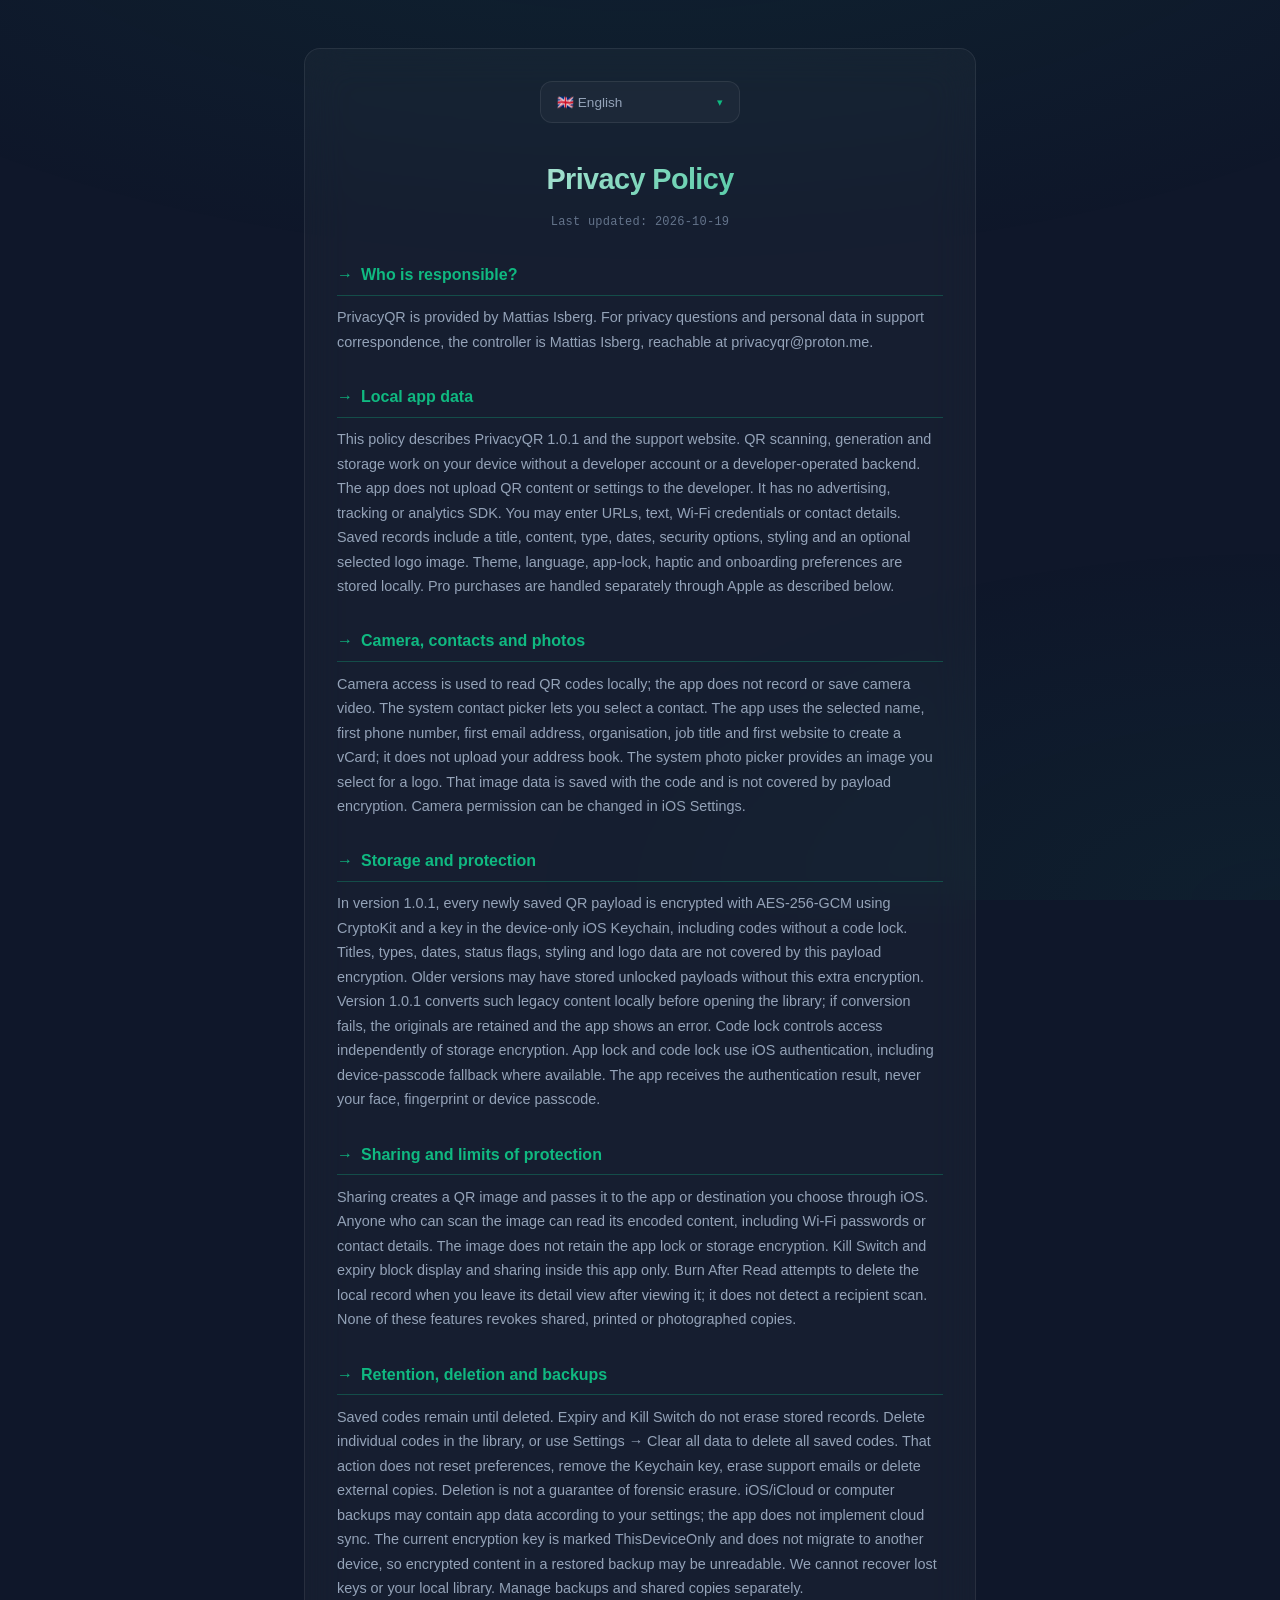
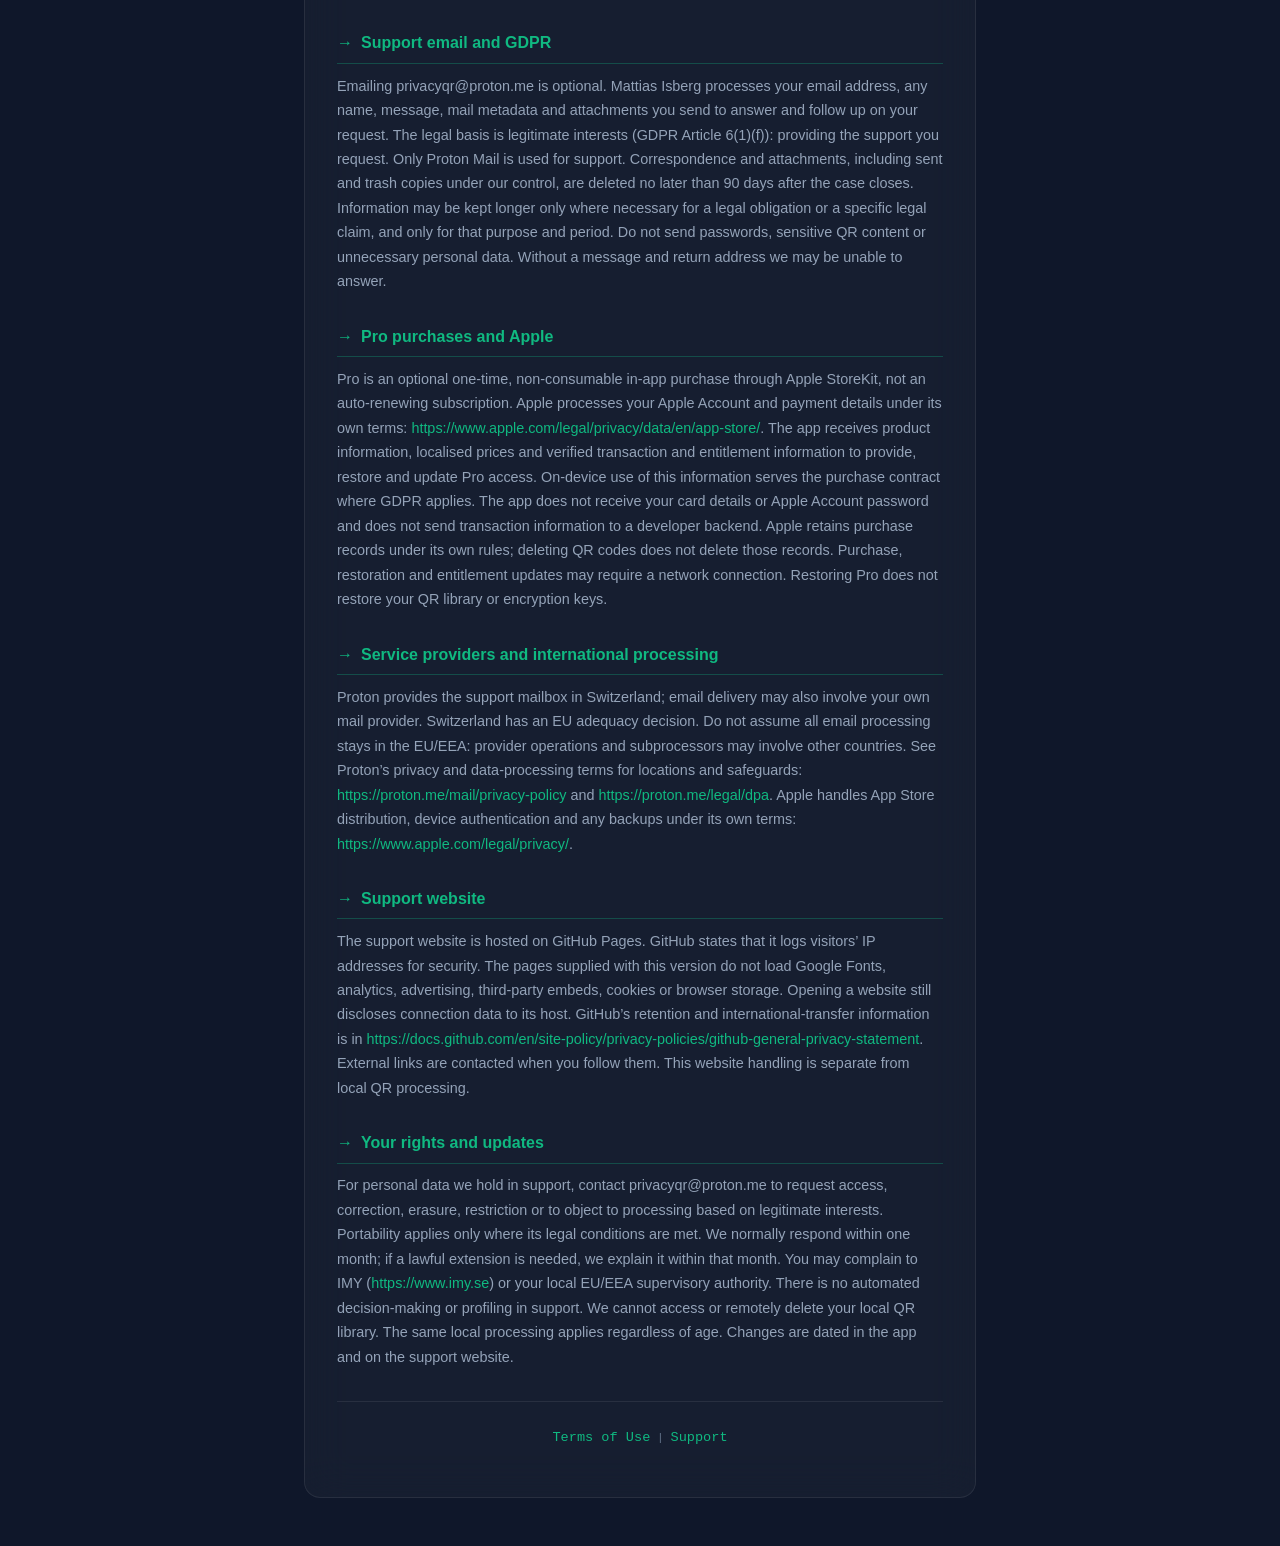
<file: privacy-policy.html>
<!DOCTYPE html>
<html lang="en">

<head>
    <meta charset="UTF-8">
    <meta name="viewport" content="width=device-width, initial-scale=1.0">
    <title>Privacy Policy – PrivacyQR</title>
    <style>
        :root {
            --trust-navy: #0F172A;
            --trust-navy-light: #1E293B;
            --secure-mint: #10B981;
            --secure-mint-glow: rgba(16, 185, 129, 0.15);
            --alert-coral: #F43F5E;
            --text-primary: #F1F5F9;
            --text-secondary: #94A3B8;
            --text-muted: #64748B;
            --surface: rgba(255, 255, 255, 0.03);
            --border: rgba(255, 255, 255, 0.08);
            --border-glow: rgba(16, 185, 129, 0.3);
        }

        * {
            margin: 0;
            padding: 0;
            box-sizing: border-box;
        }

        body {
            font-family: 'DM Sans', -apple-system, BlinkMacSystemFont, sans-serif;
            background: var(--trust-navy);
            color: var(--text-primary);
            min-height: 100vh;
            line-height: 1.7;
            overflow-x: hidden;
            overflow-wrap: anywhere;
        }

        .bg-pattern {
            position: fixed;
            top: 0;
            left: 0;
            right: 0;
            bottom: 0;
            background:
                radial-gradient(ellipse 80% 50% at 50% -20%, rgba(16, 185, 129, 0.08), transparent),
                radial-gradient(ellipse 60% 40% at 100% 100%, rgba(16, 185, 129, 0.05), transparent);
            pointer-events: none;
            z-index: 0;
        }

        .container {
            position: relative;
            z-index: 1;
            max-width: 720px;
            margin: 0 auto;
            padding: 3rem 1.5rem;
        }

        .card {
            background: var(--surface);
            border: 1px solid var(--border);
            border-radius: 16px;
            padding: 2rem;
            backdrop-filter: blur(20px);
            opacity: 0;
            animation: slideUp 0.6s ease 0.2s forwards;
        }

        /* Language Selector Dropdown */
        .lang-selector {
            display: flex;
            justify-content: center;
            margin-bottom: 2rem;
            position: relative;
            z-index: 100;
            opacity: 0;
            animation: fadeIn 0.6s ease 0.1s forwards;
        }

        .lang-dropdown {
            position: relative;
            width: 200px;
        }

        .lang-dropdown-trigger {
            width: 100%;
            padding: 0.75rem 1rem;
            background: var(--surface);
            border: 1px solid var(--border);
            border-radius: 12px;
            color: var(--text-secondary);
            font-family: 'DM Sans', sans-serif;
            font-size: 0.85rem;
            font-weight: 500;
            cursor: pointer;
            display: flex;
            align-items: center;
            justify-content: space-between;
            transition: all 0.3s ease;
            backdrop-filter: blur(10px);
        }

        .lang-dropdown-trigger:hover {
            border-color: var(--border-glow);
            background: rgba(255, 255, 255, 0.05);
        }

        .lang-dropdown-trigger .chevron {
            font-size: 0.7rem;
            transition: transform 0.3s ease;
            color: var(--secure-mint);
        }

        .lang-dropdown.active .lang-dropdown-trigger .chevron {
            transform: rotate(180deg);
        }

        .lang-dropdown-menu {
            position: absolute;
            top: calc(100% + 8px);
            left: 0;
            right: 0;
            background: rgba(15, 23, 42, 0.95);
            border: 1px solid var(--border);
            border-radius: 12px;
            overflow: hidden;
            display: none;
            flex-direction: column;
            backdrop-filter: blur(20px);
            box-shadow: 0 20px 40px rgba(0, 0, 0, 0.4);
            max-height: 300px;
            overflow-y: auto;
            z-index: 101;
        }

        .lang-dropdown.active .lang-dropdown-menu {
            display: flex;
        }

        .lang-option {
            padding: 0.75rem 1rem;
            font-size: 0.85rem;
            color: var(--text-secondary);
            cursor: pointer;
            transition: all 0.2s ease;
            display: flex;
            align-items: center;
            gap: 0.75rem;
        }

        .lang-option:hover {
            background: var(--secure-mint-glow);
            color: var(--secure-mint);
        }

        .lang-option.active {
            background: var(--secure-mint);
            color: var(--trust-navy);
            font-weight: 600;
        }

        /* Custom Scrollbar for dropdown */
        .lang-dropdown-menu::-webkit-scrollbar {
            width: 4px;
        }

        .lang-dropdown-menu::-webkit-scrollbar-track {
            background: transparent;
        }

        .lang-dropdown-menu::-webkit-scrollbar-thumb {
            background: var(--border);
            border-radius: 10px;
        }

        h1 {
            font-size: 1.8rem;
            font-weight: 700;
            letter-spacing: -0.02em;
            margin-bottom: 0.5rem;
            text-align: center;
            background: linear-gradient(135deg, var(--text-primary), var(--secure-mint));
            -webkit-background-clip: text;
            -webkit-text-fill-color: transparent;
            background-clip: text;
        }

        .subtitle {
            text-align: center;
            font-family: 'JetBrains Mono', monospace;
            color: var(--text-muted);
            margin-bottom: 1.5rem;
            font-size: 0.75rem;
            letter-spacing: 0.02em;
        }

        h2 {
            color: var(--secure-mint);
            font-size: 1rem;
            font-weight: 600;
            margin-top: 1.8rem;
            margin-bottom: 0.6rem;
            padding-bottom: 0.4rem;
            border-bottom: 1px solid var(--border-glow);
            display: flex;
            align-items: center;
            gap: 0.5rem;
        }

        h2::before {
            content: '→';
            font-weight: 700;
        }

        p {
            margin-bottom: 0.8rem;
            color: var(--text-secondary);
            font-size: 0.9rem;
            line-height: 1.7;
        }

        .highlight-box {
            background: var(--secure-mint-glow);
            border-left: 3px solid var(--secure-mint);
            padding: 1rem 1.2rem;
            margin: 1.2rem 0;
            border-radius: 0 10px 10px 0;
        }

        .highlight-box p {
            margin: 0;
            color: var(--secure-mint);
            font-weight: 600;
            font-size: 0.95rem;
        }

        ul {
            margin-left: 1.2rem;
            margin-bottom: 1rem;
            list-style: none;
        }

        li {
            margin-bottom: 0.4rem;
            color: var(--text-secondary);
            font-size: 0.9rem;
            position: relative;
            padding-left: 1rem;
        }

        li::before {
            content: '•';
            color: var(--secure-mint);
            position: absolute;
            left: 0;
            font-weight: bold;
        }

        .summary-table {
            width: 100%;
            margin: 1.2rem 0;
            border-collapse: collapse;
            font-size: 0.85rem;
        }

        .summary-table th,
        .summary-table td {
            padding: 0.7rem 0.5rem;
            text-align: left;
            border-bottom: 1px solid var(--border);
        }

        .summary-table th {
            color: var(--text-muted);
            font-weight: 500;
            font-size: 0.75rem;
            text-transform: uppercase;
            letter-spacing: 0.05em;
        }

        .status-no {
            color: var(--alert-coral);
            font-weight: 500;
        }

        .status-yes {
            color: var(--secure-mint);
            font-weight: 500;
        }

        .footer-links {
            margin-bottom: 1rem;
        }

        .footer-links a {
            color: var(--secure-mint);
            text-decoration: none;
            font-size: 0.85rem;
            font-weight: 500;
            transition: opacity 0.2s;
        }

        .footer-links a:hover {
            opacity: 0.8;
        }

        footer {
            text-align: center;
            margin-top: 2rem;
            padding-top: 1.5rem;
            border-top: 1px solid var(--border);
            font-family: 'JetBrains Mono', monospace;
            color: var(--text-muted);
            font-size: 0.7rem;
        }

        a {
            color: var(--secure-mint);
            text-decoration: none;
            font-weight: 500;
            transition: opacity 0.2s;
        }

        a:hover {
            opacity: 0.8;
        }

        .lang-content {
            display: none;
        }

        .lang-content.active {
            display: block;
        }

        @keyframes fadeIn {
            from {
                opacity: 0;
            }

            to {
                opacity: 1;
            }
        }

        @keyframes slideUp {
            from {
                opacity: 0;
                transform: translateY(20px);
            }

            to {
                opacity: 1;
                transform: translateY(0);
            }
        }

        @media (max-width: 480px) {
            .container {
                padding: 2rem 1rem;
            }

            h1 {
                font-size: 1.5rem;
            }

            .card {
                padding: 1.5rem;
            }
        }
    </style>
</head>

<body>
    <div class="bg-pattern"></div>
    <div class="container">
        <div class="card">
            <div class="lang-selector">
                <div class="lang-dropdown" id="langDropdown">
                    <button class="lang-dropdown-trigger" onclick="toggleLangMenu()">
                        <span id="currentLangDisplay">🇬🇧 English</span>
                        <span class="chevron">▾</span>
                    </button>
                    <div class="lang-dropdown-menu" id="langMenu">
                        <div class="lang-option" onclick="setLanguage('sv')">🇸🇪 Svenska</div>
                        <div class="lang-option active" onclick="setLanguage('en')">🇬🇧 English</div>
                        <div class="lang-option" onclick="setLanguage('de')">🇩🇪 Deutsch</div>
                        <div class="lang-option" onclick="setLanguage('fr')">🇫🇷 Français</div>
                        <div class="lang-option" onclick="setLanguage('da')">🇩🇰 Dansk</div>
                        <div class="lang-option" onclick="setLanguage('nb')">🇳🇴 Norsk</div>
                        <div class="lang-option" onclick="setLanguage('es')">🇪🇸 Español</div>
                        <div class="lang-option" onclick="setLanguage('it')">🇮🇹 Italiano</div>
                        <div class="lang-option" onclick="setLanguage('nl')">🇳🇱 Nederlands</div>
                        <div class="lang-option" onclick="setLanguage('pl')">🇵🇱 Polski</div>
                        <div class="lang-option" onclick="setLanguage('pt')">🇵🇹 Português</div>
                        <div class="lang-option" onclick="setLanguage('el')">🇬🇷 Ελληνικά</div>
                        <div class="lang-option" onclick="setLanguage('fi')">🇫🇮 Suomi</div>
                        <div class="lang-option" onclick="setLanguage('cs')">🇨🇿 Čeština</div>
                        <div class="lang-option" onclick="setLanguage('ro')">🇷🇴 Română</div>
                        <div class="lang-option" onclick="setLanguage('hu')">🇭🇺 Magyar</div>
                    </div>
                </div>
            </div>

            <!-- Swedish -->
            <!-- BEGIN GENERATED LEGAL -->
<section id="content-sv" lang="sv" class="lang-content">
<h1>Integritetspolicy</h1>
<p class="subtitle">Senast uppdaterad: 2026-10-19</p>
<h2>Vem ansvarar?</h2>
<p>PrivacyQR ges ut av Mattias Isberg. Personuppgiftsansvarig för supportkorrespondens är Mattias Isberg. Kontakta privacyqr@proton.me med frågor om integritet och personuppgifter.</p>
<h2>Appens lokala data</h2>
<p>Den här policyn beskriver PrivacyQR 1.0.1 och supportwebbplatsen. Skanning, generering och lagring av QR-koder fungerar på din enhet utan utvecklarkonto eller en backend hos utvecklaren. Appen laddar inte upp QR-innehåll eller inställningar till utvecklaren. Den har inga SDK:er för reklam, spårning eller analys. Du kan ange webbadresser, text, Wi-Fi-uppgifter och kontaktuppgifter. Sparade poster innehåller titel, innehåll, typ, datum, säkerhetsval, design och en eventuell vald logotypbild. Tema, språk, applås, haptik och onboardinginställningar sparas lokalt. Pro-köp hanteras separat genom Apple enligt nedan.</p>
<h2>Kamera, kontakter och bilder</h2>
<p>Kameran används för lokal QR-avläsning; appen spelar inte in eller sparar kameravideo. Med systemets kontaktväljare kan du välja en kontakt. Appen använder valt namn, första telefonnummer, första e-postadress, organisation, yrkestitel och första webbplats till ett vCard; din adressbok laddas inte upp. Systemets bildväljare ger appen den bild du väljer som logotyp. Bilddata sparas tillsammans med koden och omfattas inte av innehållskrypteringen. Kamerabehörigheten kan ändras i iOS-inställningarna.</p>
<h2>Lagring och skydd</h2>
<p>I version 1.0.1 krypteras allt nysparat QR-innehåll med AES-256-GCM via CryptoKit och en nyckel i den enhetsbundna iOS-nyckelringen, även för koder utan kodlås. Titlar, typer, datum, statusflaggor, design och logotypdata omfattas inte av innehållskrypteringen. Äldre versioner kan ha sparat olåst innehåll utan denna extra kryptering. Version 1.0.1 konverterar sådant äldre innehåll lokalt innan biblioteket öppnas; misslyckas konverteringen behålls originalen och appen visar ett fel. Kodlåset styr åtkomst oberoende av lagringskrypteringen. App- och kodlås använder iOS-autentisering, med enhetskod som reserv där det stöds. Appen får autentiseringsresultatet, aldrig ditt ansikte, fingeravtryck eller din enhetskod.</p>
<h2>Delning och skyddets begränsningar</h2>
<p>Vid delning skapas en QR-bild som lämnas till den app eller destination du väljer via iOS. Alla som kan skanna bilden kan läsa det kodade innehållet, även Wi-Fi-lösenord och kontaktuppgifter. Bilden behåller inte applåset eller lagringskrypteringen. Kill Switch och utgångsdatum stoppar bara visning och delning inne i appen. Burn After Read försöker radera den lokala posten när du lämnar detaljvyn efter att ha visat den; funktionen upptäcker inte en mottagares skanning. Ingen av funktionerna återkallar delade, utskrivna eller fotograferade kopior.</p>
<h2>Lagringstid, radering och säkerhetskopior</h2>
<p>Sparade koder ligger kvar tills de raderas. Utgångsdatum och Kill Switch raderar inte lagrade poster. Radera enskilda koder i biblioteket eller alla sparade koder via Inställningar → Rensa all data. Det återställer inte inställningar, tar inte bort nyckeln i nyckelringen och raderar inte supportmejl eller externa kopior. Radering garanterar inte forensisk utplåning. Säkerhetskopior i iOS/iCloud eller på en dator kan innehålla appdata beroende på dina inställningar; appen har ingen molnsynk. Den nuvarande krypteringsnyckeln är märkt ThisDeviceOnly och flyttas inte till en annan enhet. Krypterat innehåll i en återställd säkerhetskopia kan därför bli oläsbart. Vi kan inte återställa förlorade nycklar eller ditt lokala bibliotek. Hantera säkerhetskopior och delade kopior separat.</p>
<h2>Supportmejl och GDPR</h2>
<p>Det är frivilligt att mejla privacyqr@proton.me. Mattias Isberg behandlar din e-postadress, eventuellt namn, meddelande, mejlmetadata och bilagor för att svara och följa upp ditt ärende. Rättslig grund är berättigat intresse (GDPR artikel 6.1 f): att ge den support du efterfrågar. Endast Proton Mail används för support. Korrespondens och bilagor, inklusive kopior i skickat och papperskorg som vi kontrollerar, raderas senast 90 dagar efter att ärendet avslutats. Uppgifter får sparas längre bara när det behövs för en rättslig skyldighet eller ett konkret rättsligt anspråk, och bara för det ändamålet och den tiden. Skicka inte lösenord, känsligt QR-innehåll eller onödiga personuppgifter. Utan meddelande och svarsadress kan vi sakna möjlighet att svara.</p>
<h2>Pro-köp och Apple</h2>
<p>Pro är ett frivilligt engångsköp som inte förbrukas, genom Apple StoreKit, inte en automatiskt förnyad prenumeration. Apple behandlar ditt Apple-konto och dina betalningsuppgifter enligt egna villkor: <a href="https://www.apple.com/legal/privacy/data/en/app-store/">https://www.apple.com/legal/privacy/data/en/app-store/</a>. Appen får produktinformation, lokalanpassade priser och verifierad transaktions- och rättighetsinformation för att tillhandahålla, återställa och uppdatera Pro-åtkomst. Användningen av dessa uppgifter på enheten behövs för köpeavtalet där GDPR gäller. Appen får inte dina kortuppgifter eller lösenordet till ditt Apple-konto och skickar inte transaktionsuppgifter till någon backend hos utvecklaren. Apple sparar köpuppgifter enligt egna regler; radering av QR-koder raderar inte dessa uppgifter. Köp, återställning och rättighetsuppdateringar kan kräva internet. Återställning av Pro återställer inte QR-biblioteket eller krypteringsnycklarna.</p>
<h2>Tjänsteleverantörer och internationell behandling</h2>
<p>Proton tillhandahåller supportbrevlådan i Schweiz; även din egen mejlleverantör kan delta i leveransen. Schweiz har ett EU-beslut om adekvat skyddsnivå. Utgå inte från att all mejlbehandling stannar inom EU/EES: leverantörers verksamhet och underleverantörer kan omfatta andra länder. Se Protons integritets- och personuppgiftsbiträdesvillkor för platser och skyddsåtgärder: <a href="https://proton.me/mail/privacy-policy">https://proton.me/mail/privacy-policy</a> och <a href="https://proton.me/legal/dpa">https://proton.me/legal/dpa</a>. Apple hanterar App Store-distribution, enhetsautentisering och eventuella säkerhetskopior enligt egna villkor: <a href="https://www.apple.com/legal/privacy/">https://www.apple.com/legal/privacy/</a>.</p>
<h2>Supportwebbplatsen</h2>
<p>Supportwebbplatsen ligger på GitHub Pages. GitHub uppger att besökares IP-adresser loggas för säkerhetsändamål. Sidorna som följer med denna version laddar inte Google Fonts, analys, reklam, externa inbäddningar, kakor eller webbläsarlagring. Ett webbplatsbesök lämnar ändå anslutningsuppgifter till värden. GitHubs information om lagring och internationella överföringar finns på <a href="https://docs.github.com/en/site-policy/privacy-policies/github-general-privacy-statement">https://docs.github.com/en/site-policy/privacy-policies/github-general-privacy-statement</a>. Externa länkar kontaktas när du följer dem. Webbplatsens hantering är skild från lokal QR-behandling.</p>
<h2>Dina rättigheter och ändringar</h2>
<p>För personuppgifter som vi har i supporten kan du kontakta privacyqr@proton.me för tillgång, rättelse, radering, begränsning eller invändning mot behandling som stöds på berättigat intresse. Dataportabilitet gäller bara när lagens villkor är uppfyllda. Vi svarar normalt inom en månad; behövs en tillåten förlängning förklarar vi den inom samma månad. Du kan klaga hos IMY (<a href="https://www.imy.se">https://www.imy.se</a>) eller din lokala tillsynsmyndighet i EU/EES. Supporten använder inte automatiserat beslutsfattande eller profilering. Vi kan inte komma åt eller fjärradera ditt lokala QR-bibliotek. Samma lokala behandling gäller oavsett ålder. Ändringar dateras i appen och på supportwebbplatsen.</p>
<footer class="footer-links">
<a href="terms-of-service.html#sv" lang="sv">Användarvillkor</a> | <a href="index.html#sv" lang="sv">Support</a>
</footer></section>
<section id="content-en" lang="en" class="lang-content active">
<h1>Privacy Policy</h1>
<p class="subtitle">Last updated: 2026-10-19</p>
<h2>Who is responsible?</h2>
<p>PrivacyQR is provided by Mattias Isberg. For privacy questions and personal data in support correspondence, the controller is Mattias Isberg, reachable at privacyqr@proton.me.</p>
<h2>Local app data</h2>
<p>This policy describes PrivacyQR 1.0.1 and the support website. QR scanning, generation and storage work on your device without a developer account or a developer-operated backend. The app does not upload QR content or settings to the developer. It has no advertising, tracking or analytics SDK. You may enter URLs, text, Wi-Fi credentials or contact details. Saved records include a title, content, type, dates, security options, styling and an optional selected logo image. Theme, language, app-lock, haptic and onboarding preferences are stored locally. Pro purchases are handled separately through Apple as described below.</p>
<h2>Camera, contacts and photos</h2>
<p>Camera access is used to read QR codes locally; the app does not record or save camera video. The system contact picker lets you select a contact. The app uses the selected name, first phone number, first email address, organisation, job title and first website to create a vCard; it does not upload your address book. The system photo picker provides an image you select for a logo. That image data is saved with the code and is not covered by payload encryption. Camera permission can be changed in iOS Settings.</p>
<h2>Storage and protection</h2>
<p>In version 1.0.1, every newly saved QR payload is encrypted with AES-256-GCM using CryptoKit and a key in the device-only iOS Keychain, including codes without a code lock. Titles, types, dates, status flags, styling and logo data are not covered by this payload encryption. Older versions may have stored unlocked payloads without this extra encryption. Version 1.0.1 converts such legacy content locally before opening the library; if conversion fails, the originals are retained and the app shows an error. Code lock controls access independently of storage encryption. App lock and code lock use iOS authentication, including device-passcode fallback where available. The app receives the authentication result, never your face, fingerprint or device passcode.</p>
<h2>Sharing and limits of protection</h2>
<p>Sharing creates a QR image and passes it to the app or destination you choose through iOS. Anyone who can scan the image can read its encoded content, including Wi-Fi passwords or contact details. The image does not retain the app lock or storage encryption. Kill Switch and expiry block display and sharing inside this app only. Burn After Read attempts to delete the local record when you leave its detail view after viewing it; it does not detect a recipient scan. None of these features revokes shared, printed or photographed copies.</p>
<h2>Retention, deletion and backups</h2>
<p>Saved codes remain until deleted. Expiry and Kill Switch do not erase stored records. Delete individual codes in the library, or use Settings → Clear all data to delete all saved codes. That action does not reset preferences, remove the Keychain key, erase support emails or delete external copies. Deletion is not a guarantee of forensic erasure. iOS/iCloud or computer backups may contain app data according to your settings; the app does not implement cloud sync. The current encryption key is marked ThisDeviceOnly and does not migrate to another device, so encrypted content in a restored backup may be unreadable. We cannot recover lost keys or your local library. Manage backups and shared copies separately.</p>
<h2>Support email and GDPR</h2>
<p>Emailing privacyqr@proton.me is optional. Mattias Isberg processes your email address, any name, message, mail metadata and attachments you send to answer and follow up on your request. The legal basis is legitimate interests (GDPR Article 6(1)(f)): providing the support you request. Only Proton Mail is used for support. Correspondence and attachments, including sent and trash copies under our control, are deleted no later than 90 days after the case closes. Information may be kept longer only where necessary for a legal obligation or a specific legal claim, and only for that purpose and period. Do not send passwords, sensitive QR content or unnecessary personal data. Without a message and return address we may be unable to answer.</p>
<h2>Pro purchases and Apple</h2>
<p>Pro is an optional one-time, non-consumable in-app purchase through Apple StoreKit, not an auto-renewing subscription. Apple processes your Apple Account and payment details under its own terms: <a href="https://www.apple.com/legal/privacy/data/en/app-store/">https://www.apple.com/legal/privacy/data/en/app-store/</a>. The app receives product information, localised prices and verified transaction and entitlement information to provide, restore and update Pro access. On-device use of this information serves the purchase contract where GDPR applies. The app does not receive your card details or Apple Account password and does not send transaction information to a developer backend. Apple retains purchase records under its own rules; deleting QR codes does not delete those records. Purchase, restoration and entitlement updates may require a network connection. Restoring Pro does not restore your QR library or encryption keys.</p>
<h2>Service providers and international processing</h2>
<p>Proton provides the support mailbox in Switzerland; email delivery may also involve your own mail provider. Switzerland has an EU adequacy decision. Do not assume all email processing stays in the EU/EEA: provider operations and subprocessors may involve other countries. See Proton’s privacy and data-processing terms for locations and safeguards: <a href="https://proton.me/mail/privacy-policy">https://proton.me/mail/privacy-policy</a> and <a href="https://proton.me/legal/dpa">https://proton.me/legal/dpa</a>. Apple handles App Store distribution, device authentication and any backups under its own terms: <a href="https://www.apple.com/legal/privacy/">https://www.apple.com/legal/privacy/</a>.</p>
<h2>Support website</h2>
<p>The support website is hosted on GitHub Pages. GitHub states that it logs visitors’ IP addresses for security. The pages supplied with this version do not load Google Fonts, analytics, advertising, third-party embeds, cookies or browser storage. Opening a website still discloses connection data to its host. GitHub’s retention and international-transfer information is in <a href="https://docs.github.com/en/site-policy/privacy-policies/github-general-privacy-statement">https://docs.github.com/en/site-policy/privacy-policies/github-general-privacy-statement</a>. External links are contacted when you follow them. This website handling is separate from local QR processing.</p>
<h2>Your rights and updates</h2>
<p>For personal data we hold in support, contact privacyqr@proton.me to request access, correction, erasure, restriction or to object to processing based on legitimate interests. Portability applies only where its legal conditions are met. We normally respond within one month; if a lawful extension is needed, we explain it within that month. You may complain to IMY (<a href="https://www.imy.se">https://www.imy.se</a>) or your local EU/EEA supervisory authority. There is no automated decision-making or profiling in support. We cannot access or remotely delete your local QR library. The same local processing applies regardless of age. Changes are dated in the app and on the support website.</p>
<footer class="footer-links">
<a href="terms-of-service.html#en" lang="en">Terms of Use</a> | <a href="index.html#en" lang="en">Support</a>
</footer></section>
<section id="content-de" lang="de" class="lang-content">
<h1>Datenschutzerklärung</h1>
<p class="subtitle">Zuletzt aktualisiert: 2026-10-19</p>
<h2>Wer ist verantwortlich?</h2>
<p>PrivacyQR wird von Mattias Isberg bereitgestellt. Bei Fragen zum Datenschutz und zu personenbezogenen Daten in der Support-Korrespondenz ist Mattias Isberg der Verantwortliche. Er ist unter privacyqr@proton.me erreichbar.</p>
<h2>Lokale App-Daten</h2>
<p>Diese Richtlinie beschreibt PrivacyQR 1.0.1 und die Support-Website. QR-Codes scannen, erstellen und speichern funktioniert auf Ihrem Gerät ohne Entwicklerkonto und ohne vom Entwickler betriebenes Backend. Die App lädt weder QR-Inhalte noch Einstellungen zum Entwickler hoch. Sie enthält keine Werbe-, Tracking- oder Analyse-SDKs. Sie können URLs, Text, WLAN-Zugangsdaten oder Kontaktdaten eingeben. Gespeicherte Einträge enthalten Titel, Inhalt, Typ, Datumsangaben, Sicherheitsoptionen, Gestaltung und optional ein ausgewähltes Logo-Bild. Einstellungen für Design, Sprache, App-Sperre, Haptik und Einführung werden lokal gespeichert. Pro-Käufe werden separat über Apple abgewickelt, wie unten beschrieben.</p>
<h2>Kamera, Kontakte und Fotos</h2>
<p>Der Kamerazugriff wird verwendet, um QR-Codes lokal zu lesen; die App zeichnet keine Kameravideos auf und speichert sie nicht. Mit der systemeigenen Kontaktauswahl können Sie einen Kontakt auswählen. Die App verwendet den ausgewählten Namen, die erste Telefonnummer, die erste E-Mail-Adresse, Organisation, Berufsbezeichnung und erste Website, um eine vCard zu erstellen; Ihr Adressbuch wird nicht hochgeladen. Mit der systemeigenen Fotoauswahl wählen Sie ein Bild für ein Logo aus. Diese Bilddaten werden mit dem Code gespeichert und sind nicht durch die Payload-Verschlüsselung geschützt. Die Kameraberechtigung kann in den iOS-Einstellungen geändert werden.</p>
<h2>Speicherung und Schutz</h2>
<p>In Version 1.0.1 wird jede neu gespeicherte QR-Payload mit AES-256-GCM über CryptoKit und einem Schlüssel im nur auf diesem Gerät verfügbaren iOS-Schlüsselbund verschlüsselt, auch bei Codes ohne Code-Sperre. Titel, Typen, Datumsangaben, Statuskennzeichen, Gestaltung und Logodaten sind nicht von dieser Payload-Verschlüsselung erfasst. Ältere Versionen können ungesperrte Payloads ohne diese zusätzliche Verschlüsselung gespeichert haben. Version 1.0.1 konvertiert solche älteren Inhalte lokal, bevor die Bibliothek geöffnet wird; schlägt die Konvertierung fehl, bleiben die Originale erhalten und die App zeigt einen Fehler an. Die Code-Sperre steuert den Zugriff unabhängig von der Speicher-Verschlüsselung. App- und Code-Sperre verwenden die iOS-Authentifizierung, einschließlich Gerätecode als Fallback, sofern verfügbar. Die App erhält das Authentifizierungsergebnis, niemals Ihr Gesicht, Ihren Fingerabdruck oder Gerätecode.</p>
<h2>Teilen und Grenzen des Schutzes</h2>
<p>Beim Teilen wird ein QR-Bild erstellt und über iOS an die von Ihnen ausgewählte App oder das gewählte Ziel übergeben. Jeder, der das Bild scannen kann, kann den darin codierten Inhalt lesen, einschließlich WLAN-Passwörtern oder Kontaktdaten. Das Bild übernimmt weder die App-Sperre noch die Speicherverschlüsselung. Kill Switch und Ablaufdatum blockieren die Anzeige und das Teilen ausschließlich innerhalb dieser App. Burn After Read versucht, den lokalen Eintrag zu löschen, wenn Sie nach dem Ansehen dessen Detailansicht verlassen; ein Scan durch einen Empfänger wird nicht erkannt. Keine dieser Funktionen widerruft geteilte, gedruckte oder fotografierte Kopien.</p>
<h2>Aufbewahrung, Löschung und Backups</h2>
<p>Gespeicherte Codes bleiben erhalten, bis sie gelöscht werden. Ablaufdatum und Kill Switch löschen keine gespeicherten Einträge. Löschen Sie einzelne Codes in der Bibliothek oder verwenden Sie Einstellungen → Alle Daten löschen, um alle gespeicherten Codes zu löschen. Dabei werden weder Einstellungen zurückgesetzt noch der Schlüssel im Schlüsselbund entfernt, Support-E-Mails gelöscht oder externe Kopien entfernt. Eine Löschung garantiert keine forensische Löschung. iOS-/iCloud- oder Computer-Backups können Ihren Einstellungen entsprechend App-Daten enthalten; die App bietet keine Cloud-Synchronisierung. Der aktuelle Verschlüsselungsschlüssel ist mit ThisDeviceOnly markiert und wird nicht auf ein anderes Gerät übertragen. Daher können verschlüsselte Inhalte in einem wiederhergestellten Backup unlesbar sein. Wir können verlorene Schlüssel oder Ihre lokale Bibliothek nicht wiederherstellen. Verwalten Sie Backups und geteilte Kopien separat.</p>
<h2>Support-E-Mail und DSGVO</h2>
<p>Eine E-Mail an privacyqr@proton.me zu senden ist freiwillig. Mattias Isberg verarbeitet Ihre E-Mail-Adresse, einen gegebenenfalls angegebenen Namen, Ihre Nachricht, E-Mail-Metadaten und Anhänge, die Sie zur Beantwortung und Nachverfolgung Ihres Anliegens senden. Rechtsgrundlage sind berechtigte Interessen (DSGVO-Artikel 6(1)(f)): die Bereitstellung des von Ihnen angeforderten Supports. Für den Support wird ausschließlich Proton Mail verwendet. Korrespondenz und Anhänge, einschließlich gesendeter und Papierkorb-Kopien unter unserer Kontrolle, werden spätestens 90 Tage nach Abschluss des Falls gelöscht. Informationen werden nur dann länger aufbewahrt, wenn dies für eine gesetzliche Verpflichtung oder einen konkreten Rechtsanspruch erforderlich ist, und nur für diesen Zweck und Zeitraum. Senden Sie keine Passwörter, vertraulichen QR-Inhalte oder unnötigen personenbezogenen Daten. Ohne Nachricht und Absenderadresse können wir möglicherweise nicht antworten.</p>
<h2>Pro-Käufe und Apple</h2>
<p>Pro ist ein optionaler einmaliger, nicht verbrauchbarer In-App-Kauf über Apple StoreKit und kein automatisch verlängerndes Abonnement. Apple verarbeitet Ihren Apple Account und Zahlungsdaten gemäß den eigenen Bedingungen: <a href="https://www.apple.com/legal/privacy/data/en/app-store/">https://www.apple.com/legal/privacy/data/en/app-store/</a>. Die App erhält Produktinformationen, lokalisierte Preise sowie verifizierte Transaktions- und Anspruchsinformationen, um den Pro-Zugang bereitzustellen, wiederherzustellen und zu aktualisieren. Soweit die DSGVO gilt, dient die Nutzung dieser Informationen auf dem Gerät der Durchführung des Kaufvertrags. Die App erhält weder Ihre Kartendaten noch Ihr Apple-Account-Passwort und sendet keine Transaktionsinformationen an ein Entwickler-Backend. Apple bewahrt Kaufdaten nach eigenen Regeln auf; das Löschen von QR-Codes löscht diese Daten nicht. Kauf, Wiederherstellung und Aktualisierungen des Anspruchs können eine Netzwerkverbindung erfordern. Durch die Wiederherstellung von Pro werden weder Ihre QR-Bibliothek noch Ihre Verschlüsselungsschlüssel wiederhergestellt.</p>
<h2>Dienstleister und internationale Verarbeitung</h2>
<p>Proton stellt das Support-Postfach in der Schweiz bereit; an der E-Mail-Zustellung kann auch Ihr eigener E-Mail-Anbieter beteiligt sein. Für die Schweiz besteht ein Angemessenheitsbeschluss der EU. Gehen Sie nicht davon aus, dass die gesamte E-Mail-Verarbeitung in der EU/im EWR stattfindet: Anbieterbetrieb und Unterauftragsverarbeiter können weitere Länder einbeziehen. Informationen zu Standorten und Schutzmaßnahmen finden Sie in Protons Datenschutz- und Auftragsverarbeitungsbedingungen: <a href="https://proton.me/mail/privacy-policy">https://proton.me/mail/privacy-policy</a> und <a href="https://proton.me/legal/dpa">https://proton.me/legal/dpa</a>. Apple ist gemäß den eigenen Bedingungen für App-Store-Vertrieb, Geräteauthentifizierung und etwaige Backups zuständig: <a href="https://www.apple.com/legal/privacy/">https://www.apple.com/legal/privacy/</a>.</p>
<h2>Support-Website</h2>
<p>Die Support-Website wird auf GitHub Pages gehostet. GitHub gibt an, IP-Adressen von Besuchern aus Sicherheitsgründen zu protokollieren. Die mit dieser Version bereitgestellten Seiten laden weder Google Fonts noch Analyse- oder Werbedienste, Einbettungen Dritter, Cookies oder Browser-Speicher. Beim Öffnen einer Website werden dennoch Verbindungsdaten an deren Host übermittelt. Informationen von GitHub zur Aufbewahrung und internationalen Übermittlung finden Sie unter <a href="https://docs.github.com/en/site-policy/privacy-policies/github-general-privacy-statement">https://docs.github.com/en/site-policy/privacy-policies/github-general-privacy-statement</a>. Externe Links werden kontaktiert, wenn Sie ihnen folgen. Diese Verarbeitung auf der Website ist von der lokalen QR-Verarbeitung getrennt.</p>
<h2>Ihre Rechte und Aktualisierungen</h2>
<p>Bei personenbezogenen Daten, die wir im Rahmen des Supports speichern, können Sie unter privacyqr@proton.me Auskunft, Berichtigung, Löschung oder Einschränkung verlangen oder einer Verarbeitung auf Grundlage berechtigter Interessen widersprechen. Das Recht auf Datenübertragbarkeit gilt nur, wenn dessen gesetzliche Voraussetzungen erfüllt sind. Normalerweise antworten wir innerhalb eines Monats; ist eine gesetzlich zulässige Verlängerung erforderlich, erklären wir dies innerhalb dieses Monats. Sie können sich bei der IMY (<a href="https://www.imy.se">https://www.imy.se</a>) oder Ihrer örtlichen Aufsichtsbehörde in der EU/im EWR beschweren. Im Support gibt es keine automatisierte Entscheidungsfindung oder Profilbildung. Wir können nicht auf Ihre lokale QR-Bibliothek zugreifen oder sie aus der Ferne löschen. Dieselbe lokale Verarbeitung gilt unabhängig vom Alter. Änderungen werden in der App und auf der Support-Website mit Datum versehen.</p>
<footer class="footer-links">
<a href="terms-of-service.html#de" lang="de">Nutzungsbedingungen</a> | <a href="index.html#de" lang="de">Support</a>
</footer></section>
<section id="content-fr" lang="fr" class="lang-content">
<h1>Politique de confidentialité</h1>
<p class="subtitle">Dernière mise à jour : 2026-10-19</p>
<h2>Qui est responsable ?</h2>
<p>PrivacyQR est fourni par Mattias Isberg. Pour toute question relative à la confidentialité et aux données personnelles échangées dans le cadre de l’assistance, le responsable du traitement est Mattias Isberg, joignable à privacyqr@proton.me.</p>
<h2>Données locales de l’application</h2>
<p>La présente politique décrit PrivacyQR 1.0.1 et le site Web d’assistance. La lecture, la création et le stockage de codes QR fonctionnent sur votre appareil, sans compte développeur ni serveur géré par le développeur. L’application ne transmet au développeur ni le contenu des QR codes ni les réglages. Elle ne comporte aucun SDK de publicité, de suivi ou d’analyse. Vous pouvez saisir des URL, du texte, des identifiants Wi-Fi ou des coordonnées. Les enregistrements sauvegardés comprennent un titre, un contenu, un type, des dates, des options de sécurité, une mise en forme et, éventuellement, une image de logo sélectionnée. Les préférences de thème, de langue, de verrouillage de l’application, de retour haptique et de présentation sont stockées localement. Les achats Pro sont traités séparément par Apple, comme indiqué ci-dessous.</p>
<h2>Caméra, contacts et photos</h2>
<p>L’accès à la caméra sert à lire les codes QR localement ; l’application n’enregistre ni ne sauvegarde de vidéo. Le sélecteur de contacts du système vous permet de choisir un contact. L’application utilise le nom sélectionné, le premier numéro de téléphone, la première adresse e-mail, l’organisation, le poste et le premier site Web pour créer une vCard ; elle ne téléverse pas votre carnet d’adresses. Le sélecteur de photos du système fournit l’image que vous choisissez comme logo. Les données de cette image sont enregistrées avec le code et ne sont pas couvertes par le chiffrement de la charge utile. Vous pouvez modifier l’autorisation d’accès à la caméra dans les réglages d’iOS.</p>
<h2>Stockage et protection</h2>
<p>Dans la version 1.0.1, chaque charge utile QR nouvellement sauvegardée est chiffrée avec AES-256-GCM à l’aide de CryptoKit et d’une clé du trousseau iOS limitée à l’appareil, y compris pour les codes sans verrouillage. Les titres, types, dates, indicateurs d’état, mises en forme et données de logo ne sont pas couverts par ce chiffrement de la charge utile. Les anciennes versions ont pu stocker des charges utiles déverrouillées sans ce chiffrement supplémentaire. La version 1.0.1 convertit localement ces anciens contenus avant l’ouverture de la bibliothèque ; si la conversion échoue, les originaux sont conservés et l’application affiche une erreur. Le verrouillage du code contrôle l’accès indépendamment du chiffrement du stockage. Le verrouillage de l’application et des codes utilise l’authentification iOS, avec le code de l’appareil comme solution de repli lorsque cette option est disponible. L’application reçoit le résultat de l’authentification, jamais votre visage, votre empreinte digitale ni le code de votre appareil.</p>
<h2>Partage et limites de la protection</h2>
<p>Le partage crée une image QR et la transmet, via iOS, à l’application ou à la destination de votre choix. Toute personne capable de scanner l’image peut lire son contenu encodé, y compris les mots de passe Wi-Fi ou les coordonnées. L’image ne conserve ni le verrouillage de l’application ni le chiffrement du stockage. Kill Switch et l’expiration bloquent l’affichage et le partage uniquement dans cette application. Burn After Read tente de supprimer l’enregistrement local lorsque vous quittez sa vue détaillée après l’avoir consultée ; cette fonction ne détecte pas le scan effectué par un destinataire. Aucune de ces fonctionnalités ne révoque les copies partagées, imprimées ou photographiées.</p>
<h2>Conservation, suppression et sauvegardes</h2>
<p>Les codes sauvegardés sont conservés jusqu’à leur suppression. L’expiration et Kill Switch n’effacent pas les enregistrements stockés. Vous pouvez supprimer des codes individuellement dans la bibliothèque ou utiliser Réglages → Effacer toutes les données pour supprimer tous les codes sauvegardés. Cette action ne réinitialise pas les préférences, ne supprime pas la clé du trousseau, n’efface pas les e-mails d’assistance et ne supprime pas les copies externes. La suppression ne garantit pas un effacement irréversible des données. Selon vos réglages, les sauvegardes iOS/iCloud ou celles de votre ordinateur peuvent contenir des données de l’application ; celle-ci ne met pas en œuvre de synchronisation dans le cloud. La clé de chiffrement actuelle porte l’attribut ThisDeviceOnly et n’est pas transférée vers un autre appareil ; le contenu chiffré d’une sauvegarde restaurée peut donc être illisible. Nous ne pouvons pas récupérer les clés perdues ni votre bibliothèque locale. Gérez séparément les sauvegardes et les copies partagées.</p>
<h2>E-mail d’assistance et RGPD</h2>
<p>Vous pouvez écrire à privacyqr@proton.me, mais cela reste facultatif. Pour répondre à votre demande et en assurer le suivi, Mattias Isberg traite votre adresse e-mail, tout nom communiqué, votre message, les métadonnées du courriel et les pièces jointes que vous envoyez. La base juridique est l’intérêt légitime (article 6(1)(f) du RGPD) : fournir l’assistance que vous demandez. Seul Proton Mail est utilisé pour l’assistance. Les échanges et pièces jointes, y compris les copies des messages envoyés et de la corbeille que nous contrôlons, sont supprimés au plus tard 90 jours après la clôture du dossier. Les informations ne peuvent être conservées plus longtemps que si cela est nécessaire pour respecter une obligation légale ou traiter une réclamation juridique précise, et uniquement pour cette finalité et pendant la durée nécessaire. N’envoyez ni mots de passe, ni contenu QR sensible, ni données personnelles superflues. Sans message et adresse de réponse, il se peut que nous ne puissions pas vous répondre.</p>
<h2>Achats Pro et Apple</h2>
<p>Pro est un achat intégré facultatif, unique et non consommable via Apple StoreKit ; il ne s’agit pas d’un abonnement à renouvellement automatique. Apple traite votre compte Apple et vos données de paiement selon ses propres conditions : <a href="https://www.apple.com/legal/privacy/data/en/app-store/">https://www.apple.com/legal/privacy/data/en/app-store/</a>. L’application reçoit des informations sur le produit, les prix localisés ainsi que des informations vérifiées sur les transactions et les droits d’accès afin de fournir, restaurer et mettre à jour l’accès Pro. Lorsque le RGPD s’applique, l’utilisation de ces informations sur l’appareil sert à l’exécution du contrat d’achat. L’application ne reçoit ni les données de votre carte ni le mot de passe de votre compte Apple et n’envoie aucune information de transaction à un serveur du développeur. Apple conserve les données d’achat selon ses propres règles ; la suppression des codes QR ne supprime pas ces données. L’achat, la restauration et les mises à jour des droits d’accès peuvent nécessiter une connexion réseau. La restauration de Pro ne restaure ni votre bibliothèque QR ni vos clés de chiffrement.</p>
<h2>Prestataires et traitement international</h2>
<p>Proton fournit la boîte aux lettres d’assistance en Suisse ; l’acheminement des e-mails peut également faire intervenir votre propre fournisseur de messagerie. La Suisse bénéficie d’une décision d’adéquation de l’UE. Ne supposez pas que tous les traitements des e-mails restent dans l’UE/EEE : les activités du fournisseur et de ses sous-traitants peuvent impliquer d’autres pays. Consultez les règles de confidentialité et les conditions de traitement des données de Proton concernant les lieux et les garanties : <a href="https://proton.me/mail/privacy-policy">https://proton.me/mail/privacy-policy</a> et <a href="https://proton.me/legal/dpa">https://proton.me/legal/dpa</a>. Apple gère la distribution sur l’App Store, l’authentification de l’appareil et les éventuelles sauvegardes selon ses propres conditions : <a href="https://www.apple.com/legal/privacy/">https://www.apple.com/legal/privacy/</a>.</p>
<h2>Site Web d’assistance</h2>
<p>Le site Web d’assistance est hébergé sur GitHub Pages. GitHub indique consigner les adresses IP des visiteurs à des fins de sécurité. Les pages fournies avec cette version ne chargent ni Google Fonts, ni outils d’analyse ou publicités, ni contenus intégrés de tiers, ni cookies, ni données dans le stockage du navigateur. La consultation d’un site Web communique néanmoins des données de connexion à son hébergeur. Les informations de GitHub sur la conservation et les transferts internationaux figurent à l’adresse <a href="https://docs.github.com/en/site-policy/privacy-policies/github-general-privacy-statement">https://docs.github.com/en/site-policy/privacy-policies/github-general-privacy-statement</a>. Les liens externes sont contactés lorsque vous les suivez. Le traitement lié à ce site est distinct du traitement local des codes QR.</p>
<h2>Vos droits et mises à jour</h2>
<p>Pour exercer vos droits sur les données personnelles que nous détenons dans le cadre de l’assistance, écrivez à privacyqr@proton.me afin de demander l’accès, la rectification, l’effacement ou la limitation du traitement, ou de vous opposer à un traitement fondé sur l’intérêt légitime. Le droit à la portabilité s’applique uniquement lorsque ses conditions légales sont réunies. Nous répondons normalement dans un délai d’un mois ; si une prolongation légale est nécessaire, nous vous l’expliquons dans ce même délai. Vous pouvez déposer une réclamation auprès de l’IMY (<a href="https://www.imy.se">https://www.imy.se</a>) ou de l’autorité de contrôle compétente de votre pays dans l’UE/EEE. Aucun processus de décision automatisée ni profilage n’est utilisé pour l’assistance. Nous ne pouvons ni accéder à votre bibliothèque QR locale ni la supprimer à distance. Le même traitement local s’applique quel que soit l’âge. Les modifications sont datées dans l’application et sur le site Web d’assistance.</p>
<footer class="footer-links">
<a href="terms-of-service.html#fr" lang="fr">Conditions d’utilisation</a> | <a href="index.html#fr" lang="fr">Assistance</a>
</footer></section>
<section id="content-da" lang="da" class="lang-content">
<h1>Privatlivspolitik</h1>
<p class="subtitle">Senest opdateret: 2026-10-19</p>
<h2>Hvem er ansvarlig?</h2>
<p>PrivacyQR leveres af Mattias Isberg. Ved spørgsmål om privatliv og personoplysninger i supportkorrespondance er Mattias Isberg dataansvarlig og kan kontaktes på privacyqr@proton.me.</p>
<h2>Lokale appdata</h2>
<p>Denne politik beskriver PrivacyQR 1.0.1 og supportwebstedet. QR-scanning, oprettelse og lagring fungerer på din enhed uden en udviklerkonto eller en backend, der drives af udvikleren. Appen uploader ikke QR-indhold eller indstillinger til udvikleren. Den har ingen SDK’er til annoncering, sporing eller analyse. Du kan indtaste URL’er, tekst, Wi-Fi-oplysninger eller kontaktoplysninger. Gemte poster omfatter en titel, indhold, type, datoer, sikkerhedsvalg, udseende og et eventuelt valgt logobillede. Tema-, sprog-, applås-, haptik- og onboardingindstillinger gemmes lokalt. Pro-køb håndteres separat gennem Apple som beskrevet nedenfor.</p>
<h2>Kamera, kontakter og billeder</h2>
<p>Kameraadgang bruges til at læse QR-koder lokalt; appen optager eller gemmer ikke video fra kameraet. Med systemets kontaktvælger kan du vælge en kontakt. Appen bruger det valgte navn, første telefonnummer, første e-mailadresse, organisation, stillingsbetegnelse og første websted til at oprette et vCard; den uploader ikke din adressebog. Systemets fotovælger giver dig mulighed for at vælge et billede til et logo. Billeddataene gemmes sammen med koden og er ikke omfattet af payloadkryptering. Kameratilladelsen kan ændres i iOS-indstillinger.</p>
<h2>Lagring og beskyttelse</h2>
<p>I version 1.0.1 krypteres alle nyligt gemte QR-payloads med AES-256-GCM via CryptoKit og en nøgle i iOS-nøgleringen, der kun findes på enheden, også koder uden kodelås. Titler, typer, datoer, statusflag, udseende og logodata er ikke dækket af denne payloadkryptering. Ældre versioner kan have gemt ulåste payloads uden denne ekstra kryptering. Version 1.0.1 konverterer sådant ældre indhold lokalt, før biblioteket åbnes; hvis konverteringen mislykkes, bevares originalerne, og appen viser en fejl. Kodelåsen styrer adgang uafhængigt af lagringskrypteringen. App- og kodelås bruger iOS-godkendelse, herunder enhedens adgangskode som reserve, hvor det er muligt. Appen modtager godkendelsesresultatet, aldrig dit ansigt, fingeraftryk eller enhedens adgangskode.</p>
<h2>Deling og beskyttelsens begrænsninger</h2>
<p>Deling opretter et QR-billede og sender det via iOS til den app eller destination, du vælger. Alle, der kan scanne billedet, kan læse det kodede indhold, herunder Wi-Fi-adgangskoder eller kontaktoplysninger. Billedet bevarer ikke applåsen eller lagerkrypteringen. Kill Switch og udløb blokerer kun visning og deling i denne app. Burn After Read forsøger at slette den lokale post, når du forlader dens detaljevisning efter at have set den; funktionen registrerer ikke, om en modtager scanner den. Ingen af funktionerne tilbagekalder delte, udskrevne eller fotograferede kopier.</p>
<h2>Opbevaring, sletning og sikkerhedskopier</h2>
<p>Gemte koder bevares, indtil de slettes. Udløb og Kill Switch sletter ikke gemte poster. Slet enkelte koder i biblioteket, eller brug Indstillinger → Ryd alle data for at slette alle gemte koder. Handlingen nulstiller ikke indstillinger, fjerner ikke nøglen fra nøgleringen, sletter ikke support-e-mails eller eksterne kopier. Sletning garanterer ikke fuldstændig retsmedicinsk sletning. iOS/iCloud- eller computersikkerhedskopier kan indeholde appdata afhængigt af dine indstillinger; appen har ikke cloud-synkronisering. Den aktuelle krypteringsnøgle er markeret ThisDeviceOnly og overføres ikke til en anden enhed, så krypteret indhold i en gendannet sikkerhedskopi kan være ulæseligt. Vi kan ikke gendanne mistede nøgler eller dit lokale bibliotek. Administrer sikkerhedskopier og delte kopier separat.</p>
<h2>Support-e-mail og GDPR</h2>
<p>Det er frivilligt at sende en e-mail til privacyqr@proton.me. Mattias Isberg behandler din e-mailadresse, eventuelle navn, besked, e-mailmetadata og vedhæftninger, som du sender for at få svar og opfølgning på din henvendelse. Retsgrundlaget er legitime interesser (GDPR artikel 6(1)(f)): at yde den support, du anmoder om. Kun Proton Mail bruges til support. Korrespondance og vedhæftninger, herunder sendte kopier og papirkurvskopier under vores kontrol, slettes senest 90 dage efter sagens afslutning. Oplysninger opbevares kun længere, når det er nødvendigt af hensyn til en retlig forpligtelse eller et konkret retskrav, og kun til det formål og i den periode. Send ikke adgangskoder, følsomt QR-indhold eller unødvendige personoplysninger. Uden en besked og en returadresse kan vi muligvis ikke svare.</p>
<h2>Pro-køb og Apple</h2>
<p>Pro er et valgfrit engangskøb i appen, der ikke forbruges, gennem Apple StoreKit; det er ikke et automatisk fornyende abonnement. Apple behandler din Apple-konto og betalingsoplysninger efter sine egne vilkår: <a href="https://www.apple.com/legal/privacy/data/en/app-store/">https://www.apple.com/legal/privacy/data/en/app-store/</a>. Appen modtager produktoplysninger, lokaliserede priser samt verificerede transaktions- og rettighedsoplysninger for at give, gendanne og opdatere Pro-adgang. Behandlingen på enheden tjener købsaftalen, hvor GDPR gælder. Appen modtager ikke dine kortoplysninger eller adgangskoden til din Apple-konto og sender ikke transaktionsoplysninger til en backend hos udvikleren. Apple opbevarer købsposter efter sine egne regler; sletning af QR-koder sletter ikke disse poster. Køb, gendannelse og opdatering af rettigheder kan kræve en netværksforbindelse. Gendannelse af Pro gendanner ikke dit QR-bibliotek eller dine krypteringsnøgler.</p>
<h2>Tjenesteudbydere og international behandling</h2>
<p>Proton leverer supportpostkassen i Schweiz; e-maillevering kan også involvere din egen e-mailudbyder. Schweiz har en tilstrækkelighedsafgørelse fra EU. Antag ikke, at al e-mailbehandling forbliver i EU/EØS: udbyderens drift og underdatabehandlere kan involvere andre lande. Se Protons vilkår om privatliv og databehandling for oplysninger om placeringer og sikkerhedsforanstaltninger: <a href="https://proton.me/mail/privacy-policy">https://proton.me/mail/privacy-policy</a> og <a href="https://proton.me/legal/dpa">https://proton.me/legal/dpa</a>. Apple håndterer App Store-distribution, enhedsgodkendelse og eventuelle sikkerhedskopier i henhold til egne vilkår: <a href="https://www.apple.com/legal/privacy/">https://www.apple.com/legal/privacy/</a>.</p>
<h2>Supportwebsted</h2>
<p>Supportwebstedet hostes på GitHub Pages. GitHub oplyser, at besøgendes IP-adresser logges af sikkerhedshensyn. Siderne i denne version indlæser ikke Google Fonts, analyseværktøjer, annoncering, tredjepartsindlejringer, cookies eller browserlager. Når du åbner et websted, videregives forbindelsesdata stadig til dets host. GitHubs oplysninger om opbevaring og internationale overførsler findes på <a href="https://docs.github.com/en/site-policy/privacy-policies/github-general-privacy-statement">https://docs.github.com/en/site-policy/privacy-policies/github-general-privacy-statement</a>. Eksterne links kontaktes, når du følger dem. Denne behandling på webstedet er adskilt fra lokal QR-behandling.</p>
<h2>Dine rettigheder og opdateringer</h2>
<p>For personoplysninger, vi opbevarer i forbindelse med support, kan du skrive til privacyqr@proton.me for at anmode om indsigt, berigtigelse, sletning eller begrænsning eller gøre indsigelse mod behandling baseret på legitime interesser. Dataportabilitet gælder kun, når de juridiske betingelser er opfyldt. Vi svarer normalt inden for en måned; hvis en lovlig forlængelse er nødvendig, forklarer vi det inden for den måned. Du kan klage til IMY (<a href="https://www.imy.se">https://www.imy.se</a>) eller din lokale tilsynsmyndighed i EU/EØS. Der anvendes ikke automatiseret beslutningstagning eller profilering i forbindelse med support. Vi kan ikke få adgang til eller fjernslette dit lokale QR-bibliotek. Den samme lokale behandling gælder uanset alder. Ændringer dateres i appen og på supportwebstedet.</p>
<footer class="footer-links">
<a href="terms-of-service.html#da" lang="da">Brugsvilkår</a> | <a href="index.html#da" lang="da">Support</a>
</footer></section>
<section id="content-nb" lang="nb" class="lang-content">
<h1>Personvernerklæring</h1>
<p class="subtitle">Sist oppdatert: 2026-10-19</p>
<h2>Hvem er ansvarlig?</h2>
<p>PrivacyQR leveres av Mattias Isberg. For spørsmål om personvern og personopplysninger i supportkorrespondanse er Mattias Isberg behandlingsansvarlig og kan kontaktes på privacyqr@proton.me.</p>
<h2>Lokale appdata</h2>
<p>Denne personvernerklæringen beskriver PrivacyQR 1.0.1 og supportnettstedet. Skanning, oppretting og lagring av QR-koder fungerer på enheten din uten en utviklerkonto eller en backend som drives av utvikleren. Appen laster ikke opp QR-innhold eller innstillinger til utvikleren. Den har ingen SDK-er for annonsering, sporing eller analyse. Du kan skrive inn URL-er, tekst, Wi-Fi-påloggingsopplysninger eller kontaktinformasjon. Lagrede oppføringer omfatter tittel, innhold, type, datoer, sikkerhetsvalg, utforming og et eventuelt valgt logobilde. Tema-, språk-, applås-, haptikk- og introduksjonsinnstillinger lagres lokalt. Pro-kjøp håndteres separat gjennom Apple, som beskrevet nedenfor.</p>
<h2>Kamera, kontakter og bilder</h2>
<p>Kameratilgang brukes til å lese QR-koder lokalt; appen tar ikke opp eller lagrer video fra kameraet. Systemets kontaktvelger lar deg velge en kontakt. Appen bruker valgt navn, første telefonnummer, første e-postadresse, organisasjon, stillingstittel og første nettsted til å opprette et vCard; den laster ikke opp adresseboken din. Systemets bildevelger lar deg velge et bilde til en logo. Bildedataene lagres sammen med koden og omfattes ikke av payload-kryptering. Kameratillatelsen kan endres i iOS-innstillingene.</p>
<h2>Lagring og beskyttelse</h2>
<p>I versjon 1.0.1 krypteres alle nylig lagrede QR-payloads med AES-256-GCM ved hjelp av CryptoKit og en nøkkel i iOS-nøkkelringen som bare finnes på enheten, også koder uten kodelås. Titler, typer, datoer, statusflagg, utforming og logodata omfattes ikke av denne payload-krypteringen. Eldre versjoner kan ha lagret ulåste payloads uten denne ekstra krypteringen. Versjon 1.0.1 konverterer slikt eldre innhold lokalt før biblioteket åpnes. Hvis konverteringen mislykkes, beholdes originalene, og appen viser en feil. Kodelåsen styrer tilgang uavhengig av lagringskrypteringen. App- og kodelås bruker iOS-autentisering, inkludert enhetens kode som reserve der det er tilgjengelig. Appen mottar autentiseringsresultatet, aldri ansiktet, fingeravtrykket eller enhetskoden din.</p>
<h2>Deling og begrensninger i beskyttelsen</h2>
<p>Deling oppretter et QR-bilde og sender det via iOS til appen eller målet du velger. Alle som kan skanne bildet, kan lese det kodede innholdet, inkludert Wi-Fi-passord eller kontaktopplysninger. Bildet beholder ikke applåsen eller lagringskrypteringen. Kill Switch og utløp blokkerer visning og deling bare i denne appen. Burn After Read forsøker å slette den lokale oppføringen når du går ut av detaljvisningen etter å ha sett den; funksjonen oppdager ikke om en mottaker skanner den. Ingen av funksjonene tilbakekaller delte, utskrevne eller fotograferte kopier.</p>
<h2>Oppbevaring, sletting og sikkerhetskopier</h2>
<p>Lagrede koder blir værende til de slettes. Utløp og Kill Switch sletter ikke lagrede oppføringer. Slett enkeltkoder i biblioteket, eller bruk Innstillinger → Slett alle data for å slette alle lagrede koder. Denne handlingen tilbakestiller ikke innstillinger, fjerner ikke nøkkelen fra nøkkelringen, sletter ikke support-e-poster eller eksterne kopier. Sletting garanterer ikke fullstendig kriminalteknisk sletting. iOS-/iCloud- eller datamaskinsikkerhetskopier kan inneholde appdata i samsvar med innstillingene dine; appen har ikke nettskysynkronisering. Den gjeldende krypteringsnøkkelen er merket ThisDeviceOnly og overføres ikke til en annen enhet, så kryptert innhold i en gjenopprettet sikkerhetskopi kan være uleselig. Vi kan ikke gjenopprette tapte nøkler eller det lokale biblioteket ditt. Administrer sikkerhetskopier og delte kopier separat.</p>
<h2>Support-e-post og GDPR</h2>
<p>Det er frivillig å sende e-post til privacyqr@proton.me. Mattias Isberg behandler e-postadressen din, eventuelt navn, melding, e-postmetadata og vedlegg du sender for å få svar og oppfølging på henvendelsen. Det rettslige grunnlaget er berettigede interesser (GDPR artikkel 6(1)(f)): å gi supporten du ber om. Bare Proton Mail brukes til support. Korrespondanse og vedlegg, inkludert sendte kopier og papirkurvkopier under vår kontroll, slettes senest 90 dager etter at saken er avsluttet. Opplysninger oppbevares lenger bare når det er nødvendig for en rettslig forpliktelse eller et konkret rettskrav, og bare for dette formålet og tidsrommet. Ikke send passord, sensitivt QR-innhold eller unødvendige personopplysninger. Uten en melding og returadresse kan vi kanskje ikke svare.</p>
<h2>Pro-kjøp og Apple</h2>
<p>Pro er et valgfritt engangskjøp i appen som ikke forbrukes, gjennom Apple StoreKit; det er ikke et automatisk fornyende abonnement. Apple behandler Apple-kontoen din og betalingsopplysningene dine i henhold til sine egne vilkår: <a href="https://www.apple.com/legal/privacy/data/en/app-store/">https://www.apple.com/legal/privacy/data/en/app-store/</a>. Appen mottar produktinformasjon, lokaliserte priser og verifiserte transaksjons- og rettighetsopplysninger for å gi, gjenopprette og oppdatere Pro-tilgang. Behandlingen på enheten brukes til kjøpsavtalen der GDPR gjelder. Appen mottar ikke kortopplysningene eller passordet til Apple-kontoen din og sender ikke transaksjonsinformasjon til en backend som drives av utvikleren. Apple oppbevarer kjøpsopplysninger etter egne regler; sletting av QR-koder sletter ikke disse opplysningene. Kjøp, gjenoppretting og oppdatering av rettigheter kan kreve nettverkstilkobling. Gjenoppretting av Pro gjenoppretter ikke QR-biblioteket eller krypteringsnøklene dine.</p>
<h2>Tjenesteleverandører og internasjonal behandling</h2>
<p>Proton leverer supportpostkassen i Sveits; e-postlevering kan også involvere din egen e-postleverandør. Sveits har en adekvansbeslutning fra EU. Ikke legg til grunn at all e-postbehandling skjer innenfor EU/EØS: leverandørens drift og underdatabehandlere kan involvere andre land. Se Protons vilkår for personvern og databehandling for informasjon om lokasjoner og sikkerhetstiltak: <a href="https://proton.me/mail/privacy-policy">https://proton.me/mail/privacy-policy</a> og <a href="https://proton.me/legal/dpa">https://proton.me/legal/dpa</a>. Apple håndterer App Store-distribusjon, enhetsautentisering og eventuelle sikkerhetskopier i henhold til egne vilkår: <a href="https://www.apple.com/legal/privacy/">https://www.apple.com/legal/privacy/</a>.</p>
<h2>Supportnettsted</h2>
<p>Supportnettstedet er driftet på GitHub Pages. GitHub opplyser at besøkendes IP-adresser logges av sikkerhetshensyn. Sidene som følger med denne versjonen, laster ikke inn Google Fonts, analyseverktøy, annonser, tredjepartsinnbygginger, informasjonskapsler eller nettleserlagring. Når du åpner et nettsted, oppgis tilkoblingsdata likevel til verten. GitHubs informasjon om oppbevaring og internasjonal overføring finnes på <a href="https://docs.github.com/en/site-policy/privacy-policies/github-general-privacy-statement">https://docs.github.com/en/site-policy/privacy-policies/github-general-privacy-statement</a>. Eksterne lenker kontaktes når du følger dem. Denne behandlingen på nettstedet er atskilt fra lokal QR-behandling.</p>
<h2>Dine rettigheter og oppdateringer</h2>
<p>For personopplysninger vi oppbevarer i forbindelse med support, kan du kontakte privacyqr@proton.me for å be om innsyn, retting, sletting eller begrensning, eller protestere mot behandling basert på berettigede interesser. Dataportabilitet gjelder bare når de juridiske vilkårene er oppfylt. Vi svarer vanligvis innen én måned; hvis en lovlig utsettelse er nødvendig, forklarer vi det innen den måneden. Du kan klage til IMY (<a href="https://www.imy.se">https://www.imy.se</a>) eller din lokale tilsynsmyndighet i EU/EØS. Support innebærer ingen automatiserte avgjørelser eller profilering. Vi kan ikke få tilgang til eller slette det lokale QR-biblioteket ditt eksternt. Den samme lokale behandlingen gjelder uansett alder. Endringer dateres i appen og på supportnettstedet.</p>
<footer class="footer-links">
<a href="terms-of-service.html#nb" lang="nb">Bruksvilkår</a> | <a href="index.html#nb" lang="nb">Support</a>
</footer></section>
<section id="content-es" lang="es" class="lang-content">
<h1>Política de privacidad</h1>
<p class="subtitle">Última actualización: 2026-10-19</p>
<h2>¿Quién es el responsable?</h2>
<p>PrivacyQR es proporcionada por Mattias Isberg. Para consultas sobre privacidad y datos personales incluidos en la correspondencia de asistencia, el responsable del tratamiento es Mattias Isberg, a quien puede contactar en privacyqr@proton.me.</p>
<h2>Datos locales de la app</h2>
<p>Esta política describe PrivacyQR 1.0.1 y el sitio web de asistencia. El escaneo, la generación y el almacenamiento de códigos QR funcionan en su dispositivo sin una cuenta de desarrollador ni un backend gestionado por el desarrollador. La app no sube al desarrollador el contenido de los códigos QR ni la configuración. No contiene SDK de publicidad, seguimiento ni analítica. Puede introducir URL, texto, credenciales Wi-Fi o datos de contacto. Los registros guardados incluyen título, contenido, tipo, fechas, opciones de seguridad, estilo y, opcionalmente, una imagen de logotipo seleccionada. Las preferencias de tema, idioma, bloqueo de la app, respuesta háptica e introducción se guardan localmente. Las compras Pro se gestionan por separado a través de Apple, como se describe más adelante.</p>
<h2>Cámara, contactos y fotos</h2>
<p>El acceso a la cámara se utiliza para leer códigos QR localmente; la app no graba ni guarda vídeo de la cámara. El selector de contactos del sistema permite seleccionar un contacto. La app utiliza el nombre seleccionado, el primer número de teléfono, la primera dirección de correo electrónico, la organización, el cargo y el primer sitio web para crear una vCard; no carga su agenda de contactos. El selector de fotos del sistema proporciona una imagen que usted selecciona para usar como logotipo. Los datos de esa imagen se guardan con el código y no están cubiertos por el cifrado de la carga útil. El permiso de cámara puede cambiarse en Ajustes de iOS.</p>
<h2>Almacenamiento y protección</h2>
<p>En la versión 1.0.1, cada carga útil QR que se guarda por primera vez se cifra con AES-256-GCM mediante CryptoKit y una clave del Llavero de iOS vinculada únicamente al dispositivo, también en los códigos sin bloqueo. Los títulos, tipos, fechas, indicadores de estado, estilo y datos del logotipo no están cubiertos por este cifrado de la carga útil. Las versiones anteriores podrían haber guardado cargas útiles desbloqueadas sin este cifrado adicional. La versión 1.0.1 convierte localmente ese contenido antiguo antes de abrir la biblioteca; si la conversión falla, se conservan los originales y la app muestra un error. El bloqueo del código controla el acceso de forma independiente del cifrado del almacenamiento. El bloqueo de la app y de los códigos utiliza la autenticación de iOS, incluido el código del dispositivo como alternativa cuando está disponible. La app recibe el resultado de la autenticación, nunca su rostro, huella dactilar ni código del dispositivo.</p>
<h2>Compartir y límites de la protección</h2>
<p>Al compartir, se crea una imagen QR y se envía a la app o al destino que elija mediante iOS. Cualquiera que pueda escanear la imagen puede leer su contenido codificado, incluidas las contraseñas Wi-Fi o los datos de contacto. La imagen no conserva el bloqueo de la app ni el cifrado del almacenamiento. Kill Switch y la caducidad bloquean la visualización y el uso compartido solo dentro de esta app. Burn After Read intenta eliminar el registro local cuando sale de su vista de detalles después de verlo; no detecta si un destinatario lo escanea. Ninguna de estas funciones revoca copias compartidas, impresas o fotografiadas.</p>
<h2>Conservación, eliminación y copias de seguridad</h2>
<p>Los códigos guardados se conservan hasta que se eliminen. La caducidad y Kill Switch no borran los registros almacenados. Elimine códigos individuales en la biblioteca o utilice Ajustes → Borrar todos los datos para eliminar todos los códigos guardados. Esa acción no restablece las preferencias, elimina la clave del Llavero, borra los correos de asistencia ni elimina copias externas. La eliminación no garantiza el borrado forense. Las copias de seguridad de iOS/iCloud o del ordenador pueden contener datos de la app según sus ajustes; la app no implementa sincronización en la nube. La clave de cifrado actual está marcada como ThisDeviceOnly y no se transfiere a otro dispositivo, por lo que el contenido cifrado de una copia de seguridad restaurada podría resultar ilegible. No podemos recuperar claves perdidas ni su biblioteca local. Gestione las copias de seguridad y las copias compartidas por separado.</p>
<h2>Correo de asistencia y RGPD</h2>
<p>Enviar un correo a privacyqr@proton.me es opcional. Mattias Isberg trata su dirección de correo electrónico, cualquier nombre, el mensaje, los metadatos del correo y los archivos adjuntos que envíe para responder a su solicitud y hacer un seguimiento. La base jurídica es el interés legítimo (artículo 6(1)(f) del RGPD): prestar la asistencia que solicita. Para la asistencia solo se utiliza Proton Mail. La correspondencia y los archivos adjuntos, incluidas las copias enviadas y de la papelera bajo nuestro control, se eliminan como máximo 90 días después del cierre del caso. La información solo puede conservarse durante más tiempo cuando sea necesario para cumplir una obligación legal o para una reclamación jurídica concreta, y únicamente durante el tiempo y con ese fin. No envíe contraseñas, contenido QR sensible ni datos personales innecesarios. Sin un mensaje y una dirección de respuesta, es posible que no podamos contestarle.</p>
<h2>Compras Pro y Apple</h2>
<p>Pro es una compra opcional, única y no consumible dentro de la app mediante Apple StoreKit; no es una suscripción con renovación automática. Apple trata su cuenta de Apple y sus datos de pago conforme a sus propias condiciones: <a href="https://www.apple.com/legal/privacy/data/en/app-store/">https://www.apple.com/legal/privacy/data/en/app-store/</a>. La app recibe información del producto, precios localizados e información verificada sobre transacciones y derechos para proporcionar, restaurar y actualizar el acceso a Pro. Cuando se aplica el RGPD, el uso de esta información en el dispositivo sirve para ejecutar el contrato de compra. La app no recibe los datos de su tarjeta ni la contraseña de su cuenta de Apple, y no envía información de transacciones a un backend del desarrollador. Apple conserva los registros de compra conforme a sus propias normas; eliminar códigos QR no elimina esos registros. Las compras, la restauración y las actualizaciones de derechos pueden requerir conexión a la red. Restaurar Pro no restaura su biblioteca QR ni las claves de cifrado.</p>
<h2>Proveedores de servicios y tratamiento internacional</h2>
<p>Proton proporciona el buzón de asistencia en Suiza; la entrega del correo también puede implicar a su propio proveedor de correo. Suiza cuenta con una decisión de adecuación de la UE. No dé por sentado que todo el tratamiento del correo permanece en la UE/EEE: las operaciones del proveedor y sus subencargados pueden implicar a otros países. Consulte las condiciones de privacidad y tratamiento de datos de Proton para conocer las ubicaciones y garantías: <a href="https://proton.me/mail/privacy-policy">https://proton.me/mail/privacy-policy</a> y <a href="https://proton.me/legal/dpa">https://proton.me/legal/dpa</a>. Apple gestiona la distribución en App Store, la autenticación del dispositivo y las copias de seguridad que se realicen conforme a sus propias condiciones: <a href="https://www.apple.com/legal/privacy/">https://www.apple.com/legal/privacy/</a>.</p>
<h2>Sitio web de asistencia</h2>
<p>El sitio web de asistencia está alojado en GitHub Pages. GitHub afirma que registra las direcciones IP de los visitantes por motivos de seguridad. Las páginas incluidas en esta versión no cargan Google Fonts, herramientas de análisis, publicidad, contenido integrado de terceros, cookies ni almacenamiento del navegador. Al abrir un sitio web, se siguen revelando datos de conexión a su alojamiento. La información de GitHub sobre conservación y transferencias internacionales está en <a href="https://docs.github.com/en/site-policy/privacy-policies/github-general-privacy-statement">https://docs.github.com/en/site-policy/privacy-policies/github-general-privacy-statement</a>. Se contacta con los enlaces externos cuando usted los abre. El tratamiento de este sitio web es independiente del procesamiento local de códigos QR.</p>
<h2>Sus derechos y actualizaciones</h2>
<p>Para ejercer sus derechos sobre los datos personales que conservamos en relación con la asistencia, contacte con privacyqr@proton.me para solicitar el acceso, la rectificación, la supresión o la limitación del tratamiento, o para oponerse al tratamiento basado en intereses legítimos. La portabilidad solo se aplica cuando se cumplen sus requisitos legales. Normalmente respondemos en el plazo de un mes; si se necesita una prórroga legal, se lo explicaremos dentro de ese mes. Puede presentar una reclamación ante IMY (<a href="https://www.imy.se">https://www.imy.se</a>) o ante la autoridad de control local de la UE/EEE. No hay decisiones automatizadas ni elaboración de perfiles en la asistencia. No podemos acceder a su biblioteca local de códigos QR ni eliminarla a distancia. El mismo tratamiento local se aplica con independencia de la edad. Los cambios se fechan en la app y en el sitio web de asistencia.</p>
<footer class="footer-links">
<a href="terms-of-service.html#es" lang="es">Condiciones de uso</a> | <a href="index.html#es" lang="es">Asistencia</a>
</footer></section>
<section id="content-it" lang="it" class="lang-content">
<h1>Informativa sulla privacy</h1>
<p class="subtitle">Ultimo aggiornamento: 2026-10-19</p>
<h2>Chi è il titolare del trattamento?</h2>
<p>PrivacyQR è fornita da Mattias Isberg. Per domande sulla privacy e sui dati personali nelle comunicazioni con l&#x27;assistenza, il titolare del trattamento è Mattias Isberg, contattabile all&#x27;indirizzo privacyqr@proton.me.</p>
<h2>Dati locali dell&#x27;app</h2>
<p>La presente informativa descrive PrivacyQR 1.0.1 e il sito web di assistenza. La scansione, la generazione e la memorizzazione dei codici QR funzionano sul dispositivo senza un account sviluppatore né un backend gestito dallo sviluppatore. L’app non carica sullo sviluppatore i contenuti QR o le impostazioni. Non include SDK per pubblicità, tracciamento o analisi. È possibile inserire URL, testo, credenziali Wi-Fi o recapiti. I record salvati includono un titolo, contenuto, tipo, date, opzioni di sicurezza, stile e, facoltativamente, un’immagine del logo selezionata. Le preferenze per tema, lingua, blocco dell’app, feedback aptico e introduzione sono memorizzate localmente. Gli acquisti Pro sono gestiti separatamente tramite Apple, come descritto di seguito.</p>
<h2>Fotocamera, contatti e foto</h2>
<p>L&#x27;accesso alla fotocamera serve a leggere localmente i codici QR; l&#x27;app non registra né salva video della fotocamera. Il selettore di contatti del sistema ti consente di selezionare un contatto. L&#x27;app usa il nome selezionato, il primo numero di telefono, il primo indirizzo email, l&#x27;organizzazione, la qualifica e il primo sito web per creare una vCard; non carica la rubrica. Il selettore di foto del sistema fornisce un&#x27;immagine che selezioni come logo. I dati di tale immagine vengono salvati insieme al codice e non sono coperti dalla cifratura del payload. Puoi modificare il permesso della fotocamera nelle Impostazioni di iOS.</p>
<h2>Archiviazione e protezione</h2>
<p>Nella versione 1.0.1, ogni payload QR salvato di recente viene cifrato con AES-256-GCM tramite CryptoKit e una chiave nel Portachiavi iOS vincolata al dispositivo, anche per i codici senza blocco. Titoli, tipi, date, indicatori di stato, stile e dati del logo non sono coperti dalla cifratura del payload. Le versioni precedenti potrebbero aver memorizzato payload sbloccati senza questa cifratura aggiuntiva. La versione 1.0.1 converte localmente tali contenuti legacy prima di aprire la libreria; se la conversione non riesce, gli originali vengono conservati e l’app mostra un errore. Il blocco del codice controlla l’accesso indipendentemente dalla cifratura dell’archiviazione. Il blocco dell’app e dei codici usa l’autenticazione iOS, incluso il codice del dispositivo come alternativa quando disponibile. L’app riceve il risultato dell’autenticazione, mai il volto, l’impronta digitale o il codice del dispositivo.</p>
<h2>Condivisione e limiti della protezione</h2>
<p>La condivisione crea un&#x27;immagine QR e la passa all&#x27;app o alla destinazione che scegli tramite iOS. Chiunque possa scansionare l&#x27;immagine può leggere il contenuto codificato, incluse password Wi-Fi o informazioni di contatto. L&#x27;immagine non conserva il blocco dell&#x27;app né la cifratura della memorizzazione. Kill Switch e scadenza impediscono la visualizzazione e la condivisione solo all&#x27;interno di questa app. Burn After Read tenta di eliminare il record locale quando esci dalla schermata dei dettagli dopo averlo visualizzato; non rileva la scansione da parte del destinatario. Nessuna di queste funzionalità revoca le copie condivise, stampate o fotografate.</p>
<h2>Conservazione, eliminazione e backup</h2>
<p>I codici salvati restano fino a quando non vengono eliminati. La scadenza e Kill Switch non cancellano i record memorizzati. Elimina singoli codici dalla libreria oppure usa Impostazioni → Cancella tutti i dati per eliminare tutti i codici salvati. Questa azione non reimposta le preferenze, non rimuove la chiave del Portachiavi, non cancella le email di assistenza e non elimina le copie esterne. L&#x27;eliminazione non garantisce la cancellazione forense. I backup di iOS/iCloud o del computer possono contenere dati dell&#x27;app in base alle tue impostazioni; l&#x27;app non implementa la sincronizzazione cloud. La chiave di cifratura attuale è contrassegnata ThisDeviceOnly e non viene trasferita su un altro dispositivo, quindi il contenuto cifrato in un backup ripristinato potrebbe risultare illeggibile. Non possiamo recuperare le chiavi perse o la tua libreria locale. Gestisci separatamente i backup e le copie condivise.</p>
<h2>Email all&#x27;assistenza e GDPR</h2>
<p>Scrivere a privacyqr@proton.me è facoltativo. Mattias Isberg tratta il tuo indirizzo email, eventuale nome, messaggio, metadati dell&#x27;email e allegati inviati per rispondere e dare seguito alla richiesta. La base giuridica è il legittimo interesse (articolo 6(1)(f) del GDPR): fornire l&#x27;assistenza richiesta. Per l&#x27;assistenza viene usato solo Proton Mail. La corrispondenza e gli allegati, comprese le copie inviate e nel cestino sotto il nostro controllo, vengono eliminati entro e non oltre 90 giorni dalla chiusura del caso. Le informazioni possono essere conservate più a lungo solo quando necessario per un obbligo legale o una specifica pretesa giuridica, e solo per tale finalità e per il relativo periodo. Non inviare password, contenuti QR sensibili o dati personali non necessari. Senza un messaggio e un indirizzo a cui rispondere potremmo non riuscire a risponderti.</p>
<h2>Acquisti Pro e Apple</h2>
<p>Pro è un acquisto in-app facoltativo, una tantum e non consumabile tramite Apple StoreKit; non è un abbonamento con rinnovo automatico. Apple tratta l’account Apple e i dati di pagamento secondo i propri termini: <a href="https://www.apple.com/legal/privacy/data/en/app-store/">https://www.apple.com/legal/privacy/data/en/app-store/</a>. L’app riceve informazioni sul prodotto, prezzi localizzati e informazioni verificate su transazioni e diritti per fornire, ripristinare e aggiornare l’accesso a Pro. Quando si applica il GDPR, l’uso di queste informazioni sul dispositivo serve all’esecuzione del contratto di acquisto. L’app non riceve i dati della carta né la password dell’account Apple e non invia informazioni sulle transazioni a un backend dello sviluppatore. Apple conserva i registri degli acquisti secondo le proprie regole; eliminare i codici QR non elimina tali registri. L’acquisto, il ripristino e gli aggiornamenti dei diritti potrebbero richiedere una connessione di rete. Il ripristino di Pro non ripristina la libreria QR né le chiavi di cifratura.</p>
<h2>Fornitori di servizi e trattamento internazionale</h2>
<p>Proton fornisce la casella di posta per l&#x27;assistenza in Svizzera; la consegna delle email può coinvolgere anche il tuo fornitore di posta. La Svizzera beneficia di una decisione di adeguatezza dell&#x27;UE. Non presumere che tutto il trattamento delle email avvenga nell&#x27;UE/SEE: le attività del fornitore e dei sub-responsabili possono coinvolgere altri paesi. Per le località e le garanzie, consulta le informative sulla privacy e i termini sul trattamento dei dati di Proton: <a href="https://proton.me/mail/privacy-policy">https://proton.me/mail/privacy-policy</a> e <a href="https://proton.me/legal/dpa">https://proton.me/legal/dpa</a>. Apple gestisce la distribuzione tramite App Store, l&#x27;autenticazione del dispositivo e gli eventuali backup secondo i propri termini: <a href="https://www.apple.com/legal/privacy/">https://www.apple.com/legal/privacy/</a>.</p>
<h2>Sito web di assistenza</h2>
<p>Il sito web di assistenza è ospitato su GitHub Pages. GitHub dichiara di registrare gli indirizzi IP dei visitatori per motivi di sicurezza. Le pagine incluse in questa versione non caricano Google Fonts, strumenti di analisi, pubblicità, contenuti incorporati di terze parti, cookie o dati nella memoria del browser. Visitare un sito web comunica comunque dati di connessione al suo host. Le informazioni di GitHub sulla conservazione e sui trasferimenti internazionali sono disponibili qui: <a href="https://docs.github.com/en/site-policy/privacy-policies/github-general-privacy-statement">https://docs.github.com/en/site-policy/privacy-policies/github-general-privacy-statement</a>. I link esterni vengono contattati quando li apri. Questo trattamento sul sito web è separato dall&#x27;elaborazione locale dei codici QR.</p>
<h2>I tuoi diritti e gli aggiornamenti</h2>
<p>Per i dati personali che conserviamo nell&#x27;ambito dell&#x27;assistenza, contatta privacyqr@proton.me per chiedere accesso, rettifica, cancellazione o limitazione del trattamento, oppure per opporti al trattamento basato sul legittimo interesse. La portabilità si applica solo quando ricorrono le condizioni di legge. Di norma rispondiamo entro un mese; se è necessaria una proroga prevista dalla legge, te lo spieghiamo entro quel mese. Puoi presentare un reclamo all&#x27;IMY (<a href="https://www.imy.se">https://www.imy.se</a>) o all&#x27;autorità di controllo locale dell&#x27;UE/SEE. Nell&#x27;assistenza non si svolgono processi decisionali automatizzati né profilazione. Non possiamo accedere alla tua libreria QR locale né eliminarla da remoto. La stessa elaborazione locale si applica indipendentemente dall&#x27;età. Le modifiche sono datate nell&#x27;app e sul sito web di assistenza.</p>
<footer class="footer-links">
<a href="terms-of-service.html#it" lang="it">Termini di utilizzo</a> | <a href="index.html#it" lang="it">Assistenza</a>
</footer></section>
<section id="content-nl" lang="nl" class="lang-content">
<h1>Privacybeleid</h1>
<p class="subtitle">Laatst bijgewerkt: 2026-10-19</p>
<h2>Wie is verantwoordelijk?</h2>
<p>PrivacyQR wordt aangeboden door Mattias Isberg. Voor privacyvragen en persoonsgegevens in correspondentie met de ondersteuning is Mattias Isberg de verwerkingsverantwoordelijke. Hij is bereikbaar via privacyqr@proton.me.</p>
<h2>Lokale appgegevens</h2>
<p>Dit beleid beschrijft PrivacyQR 1.0.1 en de ondersteuningswebsite. QR-codes scannen, maken en opslaan werkt op uw apparaat, zonder ontwikkelaarsaccount of door de ontwikkelaar beheerde backend. De app uploadt geen QR-inhoud of instellingen naar de ontwikkelaar. De app bevat geen SDK’s voor advertenties, tracking of analytics. U kunt URL’s, tekst, wifi-inloggegevens of contactgegevens invoeren. Opgeslagen records bevatten een titel, inhoud, type, datums, beveiligingsopties, vormgeving en eventueel een geselecteerde logoafbeelding. Voorkeuren voor thema, taal, appvergrendeling, haptiek en introductie worden lokaal opgeslagen. Pro-aankopen worden afzonderlijk via Apple afgehandeld, zoals hieronder beschreven.</p>
<h2>Camera, contacten en foto’s</h2>
<p>Cameratoegang wordt gebruikt om QR-codes lokaal te lezen; de app neemt geen cameravideo op en slaat die ook niet op. Met de systeemkiezer voor contacten kunt u een contact selecteren. De app gebruikt de geselecteerde naam, het eerste telefoonnummer, het eerste e-mailadres, de organisatie, functie en eerste website om een vCard te maken; uw adresboek wordt niet geüpload. Met de systeemkiezer voor foto’s kiest u een afbeelding voor een logo. De afbeeldingsgegevens worden samen met de code opgeslagen en vallen niet onder de versleuteling van de payload. U kunt de cameratoestemming wijzigen in de iOS-instellingen.</p>
<h2>Opslag en bescherming</h2>
<p>In versie 1.0.1 wordt elke nieuw opgeslagen QR-payload versleuteld met AES-256-GCM via CryptoKit en een sleutel in de apparaatgekoppelde iOS-Keychain, ook bij codes zonder codevergrendeling. Titels, typen, datums, statusvlaggen, vormgeving en logogegevens vallen niet onder deze payloadversleuteling. Oudere versies hebben mogelijk ontgrendelde payloads zonder deze extra versleuteling opgeslagen. Versie 1.0.1 zet zulke oudere inhoud lokaal om voordat de bibliotheek wordt geopend; als de omzetting mislukt, blijven de originelen behouden en toont de app een foutmelding. De codevergrendeling regelt de toegang onafhankelijk van de opslagversleuteling. De app- en codevergrendeling gebruiken iOS-authenticatie, inclusief de toegangscode van het apparaat als terugvaloptie wanneer die beschikbaar is. De app ontvangt het authenticatieresultaat, nooit uw gezicht, vingerafdruk of toegangscode.</p>
<h2>Delen en beperkingen van de bescherming</h2>
<p>Bij het delen wordt een QR-afbeelding gemaakt en via iOS doorgegeven aan de app of bestemming die u kiest. Iedereen die de afbeelding kan scannen, kan de gecodeerde inhoud lezen, waaronder wifiwachtwoorden of contactgegevens. De afbeelding behoudt de appvergrendeling of opslagversleuteling niet. Kill Switch en de vervaldatum blokkeren weergave en delen alleen binnen deze app. Burn After Read probeert het lokale record te verwijderen wanneer u na het bekijken het detailvenster verlaat; de functie detecteert niet of een ontvanger de code heeft gescand. Geen van deze functies maakt gedeelde, afgedrukte of gefotografeerde kopieën ongeldig.</p>
<h2>Bewaren, verwijderen en back-ups</h2>
<p>Opgeslagen codes blijven bewaard totdat u ze verwijdert. De vervaldatum en Kill Switch wissen opgeslagen records niet. Verwijder afzonderlijke codes in de bibliotheek of kies Instellingen → Wis alle gegevens om alle opgeslagen codes te verwijderen. Daarmee worden voorkeuren niet teruggezet en worden de Keychain-sleutel, ondersteuningsmails en externe kopieën niet verwijderd. Verwijdering garandeert geen forensische uitwissing. Back-ups van iOS/iCloud of een computer kunnen, afhankelijk van uw instellingen, appgegevens bevatten; de app implementeert geen cloudsynchronisatie. De huidige versleutelingssleutel is gemarkeerd als ThisDeviceOnly en wordt niet naar een ander apparaat overgezet. Daardoor kan versleutelde inhoud in een teruggezette back-up onleesbaar zijn. We kunnen verloren sleutels of uw lokale bibliotheek niet herstellen. Beheer back-ups en gedeelde kopieën afzonderlijk.</p>
<h2>Ondersteuningsmail en AVG</h2>
<p>Een e-mail sturen naar privacyqr@proton.me is vrijwillig. Mattias Isberg verwerkt uw e-mailadres, eventuele naam, bericht, e-mailmetadata en bijlagen die u stuurt om op uw verzoek te reageren en dit op te volgen. De rechtsgrond is gerechtvaardigd belang (artikel 6, lid 1, onder f, AVG): de door u gevraagde ondersteuning bieden. Voor ondersteuning wordt uitsluitend Proton Mail gebruikt. Correspondentie en bijlagen, waaronder verzonden berichten en prullenbakkopieën die onder onze controle vallen, worden uiterlijk 90 dagen nadat de zaak is gesloten verwijderd. Informatie wordt alleen langer bewaard als dat nodig is vanwege een wettelijke verplichting of een specifieke rechtsvordering, en alleen voor dat doel en die periode. Stuur geen wachtwoorden, gevoelige QR-inhoud of onnodige persoonsgegevens. Zonder bericht en antwoordadres kunnen we mogelijk niet reageren.</p>
<h2>Pro-aankopen en Apple</h2>
<p>Pro is een optionele eenmalige, niet-verbruikbare in-app-aankoop via Apple StoreKit en geen automatisch verlengend abonnement. Apple verwerkt uw Apple-account en betalingsgegevens volgens de eigen voorwaarden: <a href="https://www.apple.com/legal/privacy/data/en/app-store/">https://www.apple.com/legal/privacy/data/en/app-store/</a>. De app ontvangt productinformatie, gelokaliseerde prijzen en geverifieerde informatie over transacties en rechten om Pro-toegang te leveren, te herstellen en bij te werken. Waar de AVG van toepassing is, dient het gebruik van deze informatie op het apparaat voor de uitvoering van de koopovereenkomst. De app ontvangt uw kaartgegevens of Apple-accountwachtwoord niet en stuurt geen transactiegegevens naar een backend van de ontwikkelaar. Apple bewaart aankoopgegevens volgens de eigen regels; het verwijderen van QR-codes verwijdert die gegevens niet. Voor aankopen, herstel en updates van rechten kan een netwerkverbinding nodig zijn. Het herstellen van Pro herstelt uw QR-bibliotheek of versleutelingssleutels niet.</p>
<h2>Dienstverleners en internationale verwerking</h2>
<p>Proton levert de ondersteuningsmailbox vanuit Zwitserland; bij de bezorging van e-mail kan ook uw eigen e-mailprovider betrokken zijn. Voor Zwitserland geldt een adequaatheidsbesluit van de EU. Ga er niet van uit dat alle e-mailverwerking binnen de EU/EER blijft: de activiteiten van de provider en subverwerkers kunnen ook andere landen omvatten. Informatie over locaties en waarborgen staat in de privacy- en gegevensverwerkingsvoorwaarden van Proton: <a href="https://proton.me/mail/privacy-policy">https://proton.me/mail/privacy-policy</a> en <a href="https://proton.me/legal/dpa">https://proton.me/legal/dpa</a>. Apple verzorgt de App Store-distributie, apparaatauthenticatie en eventuele back-ups onder de eigen voorwaarden: <a href="https://www.apple.com/legal/privacy/">https://www.apple.com/legal/privacy/</a>.</p>
<h2>Ondersteuningswebsite</h2>
<p>De ondersteuningswebsite wordt gehost op GitHub Pages. GitHub geeft aan IP-adressen van bezoekers om veiligheidsredenen te registreren. De pagina’s die bij deze versie worden geleverd laden geen Google Fonts, analytics, advertenties, ingesloten inhoud van derden, cookies of browseropslag. Wanneer u een website opent, worden verbindingsgegevens wel aan de host bekendgemaakt. Informatie van GitHub over bewaartermijnen en internationale doorgifte staat op <a href="https://docs.github.com/en/site-policy/privacy-policies/github-general-privacy-statement">https://docs.github.com/en/site-policy/privacy-policies/github-general-privacy-statement</a>. Externe links worden benaderd wanneer u ze volgt. De verwerking via deze website staat los van de lokale verwerking van QR-codes.</p>
<h2>Uw rechten en updates</h2>
<p>Neem voor persoonsgegevens die we in het kader van ondersteuning bewaren contact op via privacyqr@proton.me om inzage, rectificatie, wissing of beperking te vragen, of bezwaar te maken tegen verwerking op basis van gerechtvaardigde belangen. Gegevensoverdraagbaarheid geldt alleen als aan de wettelijke voorwaarden is voldaan. We reageren doorgaans binnen één maand; als een wettelijk toegestane verlenging nodig is, leggen we dit binnen die maand uit. U kunt een klacht indienen bij IMY (<a href="https://www.imy.se">https://www.imy.se</a>) of uw lokale toezichthoudende autoriteit in de EU/EER. Bij ondersteuning vindt geen geautomatiseerde besluitvorming of profilering plaats. We hebben geen toegang tot uw lokale QR-bibliotheek en kunnen die niet op afstand verwijderen. Dezelfde lokale verwerking geldt ongeacht leeftijd. Wijzigingen worden gedateerd in de app en op de ondersteuningswebsite.</p>
<footer class="footer-links">
<a href="terms-of-service.html#nl" lang="nl">Gebruiksvoorwaarden</a> | <a href="index.html#nl" lang="nl">Ondersteuning</a>
</footer></section>
<section id="content-pl" lang="pl" class="lang-content">
<h1>Polityka prywatności</h1>
<p class="subtitle">Ostatnia aktualizacja: 2026-10-19</p>
<h2>Kto odpowiada za dane?</h2>
<p>PrivacyQR jest udostępniana przez Mattiasa Isberga. W sprawach prywatności i danych osobowych zawartych w korespondencji z pomocą techniczną administratorem jest Mattias Isberg, dostępny pod adresem privacyqr@proton.me.</p>
<h2>Dane lokalne aplikacji</h2>
<p>Niniejsza polityka opisuje PrivacyQR 1.0.1 oraz witrynę pomocy. Skanowanie, tworzenie i przechowywanie kodów QR odbywa się na Twoim urządzeniu, bez konta dewelopera i bez zaplecza obsługiwanego przez dewelopera. Aplikacja nie przesyła deweloperowi treści kodów QR ani ustawień. Nie zawiera SDK do reklam, śledzenia ani analityki. Możesz wpisywać adresy URL, tekst, dane logowania do Wi-Fi lub dane kontaktowe. Zapisane rekordy obejmują tytuł, treść, typ, daty, opcje zabezpieczeń, styl i opcjonalnie wybrany obraz logo. Ustawienia motywu, języka, blokady aplikacji, haptyki i wprowadzenia są przechowywane lokalnie. Zakupy Pro są obsługiwane osobno przez Apple, jak opisano poniżej.</p>
<h2>Aparat, kontakty i zdjęcia</h2>
<p>Dostęp do aparatu służy do lokalnego odczytu kodów QR; aplikacja nie nagrywa ani nie zapisuje obrazu z aparatu. Systemowy selektor kontaktów pozwala wybrać kontakt. Aplikacja używa wybranego imienia i nazwiska, pierwszego numeru telefonu, pierwszego adresu e-mail, organizacji, stanowiska i pierwszej strony internetowej do utworzenia vCard; nie przesyła książki adresowej. Systemowy selektor zdjęć udostępnia wybrany przez Ciebie obraz logo. Dane tego obrazu są zapisywane wraz z kodem i nie obejmuje ich szyfrowanie ładunku. Uprawnienia aparatu można zmienić w Ustawieniach iOS.</p>
<h2>Przechowywanie i ochrona</h2>
<p>W wersji 1.0.1 każdy nowo zapisany ładunek kodu QR jest szyfrowany algorytmem AES-256-GCM za pomocą CryptoKit i klucza przechowywanego w pęku kluczy iOS na tym urządzeniu, także w przypadku kodów bez blokady kodu. Tytuły, typy, daty, flagi stanu, styl i dane logo nie są objęte tym szyfrowaniem ładunku. Starsze wersje mogły przechowywać odblokowane ładunki bez tego dodatkowego szyfrowania. Wersja 1.0.1 konwertuje takie starsze treści lokalnie przed otwarciem biblioteki; jeśli konwersja się nie powiedzie, oryginały zostają zachowane, a aplikacja wyświetla błąd. Blokada kodu kontroluje dostęp niezależnie od szyfrowania pamięci. Blokada aplikacji i blokada kodu korzystają z uwierzytelniania iOS, w tym z kodu urządzenia jako metody zapasowej, jeśli jest dostępny. Aplikacja otrzymuje wynik uwierzytelniania, nigdy Twoją twarz, odcisk palca ani kod urządzenia.</p>
<h2>Udostępnianie i ograniczenia ochrony</h2>
<p>Udostępnianie tworzy obraz QR i przekazuje go za pośrednictwem iOS wybranej aplikacji lub do wybranego miejsca docelowego. Każdy, kto może zeskanować obraz, może odczytać zakodowaną w nim treść, w tym hasła do Wi-Fi lub dane kontaktowe. Obraz nie zachowuje blokady aplikacji ani szyfrowania danych. Kill Switch i termin wygaśnięcia blokują wyświetlanie i udostępnianie wyłącznie w tej aplikacji. Burn After Read próbuje usunąć lokalny rekord, gdy po jego wyświetleniu opuszczasz widok szczegółów; funkcja nie wykrywa skanowania przez odbiorcę. Żadna z tych funkcji nie unieważnia udostępnionych, wydrukowanych ani sfotografowanych kopii.</p>
<h2>Przechowywanie, usuwanie i kopie zapasowe</h2>
<p>Zapisane kody pozostają w aplikacji do chwili ich usunięcia. Termin wygaśnięcia i Kill Switch nie usuwają zapisanych rekordów. Poszczególne kody można usunąć z biblioteki, a wszystkie zapisane kody — wybierając Ustawienia → Wyczyść wszystkie dane. Ta czynność nie resetuje preferencji, nie usuwa klucza z Keychain, wiadomości e-mail do pomocy technicznej ani kopii zewnętrznych. Usunięcie nie gwarantuje zatarcia danych w sposób uniemożliwiający ich odzyskanie metodami kryminalistycznymi. Kopie zapasowe iOS/iCloud lub komputera mogą zawierać dane aplikacji, zgodnie z Twoimi ustawieniami; aplikacja nie obsługuje synchronizacji z chmurą. Bieżący klucz szyfrujący ma oznaczenie ThisDeviceOnly i nie jest przenoszony na inne urządzenie, dlatego zaszyfrowana treść z odtworzonej kopii zapasowej może być nieczytelna. Nie możemy odzyskać utraconych kluczy ani lokalnej biblioteki. Kopiami zapasowymi i udostępnionymi należy zarządzać oddzielnie.</p>
<h2>Kontakt z pomocą techniczną i RODO</h2>
<p>Wysłanie wiadomości na adres privacyqr@proton.me jest dobrowolne. Mattias Isberg przetwarza Twój adres e-mail, imię i nazwisko (jeśli je podasz), treść wiadomości, metadane poczty i załączniki, aby odpowiedzieć na Twoje zgłoszenie i zająć się nim. Podstawą prawną są prawnie uzasadnione interesy (art. 6 ust. 1 lit. f RODO): zapewnienie zamówionej przez Ciebie pomocy. Do obsługi zgłoszeń używany jest wyłącznie Proton Mail. Korespondencja i załączniki, w tym kontrolowane przez nas kopie z folderów wysłanych i kosza, są usuwane najpóźniej w ciągu 90 dni od zamknięcia sprawy. Informacje mogą być przechowywane dłużej wyłącznie wtedy, gdy jest to konieczne ze względu na obowiązek prawny lub konkretne roszczenie prawne, i tylko w tym celu oraz przez ten okres. Nie wysyłaj haseł, poufnych treści kodów QR ani zbędnych danych osobowych. Bez wiadomości i adresu zwrotnego możemy nie być w stanie odpowiedzieć.</p>
<h2>Zakupy Pro i Apple</h2>
<p>Pro to opcjonalny, jednorazowy zakup w aplikacji typu non-consumable za pośrednictwem Apple StoreKit, a nie automatycznie odnawiana subskrypcja. Apple przetwarza dane Twojego konta Apple i dane płatnicze zgodnie z własnymi warunkami: <a href="https://www.apple.com/legal/privacy/data/en/app-store/">https://www.apple.com/legal/privacy/data/en/app-store/</a>. Aplikacja otrzymuje informacje o produkcie, ceny w lokalnej walucie oraz zweryfikowane informacje o transakcji i uprawnieniach, aby zapewniać, odtwarzać i aktualizować dostęp do Pro. Wykorzystywanie tych informacji na urządzeniu służy realizacji umowy zakupu, gdy ma zastosowanie RODO. Aplikacja nie otrzymuje danych karty ani hasła do konta Apple i nie wysyła informacji o transakcjach do zaplecza dewelopera. Apple przechowuje dane zakupów według własnych zasad; usunięcie kodów QR nie usuwa tych danych. Zakup, odtworzenie i aktualizacja uprawnień mogą wymagać połączenia z siecią. Odtworzenie Pro nie przywraca biblioteki kodów QR ani kluczy szyfrowania.</p>
<h2>Dostawcy usług i przetwarzanie międzynarodowe</h2>
<p>Proton udostępnia skrzynkę pomocy technicznej w Szwajcarii; dostarczanie wiadomości e-mail może również angażować Twojego dostawcę poczty. Szwajcaria ma decyzję UE stwierdzającą odpowiedni stopień ochrony. Nie zakładaj, że całe przetwarzanie poczty odbywa się w UE/EOG: działania dostawcy i podwykonawców mogą obejmować inne kraje. Informacje o lokalizacjach i zabezpieczeniach znajdują się w polityce prywatności i warunkach przetwarzania danych Proton: <a href="https://proton.me/mail/privacy-policy">https://proton.me/mail/privacy-policy</a> i <a href="https://proton.me/legal/dpa">https://proton.me/legal/dpa</a>. Apple obsługuje dystrybucję w App Store, uwierzytelnianie urządzenia i ewentualne kopie zapasowe na podstawie własnych warunków: <a href="https://www.apple.com/legal/privacy/">https://www.apple.com/legal/privacy/</a>.</p>
<h2>Witryna pomocy technicznej</h2>
<p>Witryna pomocy technicznej jest hostowana w GitHub Pages. GitHub informuje, że ze względów bezpieczeństwa rejestruje adresy IP odwiedzających. Strony dostarczane z tą wersją nie ładują Google Fonts, narzędzi analitycznych, reklam, osadzonych treści stron trzecich, plików cookie ani nie korzystają z pamięci przeglądarki. Otwarcie witryny nadal ujawnia dane o połączeniu jej hostowi. Informacje GitHub o przechowywaniu danych i transferach międzynarodowych znajdują się pod adresem <a href="https://docs.github.com/en/site-policy/privacy-policies/github-general-privacy-statement">https://docs.github.com/en/site-policy/privacy-policies/github-general-privacy-statement</a>. Zewnętrzne strony są otwierane po kliknięciu ich linków. Przetwarzanie danych przez tę witrynę jest odrębne od lokalnego przetwarzania kodów QR.</p>
<h2>Twoje prawa i aktualizacje</h2>
<p>W sprawie danych osobowych, które posiadamy w związku z pomocą techniczną, skontaktuj się z privacyqr@proton.me, aby zażądać dostępu, sprostowania, usunięcia lub ograniczenia przetwarzania albo wnieść sprzeciw wobec przetwarzania opartego na prawnie uzasadnionych interesach. Prawo do przenoszenia danych przysługuje wyłącznie po spełnieniu jego warunków prawnych. Zazwyczaj odpowiadamy w ciągu miesiąca; jeśli zgodne z prawem przedłużenie terminu będzie konieczne, wyjaśnimy to w tym miesiącu. Możesz złożyć skargę do IMY (<a href="https://www.imy.se">https://www.imy.se</a>) lub lokalnego organu nadzorczego UE/EOG. W ramach pomocy technicznej nie stosujemy zautomatyzowanego podejmowania decyzji ani profilowania. Nie mamy dostępu do Twojej lokalnej biblioteki kodów QR i nie możemy jej zdalnie usunąć. Ten sam lokalny sposób przetwarzania ma zastosowanie niezależnie od wieku. Zmiany są opatrzone datą w aplikacji i witrynie pomocy technicznej.</p>
<footer class="footer-links">
<a href="terms-of-service.html#pl" lang="pl">Warunki użytkowania</a> | <a href="index.html#pl" lang="pl">Pomoc techniczna</a>
</footer></section>
<section id="content-pt" lang="pt" class="lang-content">
<h1>Política de Privacidade</h1>
<p class="subtitle">Última atualização: 2026-10-19</p>
<h2>Quem é responsável?</h2>
<p>A PrivacyQR é fornecida por Mattias Isberg. Para questões de privacidade e dados pessoais em correspondência de apoio, o responsável pelo tratamento é Mattias Isberg, contactável através de privacyqr@proton.me.</p>
<h2>Dados locais da aplicação</h2>
<p>Esta política descreve o PrivacyQR 1.0.1 e o site de suporte. A leitura, criação e armazenamento de QR funcionam no seu dispositivo sem uma conta de programador ou um servidor operado pelo programador. A aplicação não envia conteúdo QR nem definições ao programador. Não inclui SDKs de publicidade, rastreamento ou análise. Pode introduzir URLs, texto, credenciais Wi-Fi ou dados de contacto. Os registos guardados incluem um título, conteúdo, tipo, datas, opções de segurança, estilo e uma imagem de logótipo opcional selecionada. As preferências de tema, idioma, bloqueio da aplicação, resposta tátil e introdução são guardadas localmente. As compras Pro são processadas separadamente através da Apple, conforme descrito abaixo.</p>
<h2>Câmara, contactos e fotografias</h2>
<p>O acesso à câmara é utilizado para ler códigos QR localmente; a aplicação não grava nem guarda vídeo da câmara. O seletor de contactos do sistema permite selecionar um contacto. A aplicação utiliza o nome selecionado, o primeiro número de telefone, o primeiro endereço de e-mail, a organização, o cargo e o primeiro website para criar um vCard; não envia a sua lista de contactos. O seletor de fotografias do sistema fornece uma imagem que seleciona para um logótipo. Os dados dessa imagem são guardados com o código e não estão abrangidos pela encriptação do conteúdo. A permissão da câmara pode ser alterada nas Definições do iOS.</p>
<h2>Armazenamento e proteção</h2>
<p>Na versão 1.0.1, todos os novos payloads QR guardados são encriptados com AES-256-GCM através do CryptoKit e de uma chave no porta-chaves iOS exclusiva do dispositivo, incluindo códigos sem bloqueio. Títulos, tipos, datas, indicadores de estado, estilo e dados do logótipo não estão abrangidos por esta encriptação do payload. Versões anteriores podem ter guardado payloads desbloqueados sem esta encriptação adicional. A versão 1.0.1 converte localmente esse conteúdo antigo antes de abrir a biblioteca; se a conversão falhar, os originais são preservados e a aplicação apresenta um erro. O bloqueio do código controla o acesso independentemente da encriptação do armazenamento. O bloqueio da aplicação e do código usa a autenticação do iOS, incluindo o código do dispositivo como alternativa quando disponível. A aplicação recebe o resultado da autenticação, nunca o seu rosto, impressão digital ou código do dispositivo.</p>
<h2>Partilha e limites da proteção</h2>
<p>A partilha cria uma imagem QR e envia-a para a aplicação ou destino que escolher através do iOS. Qualquer pessoa que consiga ler a imagem pode aceder ao conteúdo codificado, incluindo palavras-passe de Wi-Fi ou dados de contacto. A imagem não mantém o bloqueio da aplicação nem a encriptação do armazenamento. Kill Switch e a validade impedem a apresentação e a partilha apenas nesta aplicação. Burn After Read tenta eliminar o registo local quando sai da respetiva vista de detalhe depois de o consultar; não deteta a leitura por um destinatário. Nenhuma destas funcionalidades revoga cópias partilhadas, impressas ou fotografadas.</p>
<h2>Conservação, eliminação e cópias de segurança</h2>
<p>Os códigos guardados permanecem até serem eliminados. A validade e Kill Switch não apagam os registos armazenados. Elimine códigos individualmente na biblioteca ou utilize Definições → Apagar todos os dados para eliminar todos os códigos guardados. Esta ação não repõe as preferências, não remove a chave do Keychain, não apaga e-mails de apoio nem elimina cópias externas. A eliminação não garante o apagamento forense. As cópias de segurança do iOS/iCloud ou do computador podem conter dados da aplicação, de acordo com as suas definições; a aplicação não implementa sincronização na nuvem. A chave de encriptação atual está marcada como ThisDeviceOnly e não é transferida para outro dispositivo, pelo que o conteúdo encriptado numa cópia de segurança restaurada poderá ser ilegível. Não podemos recuperar chaves perdidas nem a sua biblioteca local. Faça a gestão das cópias de segurança e das cópias partilhadas separadamente.</p>
<h2>E-mail de apoio e RGPD</h2>
<p>O envio de e-mail para privacyqr@proton.me é opcional. Mattias Isberg trata o seu endereço de e-mail, qualquer nome, mensagem, metadados de e-mail e anexos que envie para responder ao seu pedido e dar-lhe seguimento. A base jurídica são os interesses legítimos (artigo 6.º, n.º 1, alínea f), do RGPD): prestar o apoio que solicita. Apenas o Proton Mail é utilizado para apoio. A correspondência e os anexos, incluindo cópias enviadas e no lixo sob o nosso controlo, são eliminados o mais tardar 90 dias após o encerramento do caso. As informações só podem ser conservadas por mais tempo quando tal for necessário para cumprir uma obrigação legal ou para uma ação judicial específica, e apenas durante o período e para a finalidade necessários. Não envie palavras-passe, conteúdo QR sensível nem dados pessoais desnecessários. Sem uma mensagem e um endereço para resposta, poderemos não conseguir responder.</p>
<h2>Compras Pro e Apple</h2>
<p>O Pro é uma compra opcional única e não consumível na aplicação, através do Apple StoreKit; não é uma subscrição com renovação automática. A Apple processa a sua Conta Apple e os dados de pagamento segundo os seus próprios termos: <a href="https://www.apple.com/legal/privacy/data/en/app-store/">https://www.apple.com/legal/privacy/data/en/app-store/</a>. A aplicação recebe informações do produto, preços localizados e informações verificadas de transações e direitos para disponibilizar, restaurar e atualizar o acesso Pro. O tratamento destas informações no dispositivo serve o contrato de compra quando o RGPD se aplica. A aplicação não recebe os dados do seu cartão nem a palavra-passe da Conta Apple e não envia informações de transações para um servidor do programador. A Apple conserva os registos de compra segundo as suas próprias regras; eliminar códigos QR não elimina esses registos. A compra, o restauro e a atualização de direitos podem exigir ligação à rede. Restaurar o Pro não restaura a sua biblioteca QR nem as chaves de encriptação.</p>
<h2>Prestadores de serviços e tratamento internacional</h2>
<p>A Proton fornece a caixa de correio de apoio na Suíça; a entrega de e-mails também pode envolver o seu próprio prestador de correio eletrónico. A Suíça beneficia de uma decisão de adequação da UE. Não presuma que todo o tratamento de e-mails permanece na UE/EEE: as operações do prestador e os subcontratantes podem envolver outros países. Consulte a política de privacidade e os termos de tratamento de dados da Proton para obter informações sobre localizações e garantias: <a href="https://proton.me/mail/privacy-policy">https://proton.me/mail/privacy-policy</a> e <a href="https://proton.me/legal/dpa">https://proton.me/legal/dpa</a>. A Apple trata da distribuição na App Store, da autenticação do dispositivo e de eventuais cópias de segurança ao abrigo dos seus próprios termos: <a href="https://www.apple.com/legal/privacy/">https://www.apple.com/legal/privacy/</a>.</p>
<h2>Website de apoio</h2>
<p>O website de apoio está alojado no GitHub Pages. O GitHub declara que regista os endereços IP dos visitantes por motivos de segurança. As páginas incluídas nesta versão não carregam Google Fonts, ferramentas de análise, publicidade, incorporações de terceiros, cookies nem armazenamento do navegador. A abertura de um website continua a revelar dados de ligação ao respetivo alojamento. As informações do GitHub sobre conservação e transferências internacionais encontram-se em <a href="https://docs.github.com/en/site-policy/privacy-policies/github-general-privacy-statement">https://docs.github.com/en/site-policy/privacy-policies/github-general-privacy-statement</a>. Os links externos são contactados quando os segue. Este tratamento pelo website é separado do processamento local de códigos QR.</p>
<h2>Os seus direitos e atualizações</h2>
<p>Para exercer direitos sobre os dados pessoais que conservamos no âmbito do apoio, contacte privacyqr@proton.me para solicitar acesso, retificação, apagamento ou limitação do tratamento, ou para se opor ao tratamento baseado em interesses legítimos. A portabilidade só se aplica quando estão reunidas as condições legais. Respondemos normalmente no prazo de um mês; se for necessária uma prorrogação legal, explicamo-la dentro desse mês. Pode apresentar uma reclamação à IMY (<a href="https://www.imy.se">https://www.imy.se</a>) ou à autoridade de controlo local da UE/EEE. Não existe tomada de decisões automatizada nem definição de perfis no âmbito do apoio. Não podemos aceder à sua biblioteca local de códigos QR nem eliminá-la remotamente. O mesmo tratamento local aplica-se independentemente da idade. As alterações são datadas na aplicação e no website de apoio.</p>
<footer class="footer-links">
<a href="terms-of-service.html#pt" lang="pt">Termos de Utilização</a> | <a href="index.html#pt" lang="pt">Apoio</a>
</footer></section>
<section id="content-el" lang="el" class="lang-content">
<h1>Πολιτική απορρήτου</h1>
<p class="subtitle">Τελευταία ενημέρωση: 2026-10-19</p>
<h2>Ποιος είναι υπεύθυνος;</h2>
<p>Το PrivacyQR παρέχεται από τον Mattias Isberg. Για ερωτήσεις απορρήτου και προσωπικά δεδομένα στην αλληλογραφία υποστήριξης, υπεύθυνος επεξεργασίας είναι ο Mattias Isberg, στη διεύθυνση privacyqr@proton.me.</p>
<h2>Τοπικά δεδομένα της εφαρμογής</h2>
<p>Η παρούσα πολιτική περιγράφει το PrivacyQR 1.0.1 και τον ιστότοπο υποστήριξης. Η σάρωση, η δημιουργία και η αποθήκευση QR λειτουργούν στη συσκευή σας χωρίς λογαριασμό δημιουργού ή backend που διαχειρίζεται ο δημιουργός. Η εφαρμογή δεν ανεβάζει περιεχόμενο QR ή ρυθμίσεις στον δημιουργό. Δεν περιλαμβάνει SDK διαφημίσεων, παρακολούθησης ή αναλυτικών στοιχείων. Μπορείτε να εισαγάγετε URL, κείμενο, διαπιστευτήρια Wi-Fi ή στοιχεία επικοινωνίας. Οι αποθηκευμένες εγγραφές περιλαμβάνουν τίτλο, περιεχόμενο, τύπο, ημερομηνίες, επιλογές ασφαλείας, μορφοποίηση και προαιρετική επιλεγμένη εικόνα λογοτύπου. Οι προτιμήσεις θέματος, γλώσσας, κλειδώματος εφαρμογής, απτικής ανάδρασης και αρχικής ρύθμισης αποθηκεύονται τοπικά. Οι αγορές Pro διεκπεραιώνονται ξεχωριστά μέσω της Apple, όπως περιγράφεται παρακάτω.</p>
<h2>Κάμερα, επαφές και φωτογραφίες</h2>
<p>Η πρόσβαση στην κάμερα χρησιμοποιείται για την τοπική ανάγνωση κωδικών QR· η εφαρμογή δεν καταγράφει ούτε αποθηκεύει βίντεο από την κάμερα. Το εργαλείο επιλογής επαφών του συστήματος σάς επιτρέπει να επιλέξετε μια επαφή. Η εφαρμογή χρησιμοποιεί το επιλεγμένο όνομα, τον πρώτο αριθμό τηλεφώνου, την πρώτη διεύθυνση email, τον οργανισμό, τον τίτλο εργασίας και τον πρώτο ιστότοπο για να δημιουργήσει μια vCard· δεν ανεβάζει το βιβλίο διευθύνσεών σας. Το εργαλείο επιλογής φωτογραφιών του συστήματος παρέχει μια εικόνα που επιλέγετε για λογότυπο. Τα δεδομένα εικόνας αποθηκεύονται μαζί με τον κωδικό και δεν καλύπτονται από την κρυπτογράφηση payload. Η άδεια κάμερας μπορεί να αλλάξει στις Ρυθμίσεις iOS.</p>
<h2>Αποθήκευση και προστασία</h2>
<p>Στην έκδοση 1.0.1, κάθε νέο αποθηκευμένο payload QR κρυπτογραφείται με AES-256-GCM μέσω του CryptoKit και με κλειδί στο iOS Keychain που παραμένει μόνο στη συσκευή, ακόμη και οι κωδικοί χωρίς κλείδωμα κωδικού. Οι τίτλοι, οι τύποι, οι ημερομηνίες, οι σημαίες κατάστασης, η μορφοποίηση και τα δεδομένα λογοτύπου δεν καλύπτονται από αυτήν την κρυπτογράφηση payload. Παλαιότερες εκδόσεις ενδέχεται να αποθήκευαν ξεκλείδωτα payload χωρίς αυτήν την πρόσθετη κρυπτογράφηση. Η έκδοση 1.0.1 μετατρέπει το παλαιό αυτό περιεχόμενο τοπικά πριν ανοίξει τη βιβλιοθήκη· αν η μετατροπή αποτύχει, διατηρούνται τα πρωτότυπα και η εφαρμογή εμφανίζει σφάλμα. Το κλείδωμα κωδικού ελέγχει την πρόσβαση ανεξάρτητα από την κρυπτογράφηση αποθήκευσης. Το κλείδωμα εφαρμογής και κωδικού χρησιμοποιεί τον έλεγχο ταυτότητας iOS, συμπεριλαμβανομένου του κωδικού συσκευής ως εναλλακτικής όπου είναι διαθέσιμος. Η εφαρμογή λαμβάνει το αποτέλεσμα ελέγχου ταυτότητας, ποτέ το πρόσωπο, το δακτυλικό αποτύπωμα ή τον κωδικό της συσκευής σας.</p>
<h2>Κοινοποίηση και όρια προστασίας</h2>
<p>Η κοινοποίηση δημιουργεί μια εικόνα QR και την παραδίδει στην εφαρμογή ή στον προορισμό που επιλέγετε μέσω iOS. Όποιος μπορεί να σαρώσει την εικόνα μπορεί να διαβάσει το κωδικοποιημένο περιεχόμενό της, συμπεριλαμβανομένων κωδικών πρόσβασης Wi‑Fi ή στοιχείων επικοινωνίας. Η εικόνα δεν διατηρεί το κλείδωμα εφαρμογής ή την κρυπτογράφηση αποθήκευσης. Το Kill Switch και η λήξη εμποδίζουν την εμφάνιση και την κοινοποίηση μόνο μέσα σε αυτήν την εφαρμογή. Το Burn After Read επιχειρεί να διαγράψει την τοπική εγγραφή όταν φύγετε από την προβολή λεπτομερειών αφού την δείτε· δεν ανιχνεύει σάρωση από παραλήπτη. Καμία από αυτές τις λειτουργίες δεν ανακαλεί κοινοποιημένα, εκτυπωμένα ή φωτογραφημένα αντίγραφα.</p>
<h2>Διατήρηση, διαγραφή και αντίγραφα ασφαλείας</h2>
<p>Οι αποθηκευμένοι κωδικοί παραμένουν μέχρι να διαγραφούν. Η λήξη και το Kill Switch δεν διαγράφουν αποθηκευμένες εγγραφές. Διαγράψτε μεμονωμένους κωδικούς από τη βιβλιοθήκη ή χρησιμοποιήστε τις Ρυθμίσεις → Εκκαθάριση όλων των δεδομένων για να διαγράψετε όλους τους αποθηκευμένους κωδικούς. Αυτή η ενέργεια δεν επαναφέρει τις προτιμήσεις, δεν αφαιρεί το κλειδί Keychain, δεν διαγράφει email υποστήριξης ούτε εξωτερικά αντίγραφα. Η διαγραφή δεν εγγυάται πλήρη εγκληματολογική διαγραφή. Τα αντίγραφα ασφαλείας iOS/iCloud ή υπολογιστή ενδέχεται να περιέχουν δεδομένα της εφαρμογής, σύμφωνα με τις ρυθμίσεις σας· η εφαρμογή δεν υλοποιεί συγχρονισμό cloud. Το τρέχον κλειδί κρυπτογράφησης έχει χαρακτηριστεί ThisDeviceOnly και δεν μεταφέρεται σε άλλη συσκευή, επομένως το κρυπτογραφημένο περιεχόμενο σε επαναφερμένο αντίγραφο ασφαλείας μπορεί να μην είναι αναγνώσιμο. Δεν μπορούμε να ανακτήσουμε χαμένα κλειδιά ή την τοπική βιβλιοθήκη σας. Διαχειριστείτε ξεχωριστά τα αντίγραφα ασφαλείας και τα κοινόχρηστα αντίγραφα.</p>
<h2>Email υποστήριξης και GDPR</h2>
<p>Η αποστολή email στο privacyqr@proton.me είναι προαιρετική. Ο Mattias Isberg επεξεργάζεται τη διεύθυνση email σας, τυχόν όνομα, το μήνυμα, τα μεταδεδομένα αλληλογραφίας και τα συνημμένα που στέλνετε, για να απαντήσει και να παρακολουθήσει το αίτημά σας. Η νομική βάση είναι τα έννομα συμφέροντα (άρθρο 6(1)(f) GDPR): η παροχή της υποστήριξης που ζητάτε. Για την υποστήριξη χρησιμοποιείται μόνο το Proton Mail. Η αλληλογραφία και τα συνημμένα, συμπεριλαμβανομένων των απεσταλμένων και των αντιγράφων στον κάδο απορριμμάτων που βρίσκονται υπό τον έλεγχό μας, διαγράφονται το αργότερο 90 ημέρες μετά το κλείσιμο της υπόθεσης. Πληροφορίες μπορεί να διατηρηθούν περισσότερο μόνο όταν είναι αναγκαίο για νομική υποχρέωση ή συγκεκριμένη νομική αξίωση, και μόνο για τον αντίστοιχο σκοπό και διάστημα. Μην στέλνετε κωδικούς πρόσβασης, ευαίσθητο περιεχόμενο QR ή περιττά προσωπικά δεδομένα. Χωρίς μήνυμα και διεύθυνση απάντησης ενδέχεται να μην μπορέσουμε να απαντήσουμε.</p>
<h2>Αγορές Pro και Apple</h2>
<p>Το Pro είναι προαιρετική εφάπαξ, μη αναλώσιμη αγορά εντός εφαρμογής μέσω του Apple StoreKit και δεν αποτελεί αυτόματα ανανεούμενη συνδρομή. Η Apple επεξεργάζεται τον Apple λογαριασμό σας και τα στοιχεία πληρωμής σύμφωνα με τους δικούς της όρους: <a href="https://www.apple.com/legal/privacy/data/en/app-store/">https://www.apple.com/legal/privacy/data/en/app-store/</a>. Η εφαρμογή λαμβάνει πληροφορίες προϊόντος, τοπικά προσαρμοσμένες τιμές και επαληθευμένες πληροφορίες συναλλαγής και δικαιώματος για την παροχή, επαναφορά και ενημέρωση της πρόσβασης Pro. Η χρήση αυτών των πληροφοριών στη συσκευή εξυπηρετεί τη σύμβαση αγοράς όπου εφαρμόζεται ο GDPR. Η εφαρμογή δεν λαμβάνει τα στοιχεία της κάρτας σας ή τον κωδικό του Apple λογαριασμού και δεν αποστέλλει πληροφορίες συναλλαγής σε backend του δημιουργού. Η Apple διατηρεί τα αρχεία αγορών σύμφωνα με τους δικούς της κανόνες· η διαγραφή κωδικών QR δεν διαγράφει αυτά τα αρχεία. Η αγορά, η επαναφορά και οι ενημερώσεις δικαιώματος ενδέχεται να απαιτούν σύνδεση δικτύου. Η επαναφορά Pro δεν επαναφέρει τη βιβλιοθήκη QR ή τα κλειδιά κρυπτογράφησής σας.</p>
<h2>Πάροχοι υπηρεσιών και διεθνής επεξεργασία</h2>
<p>Η Proton παρέχει το γραμματοκιβώτιο υποστήριξης στην Ελβετία· στην παράδοση email μπορεί επίσης να συμμετέχει ο δικός σας πάροχος αλληλογραφίας. Η Ελβετία διαθέτει απόφαση επάρκειας της ΕΕ. Μην θεωρείτε δεδομένο ότι όλη η επεξεργασία email παραμένει στην ΕΕ/ΕΟΧ: οι λειτουργίες των παρόχων και οι υπεργολάβοι επεξεργασίας μπορεί να βρίσκονται σε άλλες χώρες. Δείτε την πολιτική απορρήτου και τους όρους επεξεργασίας δεδομένων της Proton για τις τοποθεσίες και τις εγγυήσεις: <a href="https://proton.me/mail/privacy-policy">https://proton.me/mail/privacy-policy</a> και <a href="https://proton.me/legal/dpa">https://proton.me/legal/dpa</a>. Η Apple διαχειρίζεται τη διανομή μέσω App Store, τον έλεγχο ταυτότητας συσκευής και τυχόν αντίγραφα ασφαλείας σύμφωνα με τους δικούς της όρους: <a href="https://www.apple.com/legal/privacy/">https://www.apple.com/legal/privacy/</a>.</p>
<h2>Ιστότοπος υποστήριξης</h2>
<p>Ο ιστότοπος υποστήριξης φιλοξενείται στο GitHub Pages. Η GitHub αναφέρει ότι καταγράφει τις διευθύνσεις IP των επισκεπτών για λόγους ασφαλείας. Οι σελίδες αυτής της έκδοσης δεν φορτώνουν Google Fonts, αναλυτικά στοιχεία, διαφημίσεις, ενσωματώσεις τρίτων, cookies ή αποθήκευση προγράμματος περιήγησης. Το άνοιγμα ενός ιστότοπου εξακολουθεί να γνωστοποιεί δεδομένα σύνδεσης στον πάροχό του. Οι πληροφορίες της GitHub για τη διατήρηση και τις διεθνείς διαβιβάσεις βρίσκονται στη διεύθυνση <a href="https://docs.github.com/en/site-policy/privacy-policies/github-general-privacy-statement">https://docs.github.com/en/site-policy/privacy-policies/github-general-privacy-statement</a>. Οι εξωτερικοί σύνδεσμοι επικοινωνούνται όταν τους ακολουθείτε. Ο χειρισμός δεδομένων σε αυτόν τον ιστότοπο είναι ξεχωριστός από την τοπική επεξεργασία QR.</p>
<h2>Τα δικαιώματά σας και ενημερώσεις</h2>
<p>Για προσωπικά δεδομένα που διατηρούμε στο πλαίσιο υποστήριξης, επικοινωνήστε στο privacyqr@proton.me για να ζητήσετε πρόσβαση, διόρθωση, διαγραφή, περιορισμό ή για να αντιταχθείτε σε επεξεργασία που βασίζεται σε έννομα συμφέροντα. Το δικαίωμα φορητότητας ισχύει μόνο όταν πληρούνται οι νόμιμες προϋποθέσεις του. Συνήθως απαντάμε εντός ενός μήνα· αν απαιτείται νόμιμη παράταση, θα σας την εξηγήσουμε μέσα σε αυτόν τον μήνα. Μπορείτε να υποβάλετε καταγγελία στην IMY (<a href="https://www.imy.se">https://www.imy.se</a>) ή στην τοπική εποπτική αρχή της ΕΕ/ΕΟΧ. Δεν γίνεται αυτοματοποιημένη λήψη αποφάσεων ή κατάρτιση προφίλ στην υποστήριξη. Δεν μπορούμε να έχουμε πρόσβαση ή να διαγράψουμε εξ αποστάσεως την τοπική βιβλιοθήκη QR σας. Η ίδια τοπική επεξεργασία ισχύει ανεξαρτήτως ηλικίας. Οι αλλαγές φέρουν ημερομηνία στην εφαρμογή και στον ιστότοπο υποστήριξης.</p>
<footer class="footer-links">
<a href="terms-of-service.html#el" lang="el">Όροι χρήσης</a> | <a href="index.html#el" lang="el">Υποστήριξη</a>
</footer></section>
<section id="content-fi" lang="fi" class="lang-content">
<h1>Tietosuojakäytäntö</h1>
<p class="subtitle">Päivitetty viimeksi: 2026-10-19</p>
<h2>Kuka vastaa tietojenkäsittelystä?</h2>
<p>PrivacyQR-sovellusta tarjoaa Mattias Isberg. Tietosuojaa ja tukiviestinnässä käsiteltäviä henkilötietoja koskevissa kysymyksissä rekisterinpitäjä on Mattias Isberg, jonka tavoittaa osoitteesta privacyqr@proton.me.</p>
<h2>Sovelluksen paikalliset tiedot</h2>
<p>Tämä tietosuojakäytäntö kuvaa PrivacyQR 1.0.1 -versiota ja tukisivustoa. QR-koodien skannaus, luonti ja tallennus toimivat laitteellasi ilman kehittäjätiliä tai kehittäjän ylläpitämää taustapalvelua. Sovellus ei lähetä QR-sisältöä tai asetuksia kehittäjälle. Se ei sisällä mainonta-, seuranta- tai analytiikka-SDK:ita. Voit syöttää URL-osoitteita, tekstiä, Wi-Fi-tunnuksia tai yhteystietoja. Tallennettuihin tietoihin kuuluvat nimi, sisältö, tyyppi, päivämäärät, suojausasetukset, ulkoasu ja valinnainen logokuva. Teema-, kieli-, sovelluksen lukitus-, haptiset palaute- ja käyttöönottoasetukset tallennetaan paikallisesti. Pro-ostot käsitellään erikseen Applen kautta jäljempänä kuvatulla tavalla.</p>
<h2>Kamera, yhteystiedot ja kuvat</h2>
<p>Kameran käyttöoikeutta käytetään QR-koodien lukemiseen paikallisesti; sovellus ei tallenna kameravideota. Järjestelmän yhteystietovalitsimella voit valita yhteystiedon. Sovellus käyttää valittua nimeä, ensimmäistä puhelinnumeroa, ensimmäistä sähköpostiosoitetta, organisaatiota, tehtävänimikettä ja ensimmäistä verkkosivustoa vCard-kortin luomiseen; se ei lataa osoitekirjaasi. Järjestelmän kuvavalitsimella voit valita logokuvan. Kuvan tiedot tallennetaan koodin yhteydessä, eikä payload-salaus kata niitä. Kameran käyttöoikeutta voi muuttaa iOS-asetuksissa.</p>
<h2>Tallennus ja suojaus</h2>
<p>Versiossa 1.0.1 kaikki uudet tallennetut QR-sisällöt salataan AES-256-GCM:llä CryptoKitin avulla ja laitekohtaiseen iOS-avainnippuun tallennetulla avaimella, myös koodilukitsemattomat koodit. Nimet, tyypit, päivämäärät, tilaliput, ulkoasu ja logotiedot eivät kuulu tämän sisältösalauksen piiriin. Vanhemmat versiot ovat saattaneet tallentaa lukitsemattoman sisällön ilman tätä lisäsalausta. Versio 1.0.1 muuntaa tällaisen vanhan sisällön paikallisesti ennen kirjaston avaamista. Jos muunnos epäonnistuu, alkuperäiset tiedot säilytetään ja sovellus näyttää virheen. Koodilukko hallitsee käyttöoikeutta tallennussalauksesta riippumatta. Sovelluksen ja koodin lukitus käyttää iOS-tunnistautumista, mukaan lukien laitteen pääsykoodi vaihtoehtona, jos se on käytettävissä. Sovellus saa tunnistautumistuloksen, ei kasvojasi, sormenjälkeäsi tai laitteen pääsykoodia.</p>
<h2>Jakaminen ja suojauksen rajat</h2>
<p>Jakaminen luo QR-kuvan ja välittää sen valitsemaasi sovellukseen tai kohteeseen iOS:n kautta. Jokainen, joka voi skannata kuvan, voi lukea sen koodatun sisällön, kuten Wi-Fi-salasanat tai yhteystiedot. Kuvaan ei siirry sovelluksen lukitus eikä tallennuksen salaus. Kill Switch ja vanheneminen estävät näyttämisen ja jakamisen vain tässä sovelluksessa. Burn After Read yrittää poistaa paikallisen tietueen, kun poistut sen tietonäkymästä katselun jälkeen; se ei havaitse vastaanottajan tekemää skannausta. Mikään näistä ominaisuuksista ei peru jaettuja, tulostettuja tai valokuvattuja kopioita.</p>
<h2>Säilytys, poistaminen ja varmuuskopiot</h2>
<p>Tallennetut koodit säilyvät, kunnes ne poistetaan. Vanheneminen ja Kill Switch eivät poista tallennettuja tietueita. Poista yksittäisiä koodeja kirjastosta tai poista kaikki tallennetut koodit valitsemalla Asetukset → Tyhjennä kaikki tiedot. Tämä toiminto ei nollaa asetuksia, poista Keychain-avainta, hävitä tukisähköposteja eikä poista ulkoisia kopioita. Poistaminen ei takaa tietojen forensista hävittämistä. iOS-/iCloud- tai tietokonevarmuuskopiot voivat sisältää sovellustietoja asetustesi mukaan; sovellus ei toteuta pilvisynkronointia. Nykyinen salausavain on merkitty ThisDeviceOnly-ominaisuudella eikä siirry toiseen laitteeseen, joten palautetun varmuuskopion salattu sisältö voi olla lukukelvoton. Emme voi palauttaa kadonneita avaimia tai paikallista kirjastoasi. Hallitse varmuuskopioita ja jaettuja kopioita erikseen.</p>
<h2>Tukisähköposti ja GDPR</h2>
<p>Sähköpostin lähettäminen osoitteeseen privacyqr@proton.me on vapaaehtoista. Mattias Isberg käsittelee sähköpostiosoitteesi, mahdollisen nimesi, viestisi, sähköpostin metatiedot ja lähettämäsi liitteet vastatakseen pyyntöösi ja seuratakseen sitä. Oikeusperuste on oikeutettu etu (GDPR:n 6 artiklan 1 kohdan f alakohta): pyytämäsi tuen tarjoaminen. Tukeen käytetään vain Proton Mailia. Kirjeenvaihto ja liitteet, mukaan lukien hallinnassamme olevat lähetetyt ja roskakorikopiot, poistetaan viimeistään 90 päivän kuluessa asian päättymisestä. Tietoja voidaan säilyttää pidempään vain silloin, kun se on tarpeen lakisääteisen velvoitteen tai yksilöidyn oikeudellisen vaateen vuoksi, ja vain kyseistä tarkoitusta ja aikaa varten. Älä lähetä salasanoja, arkaluonteista QR-sisältöä tai tarpeettomia henkilötietoja. Ilman viestiä ja vastausosoitetta emme ehkä pysty vastaamaan.</p>
<h2>Pro-ostot ja Apple</h2>
<p>Pro on valinnainen kertaluonteinen, ei-kulutettava sovelluksen sisäinen osto Apple StoreKitin kautta, ei automaattisesti uusiutuva tilaus. Apple käsittelee Apple-tilisi ja maksutietosi omien ehtojensa mukaisesti: <a href="https://www.apple.com/legal/privacy/data/en/app-store/">https://www.apple.com/legal/privacy/data/en/app-store/</a>. Sovellus saa tuotetiedot, paikallistetut hinnat sekä vahvistetut tapahtuma- ja käyttöoikeustiedot Pro-käyttöoikeuden myöntämistä, palauttamista ja päivittämistä varten. Näiden tietojen käyttö laitteella liittyy ostosopimukseen silloin, kun GDPR:ää sovelletaan. Sovellus ei saa korttitietojasi tai Apple-tilisi salasanaa eikä lähetä tapahtumatietoja kehittäjän taustapalveluun. Apple säilyttää ostotiedot omien sääntöjensä mukaisesti; QR-koodien poistaminen ei poista näitä tietoja. Ostaminen, palauttaminen ja käyttöoikeustietojen päivittäminen voivat vaatia verkkoyhteyden. Pron palauttaminen ei palauta QR-kirjastoasi tai salausavaimiasi.</p>
<h2>Palveluntarjoajat ja kansainvälinen käsittely</h2>
<p>Proton tarjoaa tukipostilaatikon Sveitsissä; sähköpostin toimitukseen voi osallistua myös oma sähköpostipalveluntarjoajasi. Sveitsillä on EU:n tietosuojan riittävyyspäätös. Älä oleta, että kaikki sähköpostin käsittely tapahtuu EU-/ETA-alueella: palveluntarjoajan toimintaan ja alikäsittelijöihin voi liittyä muita maita. Protonin tietosuojakäytännöstä ja tietojenkäsittelyehdoista löydät sijainnit ja suojatoimet: <a href="https://proton.me/mail/privacy-policy">https://proton.me/mail/privacy-policy</a> ja <a href="https://proton.me/legal/dpa">https://proton.me/legal/dpa</a>. Apple vastaa App Storen jakelusta, laitteen todennuksesta ja mahdollisista varmuuskopioista omien ehtojensa mukaisesti: <a href="https://www.apple.com/legal/privacy/">https://www.apple.com/legal/privacy/</a>.</p>
<h2>Tukisivusto</h2>
<p>Tukisivusto on GitHub Pagesissa. GitHub kertoo kirjaavansa kävijöiden IP-osoitteet turvallisuussyistä. Tämän version mukana toimitetut sivut eivät lataa Google Fontsia, analytiikkaa, mainoksia, kolmannen osapuolen upotuksia, evästeitä tai selaimen tallennustilaa. Sivuston avaaminen paljastaa silti yhteystietoja sen palvelimelle. GitHubin säilytys- ja kansainvälisiä tiedonsiirtoja koskevat tiedot ovat osoitteessa <a href="https://docs.github.com/en/site-policy/privacy-policies/github-general-privacy-statement">https://docs.github.com/en/site-policy/privacy-policies/github-general-privacy-statement</a>. Ulkoisiin linkkeihin otetaan yhteys, kun avaat ne. Tämä verkkosivuston tietojenkäsittely on erillistä paikallisesta QR-käsittelystä.</p>
<h2>Oikeutesi ja päivitykset</h2>
<p>Voit pyytää pääsyä hallussamme oleviin tukiasioiden henkilötietoihin, niiden oikaisua tai poistamista, käsittelyn rajoittamista tai vastustaa oikeutettuun etuun perustuvaa käsittelyä ottamalla yhteyttä osoitteeseen privacyqr@proton.me. Siirto-oikeutta sovelletaan vain, kun sen lakisääteiset edellytykset täyttyvät. Vastaamme yleensä kuukauden kuluessa; jos lainmukainen pidennys on tarpeen, kerromme siitä kuukauden aikana. Voit tehdä valituksen IMYlle (<a href="https://www.imy.se">https://www.imy.se</a>) tai paikalliselle EU-/ETA-valvontaviranomaisellesi. Tukiasioissa ei tehdä automaattista päätöksentekoa eikä profilointia. Emme pääse paikalliseen QR-kirjastoosi emmekä voi poistaa sitä etänä. Sama paikallinen käsittely koskee iästä riippumatta. Muutokset päivätään sovelluksessa ja tukisivustolla.</p>
<footer class="footer-links">
<a href="terms-of-service.html#fi" lang="fi">Käyttöehdot</a> | <a href="index.html#fi" lang="fi">Tuki</a>
</footer></section>
<section id="content-cs" lang="cs" class="lang-content">
<h1>Zásady ochrany osobních údajů</h1>
<p class="subtitle">Naposledy aktualizováno: 2026-10-19</p>
<h2>Kdo odpovídá?</h2>
<p>Aplikaci PrivacyQR poskytuje Mattias Isberg. Správcem osobních údajů pro dotazy týkající se soukromí a osobní údaje v korespondenci s podporou je Mattias Isberg, kterého lze kontaktovat na privacyqr@proton.me.</p>
<h2>Místní data aplikace</h2>
<p>Tyto zásady popisují PrivacyQR 1.0.1 a web podpory. Skenování, vytváření a ukládání QR kódů probíhá ve vašem zařízení bez účtu vývojáře a bez backendu provozovaného vývojářem. Aplikace neodesílá obsah QR kódů ani nastavení vývojáři. Neobsahuje SDK pro reklamu, sledování ani analytiku. Můžete zadávat URL, text, přihlašovací údaje k Wi-Fi nebo kontaktní údaje. Uložené záznamy obsahují název, obsah, typ, data, možnosti zabezpečení, vzhled a případně vybraný obrázek loga. Předvolby motivu, jazyka, zámku aplikace, haptiky a úvodního nastavení se ukládají místně. Nákupy Pro zpracovává Apple samostatně, jak je popsáno níže.</p>
<h2>Fotoaparát, kontakty a fotografie</h2>
<p>Přístup k fotoaparátu slouží k místnímu čtení QR kódů; aplikace nenahrává ani neukládá video z fotoaparátu. Systémový výběr kontaktů umožňuje vybrat kontakt. Aplikace k vytvoření vCard použije vybrané jméno, první telefonní číslo, první e-mailovou adresu, organizaci, pracovní pozici a první webovou stránku; adresář neodesílá. Systémový výběr fotografií poskytne obrázek, který vyberete jako logo. Data obrázku se ukládají spolu s kódem a nevztahuje se na ně šifrování obsahu. Oprávnění fotoaparátu lze změnit v Nastavení iOS.</p>
<h2>Ukládání a ochrana</h2>
<p>Ve verzi 1.0.1 se každý nově uložený obsah QR kódu šifruje algoritmem AES-256-GCM pomocí CryptoKit a klíče v iOS Klíčence vázaného na toto zařízení, a to i u kódů bez zámku kódu. Názvy, typy, data, příznaky stavu, vzhled a data loga nejsou tímto šifrováním obsahu pokryty. Starší verze mohly ukládat odemčený obsah bez tohoto dodatečného šifrování. Verze 1.0.1 převádí takový starší obsah místně před otevřením knihovny; pokud převod selže, původní data zůstanou zachována a aplikace zobrazí chybu. Zámek kódu řídí přístup nezávisle na šifrování úložiště. Zámek aplikace i zámek kódu používají ověřování iOS, včetně náhradního ověření kódem zařízení, je-li k dispozici. Aplikace obdrží výsledek ověření, nikdy váš obličej, otisk prstu ani kód zařízení.</p>
<h2>Sdílení a omezení ochrany</h2>
<p>Při sdílení se vytvoří obrázek QR a prostřednictvím iOS se předá aplikaci nebo cíli, který zvolíte. Každý, kdo může obrázek naskenovat, si může přečíst jeho zakódovaný obsah, včetně hesel k Wi-Fi nebo kontaktních údajů. Obrázek nezachovává zámek aplikace ani šifrování úložiště. Kill Switch a vypršení platnosti blokují zobrazení a sdílení pouze v této aplikaci. Burn After Read se po zobrazení pokusí odstranit místní záznam při opuštění jeho podrobného zobrazení; nezjišťuje, zda příjemce kód naskenoval. Žádná z těchto funkcí nezneplatní sdílené, vytištěné ani vyfotografované kopie.</p>
<h2>Uchovávání, mazání a zálohy</h2>
<p>Uložené kódy zůstávají v aplikaci, dokud je nesmažete. Vypršení platnosti ani Kill Switch uložené záznamy nemažou. Jednotlivé kódy smažete v knihovně; všechny uložené kódy smažete přes Nastavení → Vymazat všechna data. Tato akce neresetuje předvolby, neodstraní klíč z Keychain, e-maily podpoře ani externí kopie. Smazání nezaručuje forenzní odstranění dat. Zálohy iOS/iCloud nebo počítače mohou podle vašeho nastavení obsahovat data aplikace; aplikace neimplementuje synchronizaci s cloudem. Aktuální šifrovací klíč má příznak ThisDeviceOnly a nepřenáší se do jiného zařízení, takže zašifrovaný obsah v obnovené záloze nemusí být čitelný. Ztracené klíče ani místní knihovnu nemůžeme obnovit. Se zálohami a sdílenými kopiemi nakládejte samostatně.</p>
<h2>E-mail podpory a GDPR</h2>
<p>Zaslat e-mail na privacyqr@proton.me je dobrovolné. Mattias Isberg zpracovává vaši e-mailovou adresu, případné jméno, zprávu, metadata e-mailu a přílohy, které zašlete, aby mohl odpovědět na váš požadavek a dále se jím zabývat. Právním základem jsou oprávněné zájmy (čl. 6 odst. 1 písm. f) GDPR): poskytnutí požadované podpory. Pro podporu se používá pouze Proton Mail. Korespondence a přílohy, včetně kopií v odeslané poště a koši, které máme pod kontrolou, se smažou nejpozději do 90 dnů od uzavření případu. Informace lze uchovávat déle pouze tehdy, je-li to nezbytné kvůli zákonné povinnosti nebo konkrétnímu právnímu nároku, a pouze pro tento účel a po tuto dobu. Nezasílejte hesla, citlivý obsah QR kódů ani nepotřebné osobní údaje. Bez zprávy a zpáteční adresy nemusíme být schopni odpovědět.</p>
<h2>Nákupy Pro a Apple</h2>
<p>Pro je volitelný jednorázový nákup v aplikaci typu non-consumable prostřednictvím Apple StoreKit, nikoli automaticky obnovované předplatné. Apple zpracovává údaje vašeho účtu Apple a platební údaje podle vlastních podmínek: <a href="https://www.apple.com/legal/privacy/data/en/app-store/">https://www.apple.com/legal/privacy/data/en/app-store/</a>. Aplikace přijímá informace o produktu, místní ceny a ověřené informace o transakci a nároku, aby mohla přístup k Pro poskytovat, obnovovat a aktualizovat. Použití těchto údajů v zařízení slouží k plnění kupní smlouvy tam, kde se uplatňuje GDPR. Aplikace nezískává údaje o vaší kartě ani heslo k účtu Apple a neposílá informace o transakcích na backend vývojáře. Apple uchovává záznamy o nákupech podle vlastních pravidel; smazání QR kódů tyto záznamy nesmaže. Nákup, obnovení a aktualizace nároku mohou vyžadovat připojení k síti. Obnovení Pro neobnoví vaši knihovnu QR kódů ani šifrovací klíče.</p>
<h2>Poskytovatelé služeb a mezinárodní zpracování</h2>
<p>Proton poskytuje schránku podpory ve Švýcarsku; doručování e-mailů může zahrnovat také vašeho poskytovatele pošty. Švýcarsko má rozhodnutí EU o odpovídající ochraně. Nepředpokládejte, že veškeré zpracování e-mailů probíhá v EU/EHP: provoz poskytovatele a jeho zpracovatelé mohou působit i v jiných zemích. Informace o umístění a zárukách najdete v zásadách ochrany soukromí a podmínkách zpracování dat Proton: <a href="https://proton.me/mail/privacy-policy">https://proton.me/mail/privacy-policy</a> a <a href="https://proton.me/legal/dpa">https://proton.me/legal/dpa</a>. Apple zajišťuje distribuci přes App Store, ověřování zařízení a případné zálohy podle vlastních podmínek: <a href="https://www.apple.com/legal/privacy/">https://www.apple.com/legal/privacy/</a>.</p>
<h2>Web podpory</h2>
<p>Web podpory je hostován na GitHub Pages. GitHub uvádí, že z bezpečnostních důvodů zaznamenává IP adresy návštěvníků. Stránky dodávané s touto verzí nenačítají Google Fonts, analytiku, reklamy, vložený obsah třetích stran, soubory cookie ani úložiště prohlížeče. Při otevření webu se jeho hostiteli přesto zpřístupní údaje o připojení. Informace GitHub o uchovávání a mezinárodním předávání údajů jsou na <a href="https://docs.github.com/en/site-policy/privacy-policies/github-general-privacy-statement">https://docs.github.com/en/site-policy/privacy-policies/github-general-privacy-statement</a>. Externí odkazy jsou kontaktovány, když je otevřete. Zpracování na tomto webu je oddělené od místního zpracování QR kódů.</p>
<h2>Vaše práva a aktualizace</h2>
<p>Ohledně osobních údajů, které uchováváme v rámci podpory, napište na privacyqr@proton.me a požádejte o přístup, opravu, výmaz či omezení zpracování nebo vznesete námitku proti zpracování založenému na oprávněných zájmech. Přenositelnost se uplatní pouze při splnění zákonných podmínek. Obvykle odpovídáme do jednoho měsíce; je-li nutné zákonné prodloužení, vysvětlíme ho v této lhůtě. Stížnost můžete podat u IMY (<a href="https://www.imy.se">https://www.imy.se</a>) nebo místního dozorového úřadu EU/EHP. V rámci podpory nedochází k automatizovanému rozhodování ani profilování. K vaší místní knihovně QR kódů nemáme přístup a nemůžeme ji vzdáleně smazat. Stejné místní zpracování se uplatňuje bez ohledu na věk. Změny jsou datovány v aplikaci a na webu podpory.</p>
<footer class="footer-links">
<a href="terms-of-service.html#cs" lang="cs">Podmínky použití</a> | <a href="index.html#cs" lang="cs">Podpora</a>
</footer></section>
<section id="content-ro" lang="ro" class="lang-content">
<h1>Politica de confidențialitate</h1>
<p class="subtitle">Ultima actualizare: 2026-10-19</p>
<h2>Cine este responsabil?</h2>
<p>PrivacyQR este furnizată de Mattias Isberg. Pentru întrebări privind confidențialitatea și datele personale din corespondența cu serviciul de asistență, operatorul este Mattias Isberg, care poate fi contactat la privacyqr@proton.me.</p>
<h2>Date locale ale aplicației</h2>
<p>Această politică descrie PrivacyQR 1.0.1 și site-ul de asistență. Scanarea, generarea și stocarea codurilor QR funcționează pe dispozitivul dvs., fără cont de dezvoltator și fără un server backend operat de dezvoltator. Aplicația nu încarcă la dezvoltator conținut QR sau setări. Nu include SDK-uri de publicitate, urmărire sau analiză. Puteți introduce URL-uri, text, date de conectare Wi-Fi sau date de contact. Înregistrările salvate includ un titlu, conținut, tip, date, opțiuni de securitate, stil și o imagine de logo selectată opțional. Preferințele pentru temă, limbă, blocarea aplicației, feedback haptic și configurarea inițială sunt stocate local. Achizițiile Pro sunt gestionate separat prin Apple, după cum este descris mai jos.</p>
<h2>Camera, contacte și fotografii</h2>
<p>Accesul la cameră este folosit pentru citirea locală a codurilor QR; aplicația nu înregistrează și nu salvează videoclipuri de la cameră. Selectorul de contacte al sistemului vă permite să alegeți un contact. Aplicația folosește numele selectat, primul număr de telefon, prima adresă de e-mail, organizația, funcția și primul site web pentru a crea o vCard; nu încarcă agenda de contacte. Selectorul de fotografii al sistemului furnizează imaginea pe care o selectați pentru logo. Datele imaginii sunt salvate împreună cu codul și nu sunt protejate de criptarea încărcăturii utile. Permisiunea pentru cameră poate fi modificată în Configurări iOS.</p>
<h2>Stocare și protecție</h2>
<p>În versiunea 1.0.1, fiecare încărcătură QR salvată nou este criptată cu AES-256-GCM folosind CryptoKit și o cheie din Portcheiul iOS asociată exclusiv acestui dispozitiv, inclusiv pentru codurile fără blocare. Titlurile, tipurile, datele, indicatorii de stare, stilul și datele logo-ului nu sunt acoperite de această criptare a încărcăturii. Este posibil ca versiunile mai vechi să fi stocat încărcături deblocate fără această criptare suplimentară. Versiunea 1.0.1 convertește local acest conținut vechi înainte de deschiderea bibliotecii; dacă conversia eșuează, originalele sunt păstrate, iar aplicația afișează o eroare. Blocarea codului controlează accesul independent de criptarea stocării. Blocarea aplicației și a codului folosesc autentificarea iOS, inclusiv codul de acces al dispozitivului ca alternativă, dacă este disponibil. Aplicația primește rezultatul autentificării, niciodată fața, amprenta sau codul de acces al dispozitivului dvs.</p>
<h2>Partajare și limitele protecției</h2>
<p>Partajarea creează o imagine QR și o transmite prin iOS către aplicația sau destinația aleasă de dvs. Oricine poate scana imaginea îi poate citi conținutul codificat, inclusiv parole Wi-Fi sau date de contact. Imaginea nu păstrează blocarea aplicației sau criptarea stocării. Kill Switch și expirarea blochează afișarea și partajarea numai în această aplicație. Burn After Read încearcă să șteargă înregistrarea locală când părăsiți ecranul cu detaliile acesteia, după ce ați vizualizat-o; nu detectează scanarea de către destinatar. Niciuna dintre aceste funcții nu revocă copiile partajate, tipărite sau fotografiate.</p>
<h2>Păstrare, ștergere și copii de siguranță</h2>
<p>Codurile salvate rămân până când le ștergeți. Expirarea și Kill Switch nu șterg înregistrările stocate. Ștergeți coduri individuale din bibliotecă sau folosiți Configurări → Șterge toate datele pentru a șterge toate codurile salvate. Această acțiune nu resetează preferințele, nu elimină cheia din Keychain, nu șterge e-mailurile trimise serviciului de asistență și nu șterge copiile externe. Ștergerea nu garantează eliminarea criminalistică a datelor. Copiile de siguranță iOS/iCloud sau ale computerului pot conține date ale aplicației, conform setărilor dvs.; aplicația nu implementează sincronizarea în cloud. Cheia de criptare actuală este marcată ThisDeviceOnly și nu se transferă pe alt dispozitiv, astfel încât conținutul criptat dintr-o copie de siguranță restaurată poate fi ilizibil. Nu putem recupera cheile pierdute sau biblioteca locală. Gestionați separat copiile de siguranță și copiile partajate.</p>
<h2>E-mailul de asistență și GDPR</h2>
<p>Trimiterea unui e-mail la privacyqr@proton.me este opțională. Mattias Isberg prelucrează adresa dvs. de e-mail, orice nume, mesaj, metadate ale e-mailului și atașamente pe care le trimiteți pentru a răspunde solicitării și a reveni asupra acesteia. Temeiul juridic este interesul legitim (articolul 6 alineatul (1) litera (f) din GDPR): furnizarea asistenței solicitate. Pentru asistență se folosește numai Proton Mail. Corespondența și atașamentele, inclusiv copiile din dosarul de mesaje trimise și coșul de gunoi aflate sub controlul nostru, sunt șterse în cel mult 90 de zile de la închiderea cazului. Informațiile pot fi păstrate mai mult numai dacă este necesar pentru o obligație legală sau o anumită pretenție juridică și numai în acest scop și pe această durată. Nu trimiteți parole, conținut QR sensibil sau date personale inutile. Fără un mesaj și o adresă de răspuns, este posibil să nu vă putem răspunde.</p>
<h2>Achizițiile Pro și Apple</h2>
<p>Pro este o achiziție opțională, unică, în aplicație, de tip non-consumable prin Apple StoreKit, nu un abonament cu reînnoire automată. Apple prelucrează contul Apple și detaliile de plată conform propriilor condiții: <a href="https://www.apple.com/legal/privacy/data/en/app-store/">https://www.apple.com/legal/privacy/data/en/app-store/</a>. Aplicația primește informații despre produs, prețuri localizate și informații verificate despre tranzacție și dreptul de acces pentru a furniza, restaura și actualiza accesul Pro. Utilizarea acestor informații pe dispozitiv servește executării contractului de achiziție acolo unde se aplică GDPR. Aplicația nu primește datele cardului sau parola contului Apple și nu trimite informații despre tranzacții către un backend al dezvoltatorului. Apple păstrează evidența achizițiilor conform propriilor reguli; ștergerea codurilor QR nu șterge aceste evidențe. Achiziția, restaurarea și actualizarea dreptului de acces pot necesita o conexiune la internet. Restaurarea Pro nu restaurează biblioteca QR sau cheile de criptare.</p>
<h2>Furnizori de servicii și prelucrare internațională</h2>
<p>Proton furnizează căsuța poștală de asistență în Elveția; livrarea e-mailurilor poate implica și furnizorul dvs. de e-mail. Elveția beneficiază de o decizie de adecvare a UE. Nu presupuneți că toată prelucrarea e-mailurilor are loc în UE/SEE: operațiunile furnizorului și ale subcontractanților pot implica alte țări. Consultați politica de confidențialitate și condițiile Proton privind prelucrarea datelor pentru locații și garanții: <a href="https://proton.me/mail/privacy-policy">https://proton.me/mail/privacy-policy</a> și <a href="https://proton.me/legal/dpa">https://proton.me/legal/dpa</a>. Apple gestionează distribuția în App Store, autentificarea dispozitivului și eventualele copii de siguranță în baza propriilor condiții: <a href="https://www.apple.com/legal/privacy/">https://www.apple.com/legal/privacy/</a>.</p>
<h2>Site-ul de asistență</h2>
<p>Site-ul de asistență este găzduit pe GitHub Pages. GitHub declară că înregistrează adresele IP ale vizitatorilor din motive de securitate. Paginile furnizate cu această versiune nu încarcă Google Fonts, instrumente de analiză, reclame, conținut încorporat de la terți, cookie-uri sau stocare în browser. Deschiderea unui site dezvăluie totuși date de conectare gazdei sale. Informațiile GitHub privind păstrarea și transferurile internaționale sunt disponibile la <a href="https://docs.github.com/en/site-policy/privacy-policies/github-general-privacy-statement">https://docs.github.com/en/site-policy/privacy-policies/github-general-privacy-statement</a>. Linkurile externe sunt accesate atunci când le urmați. Prelucrarea pe acest site este separată de prelucrarea locală a codurilor QR.</p>
<h2>Drepturile dvs. și actualizări</h2>
<p>Pentru datele personale pe care le deținem în legătură cu asistența, contactați privacyqr@proton.me pentru a solicita accesul, rectificarea, ștergerea sau restricționarea ori pentru a vă opune prelucrării bazate pe interese legitime. Portabilitatea se aplică numai dacă sunt îndeplinite condițiile legale. De regulă, răspundem în termen de o lună; dacă este necesară o prelungire legală, o explicăm în aceeași lună. Puteți depune o plângere la IMY (<a href="https://www.imy.se">https://www.imy.se</a>) sau la autoritatea locală de supraveghere din UE/SEE. În cadrul asistenței nu există luare automată a deciziilor sau profilare. Nu putem accesa sau șterge de la distanță biblioteca dvs. locală de coduri QR. Aceeași prelucrare locală se aplică indiferent de vârstă. Modificările sunt datate în aplicație și pe site-ul de asistență.</p>
<footer class="footer-links">
<a href="terms-of-service.html#ro" lang="ro">Termeni de utilizare</a> | <a href="index.html#ro" lang="ro">Asistență</a>
</footer></section>
<section id="content-hu" lang="hu" class="lang-content">
<h1>Adatvédelmi szabályzat</h1>
<p class="subtitle">Utolsó frissítés: 2026-10-19</p>
<h2>Ki az adatkezelő?</h2>
<p>A PrivacyQR alkalmazást Mattias Isberg biztosítja. Adatvédelmi kérdések és a támogatási levelezésben szereplő személyes adatok tekintetében az adatkezelő Mattias Isberg, aki a privacyqr@proton.me címen érhető el.</p>
<h2>Az alkalmazás helyben tárolt adatai</h2>
<p>Ez a szabályzat a PrivacyQR 1.0.1-es verzióját és a támogatási webhelyet ismerteti. A QR-kódok beolvasása, létrehozása és tárolása az Ön készülékén történik, fejlesztői fiók és a fejlesztő által üzemeltetett háttérrendszer nélkül. Az alkalmazás nem tölt fel QR-tartalmat vagy beállításokat a fejlesztőnek. Nincsenek benne hirdetési, nyomkövetési vagy analitikai SDK-k. URL-eket, szöveget, Wi-Fi-hitelesítő adatokat vagy kapcsolati adatokat adhat meg. A mentett rekordok címet, tartalmat, típust, dátumokat, biztonsági beállításokat, megjelenést és opcionálisan kiválasztott logóképet tartalmaznak. A téma, a nyelv, az alkalmazászár, a haptikus visszajelzés és a bevezető beállításai helyben tárolódnak. A Pro-vásárlásokat az alábbiak szerint külön az Apple kezeli.</p>
<h2>Kamera, névjegyek és fotók</h2>
<p>A kamera-hozzáférés a QR-kódok helyi beolvasására szolgál; az alkalmazás nem rögzít és nem ment videót. A rendszer névjegyválasztójával kiválaszthat egy névjegyet. Az alkalmazás a kiválasztott nevet, első telefonszámot, első e-mail-címet, szervezetet, beosztást és első webhelyet használja vCard létrehozásához; a névjegyzéket nem tölti fel. A rendszer fotóválasztójával logóként használható képet választhat. A képadat a kóddal együtt kerül mentésre, és nem terjed ki rá a hasznos adattartalom titkosítása. A kameraengedély az iOS Beállításokban módosítható.</p>
<h2>Tárolás és védelem</h2>
<p>Az 1.0.1-es verzióban minden újonnan mentett QR-adattartalom AES-256-GCM titkosítást kap a CryptoKit segítségével, a készülékhez kötött iOS Kulcskarikában tárolt kulccsal, a kódzár nélküli kódok esetében is. A címekre, típusokra, dátumokra, állapotjelzőkre, megjelenésre és logóadatokra ez az adattartalom-titkosítás nem terjed ki. A korábbi verziók a feloldott adattartalmat e kiegészítő titkosítás nélkül tárolhatták. Az 1.0.1-es verzió a régi tartalmat helyben átalakítja a könyvtár megnyitása előtt; ha az átalakítás sikertelen, az eredetik megmaradnak, az alkalmazás pedig hibát jelez. A kódzár a tárolási titkosítástól függetlenül szabályozza a hozzáférést. Az alkalmazászár és a kódzár iOS-hitelesítést használ, ahol rendelkezésre áll, a készülék jelkódjával végzett helyettesítő hitelesítéssel együtt. Az alkalmazás csak a hitelesítés eredményét kapja meg, az arcát, ujjlenyomatát vagy a készülék jelkódját soha.</p>
<h2>Megosztás és a védelem korlátai</h2>
<p>Megosztáskor az alkalmazás QR-képet hoz létre, és az iOS-en keresztül átadja az Ön által választott alkalmazásnak vagy célhelynek. A képet beolvasó bárki elolvashatja a kódolt tartalmat, beleértve a Wi-Fi-jelszavakat és a kapcsolati adatokat is. A kép nem őrzi meg az alkalmazászárat vagy a tárolási titkosítást. A Kill Switch és a lejárat csak ezen az alkalmazáson belül tiltja le a megjelenítést és a megosztást. A Burn After Read megkísérli törölni a helyi rekordot, amikor megtekintés után kilép annak részletes nézetéből; nem érzékeli, ha a címzett beolvasta a kódot. E funkciók egyike sem vonja vissza a megosztott, kinyomtatott vagy lefényképezett példányokat.</p>
<h2>Megőrzés, törlés és biztonsági mentések</h2>
<p>A mentett kódok törlésükig megmaradnak. A lejárat és a Kill Switch nem törli a tárolt rekordokat. Az egyes kódokat a könyvtárban törölheti, vagy a Beállítások → Clear all data lehetőséggel törölheti az összes mentett kódot. Ez a művelet nem állítja vissza a beállításokat, nem távolítja el a Kulcskarikában lévő kulcsot, nem törli a támogatási e-maileket és nem törli a külső példányokat. A törlés nem garantálja az igazságügyi vizsgálattal sem visszaállíthatatlan megsemmisítést. Az iOS/iCloud- vagy számítógépes biztonsági mentések a beállításaitól függően tartalmazhatnak alkalmazásadatokat; az alkalmazás nem valósít meg felhőszinkronizálást. A jelenlegi titkosítási kulcs ThisDeviceOnly jelölésű, és nem kerül át másik készülékre, ezért a visszaállított biztonsági mentés titkosított tartalma olvashatatlan lehet. Az elveszett kulcsokat vagy a helyi könyvtárat nem tudjuk helyreállítani. A biztonsági mentéseket és a megosztott példányokat külön kezelje.</p>
<h2>Támogatási e-mail és GDPR</h2>
<p>A privacyqr@proton.me címre történő e-mail-küldés opcionális. Kérelme megválaszolásához és nyomon követéséhez Mattias Isberg kezeli az e-mail-címét, az esetleg megadott nevét, az üzenetet, a levelezési metaadatokat és a küldött mellékleteket. A jogalap a jogos érdek (GDPR 6. cikk (1) bekezdés f) pont): az Ön által kért támogatás biztosítása. Támogatáshoz kizárólag a Proton Mail szolgáltatást használjuk. A levelezést és a mellékleteket – beleértve az ellenőrzésünk alatt álló elküldött és kukában lévő példányokat is – az ügy lezárását követő legfeljebb 90 napon belül töröljük. Az adatokat tovább csak jogi kötelezettség vagy konkrét jogi igény miatt szükséges ideig, kizárólag erre a célra és időtartamra őrizzük meg. Ne küldjön jelszavakat, érzékeny QR-tartalmat vagy szükségtelen személyes adatokat. Üzenet és válaszcím nélkül előfordulhat, hogy nem tudunk válaszolni.</p>
<h2>Pro-vásárlások és az Apple</h2>
<p>A Pro opcionális, egyszeri, nem fogyó alkalmazáson belüli vásárlás az Apple StoreKiten keresztül, nem automatikusan megújuló előfizetés. Az Apple a saját feltételei szerint kezeli Apple-fiókját és fizetési adatait: <a href="https://www.apple.com/legal/privacy/data/en/app-store/">https://www.apple.com/legal/privacy/data/en/app-store/</a>. Az alkalmazás termékinformációkat, lokalizált árakat, valamint ellenőrzött tranzakciós és jogosultsági információkat kap a Pro-hozzáférés biztosításához, visszaállításához és frissítéséhez. Ezeknek az információknak a készüléken történő felhasználása ott szolgálja a vásárlási szerződés teljesítését, ahol a GDPR alkalmazandó. Az alkalmazás nem kapja meg kártyaadatait vagy Apple-fiókja jelszavát, és nem küld tranzakciós adatokat fejlesztői háttérrendszernek. Az Apple saját szabályai szerint őrzi meg a vásárlási nyilvántartásokat; a QR-kódok törlése ezeket nem törli. A vásárláshoz, visszaállításhoz és jogosultságfrissítéshez internetkapcsolat szükséges lehet. A Pro visszaállítása nem állítja vissza a QR-könyvtárat vagy a titkosítási kulcsokat.</p>
<h2>Szolgáltatók és nemzetközi adatkezelés</h2>
<p>A támogatási postafiókot a svájci Proton biztosítja; az e-mailek kézbesítésében az Ön levelezési szolgáltatója is részt vehet. Svájc rendelkezik az EU által elfogadott megfelelőségi határozattal. Ne feltételezze, hogy minden e-mailes adatkezelés az EU/EGT területén marad: a szolgáltató működése és al-adatfeldolgozói más országokat is érinthetnek. A helyszínekről és garanciákról a Proton adatvédelmi és adatfeldolgozási feltételeiben tájékozódhat: <a href="https://proton.me/mail/privacy-policy">https://proton.me/mail/privacy-policy</a> és <a href="https://proton.me/legal/dpa">https://proton.me/legal/dpa</a>. Az App Store-terjesztést, a készüléken történő hitelesítést és az esetleges biztonsági mentéseket az Apple saját feltételei szerint kezeli: <a href="https://www.apple.com/legal/privacy/">https://www.apple.com/legal/privacy/</a>.</p>
<h2>Támogatási webhely</h2>
<p>A támogatási webhelyet a GitHub Pages szolgáltatás üzemelteti. A GitHub tájékoztatása szerint biztonsági okokból naplózza a látogatók IP-címét. Az ehhez a verzióhoz tartozó oldalak nem töltenek be Google Fonts betűkészleteket, analitikát, hirdetéseket, harmadik féltől származó beágyazott tartalmakat, sütiket vagy böngészőtárhelyet. Egy webhely megnyitása így is kapcsolatfelvételi adatokat fed fel az azt üzemeltető fél számára. A GitHub megőrzési és nemzetközi adattovábbítási tájékoztatója itt található: <a href="https://docs.github.com/en/site-policy/privacy-policies/github-general-privacy-statement">https://docs.github.com/en/site-policy/privacy-policies/github-general-privacy-statement</a>. A külső hivatkozások azokra kattintva kerülnek megnyitásra. A webhely adatkezelése elkülönül a QR-kódok helyi feldolgozásától.</p>
<h2>Az Ön jogai és a frissítések</h2>
<p>A támogatás során kezelt személyes adataival kapcsolatban a privacyqr@proton.me címen kérhet hozzáférést, helyesbítést, törlést, az adatkezelés korlátozását, illetve tiltakozhat a jogos érdeken alapuló adatkezelés ellen. Az adathordozhatóság joga csak a jogszabályi feltételek teljesülése esetén alkalmazható. Rendszerint egy hónapon belül válaszolunk; ha jogszerű határidő-hosszabbítás szükséges, azt ezen az egy hónapon belül megindokoljuk. Panaszt tehet az IMY-nál (<a href="https://www.imy.se">https://www.imy.se</a>) vagy a helyi EU/EGT felügyeleti hatóságnál. A támogatás során nem történik automatizált döntéshozatal vagy profilalkotás. Nem férünk hozzá a helyi QR-könyvtárához, és távolról nem tudjuk törölni azt. Az életkortól függetlenül ugyanaz a helyi adatkezelés érvényes. A változásokat az alkalmazásban és a támogatási webhelyen dátummal jelöljük.</p>
<footer class="footer-links">
<a href="terms-of-service.html#hu" lang="hu">Felhasználási feltételek</a> | <a href="index.html#hu" lang="hu">Támogatás</a>
</footer></section>
<!-- END GENERATED LEGAL -->
        </div>
    </div>

    <script>
        // Force scroll to top
        if ('scrollRestoration' in history) {
            history.scrollRestoration = 'manual';
        }
        window.scrollTo(0, 0);

        function toggleLangMenu() {
            document.getElementById('langDropdown').classList.toggle('active');
        }

        function setLanguage(lang) {
            document.documentElement.lang = lang;
            // Update content visibility
            document.querySelectorAll('.lang-content').forEach(el => el.classList.remove('active'));
            const content = document.getElementById('content-' + lang);
            if (content) content.classList.add('active');

            // Update dropdown UI
            const options = document.querySelectorAll('.lang-option');
            options.forEach(opt => {
                opt.classList.remove('active');
                if (opt.getAttribute('onclick').includes(`'${lang}'`)) {
                    opt.classList.add('active');
                    document.getElementById('currentLangDisplay').textContent = opt.textContent;
                }
            });


            // Close menu
            document.getElementById('langDropdown').classList.remove('active');
        }

        // Close dropdown when clicking outside
        document.addEventListener('click', function (event) {
            const dropdown = document.getElementById('langDropdown');
            if (dropdown && !dropdown.contains(event.target)) {
                dropdown.classList.remove('active');
            }
        });

        document.addEventListener('DOMContentLoaded', function () {
            const supported = ['sv', 'en', 'de', 'fr', 'da', 'nb', 'es', 'it', 'nl', 'pl', 'pt', 'el', 'fi', 'cs', 'ro', 'hu'];
            const requested = location.hash.slice(1);
            const browserLang = navigator.language.substring(0, 2);
            const candidate = browserLang === 'no' ? 'nb' : browserLang;
            setLanguage(supported.includes(requested) ? requested : (supported.includes(candidate) ? candidate : 'en'));
        });
    </script>

</body>

</html>
</file>
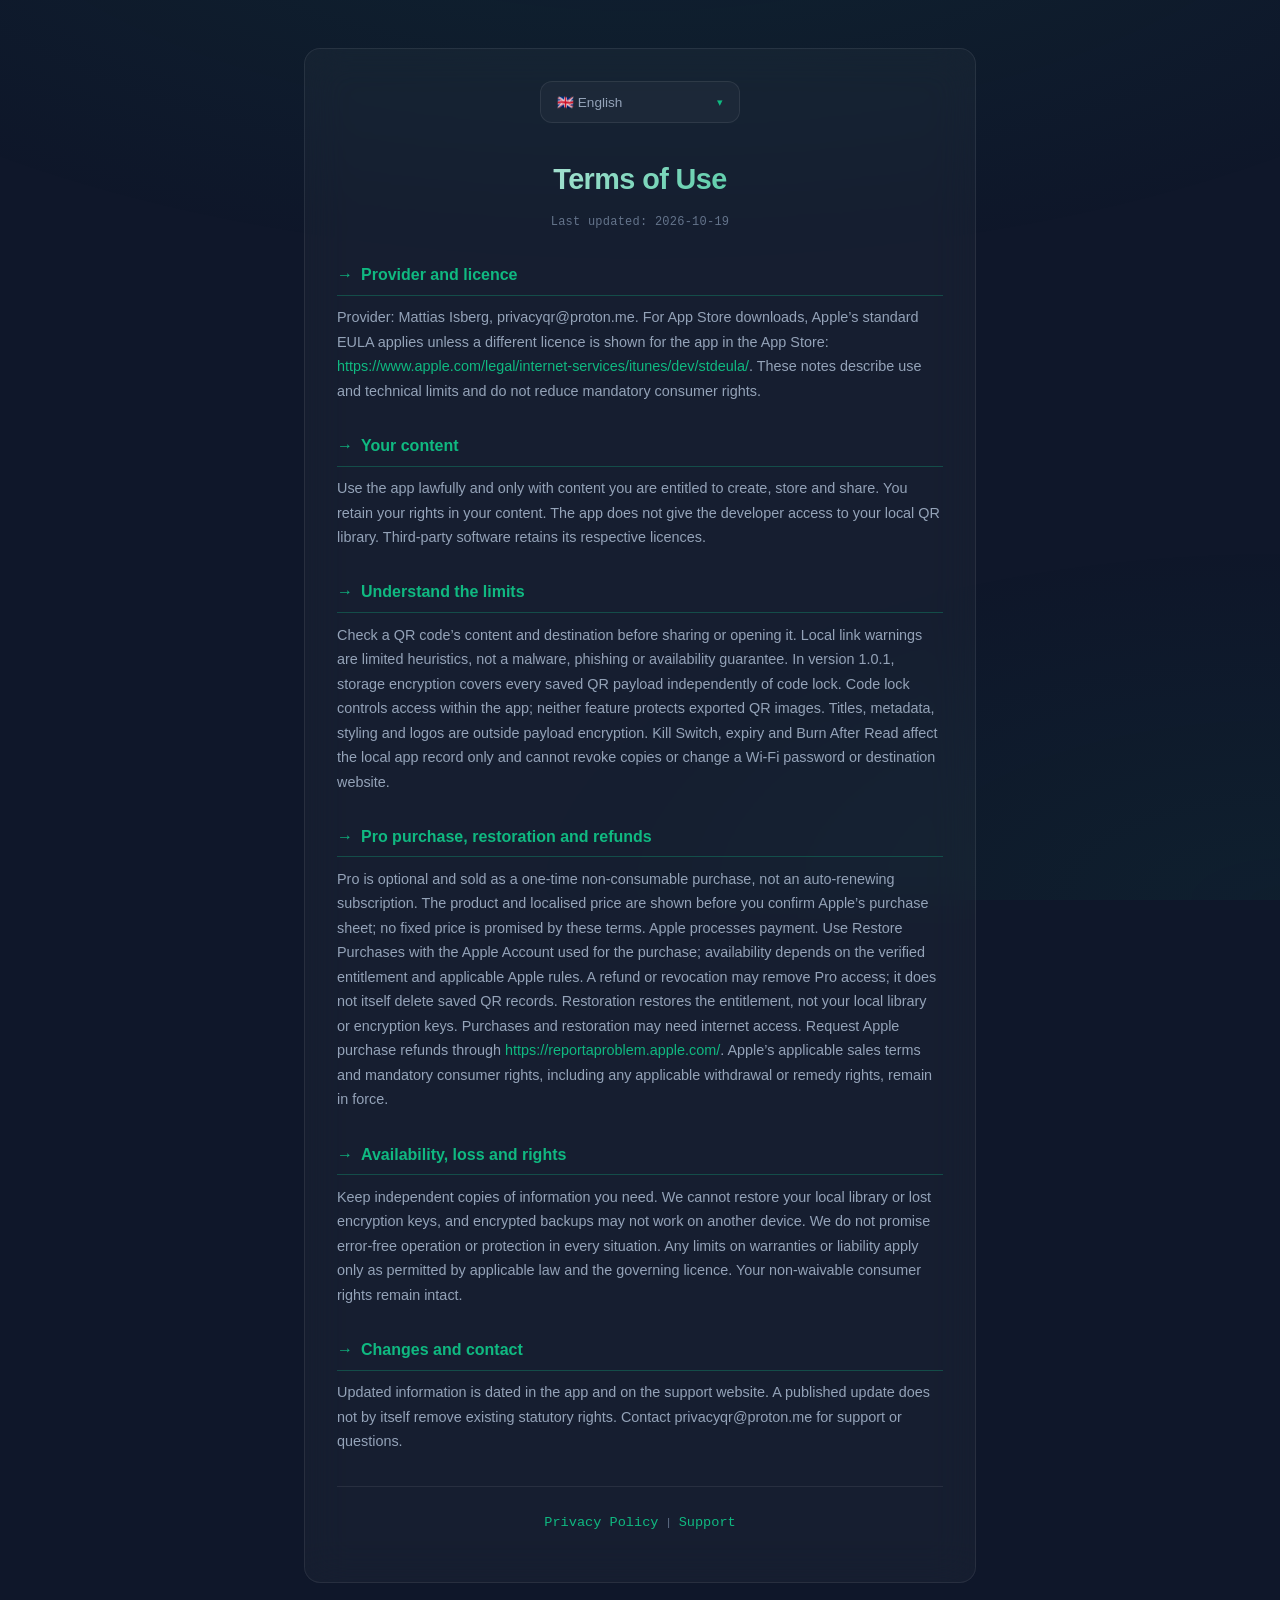
<file: terms-of-service.html>
<!DOCTYPE html>
<html lang="en">

<head>
    <meta charset="UTF-8">
    <meta name="viewport" content="width=device-width, initial-scale=1.0">
    <title>Terms of Service – PrivacyQR</title>
    <style>
        :root {
            --trust-navy: #0F172A;
            --trust-navy-light: #1E293B;
            --secure-mint: #10B981;
            --secure-mint-glow: rgba(16, 185, 129, 0.15);
            --alert-coral: #F43F5E;
            --text-primary: #F1F5F9;
            --text-secondary: #94A3B8;
            --text-muted: #64748B;
            --surface: rgba(255, 255, 255, 0.03);
            --border: rgba(255, 255, 255, 0.08);
            --border-glow: rgba(16, 185, 129, 0.3);
        }

        * {
            margin: 0;
            padding: 0;
            box-sizing: border-box;
        }

        body {
            font-family: 'DM Sans', -apple-system, BlinkMacSystemFont, sans-serif;
            background: var(--trust-navy);
            color: var(--text-primary);
            min-height: 100vh;
            line-height: 1.7;
            overflow-x: hidden;
            overflow-wrap: anywhere;
        }

        .bg-pattern {
            position: fixed;
            top: 0;
            left: 0;
            right: 0;
            bottom: 0;
            background:
                radial-gradient(ellipse 80% 50% at 50% -20%, rgba(16, 185, 129, 0.08), transparent),
                radial-gradient(ellipse 60% 40% at 100% 100%, rgba(16, 185, 129, 0.05), transparent);
            pointer-events: none;
            z-index: 0;
        }

        .container {
            position: relative;
            z-index: 1;
            max-width: 720px;
            margin: 0 auto;
            padding: 3rem 1.5rem;
        }

        .card {
            background: var(--surface);
            border: 1px solid var(--border);
            border-radius: 16px;
            padding: 2rem;
            backdrop-filter: blur(20px);
            opacity: 0;
            animation: slideUp 0.6s ease 0.2s forwards;
        }

        /* Language Selector Dropdown */
        .lang-selector {
            display: flex;
            justify-content: center;
            margin-bottom: 2rem;
            position: relative;
            z-index: 100;
            opacity: 0;
            animation: fadeIn 0.6s ease 0.1s forwards;
        }

        .lang-dropdown {
            position: relative;
            width: 200px;
        }

        .lang-dropdown-trigger {
            width: 100%;
            padding: 0.75rem 1rem;
            background: var(--surface);
            border: 1px solid var(--border);
            border-radius: 12px;
            color: var(--text-secondary);
            font-family: 'DM Sans', sans-serif;
            font-size: 0.85rem;
            font-weight: 500;
            cursor: pointer;
            display: flex;
            align-items: center;
            justify-content: space-between;
            transition: all 0.3s ease;
            backdrop-filter: blur(10px);
        }

        .lang-dropdown-trigger:hover {
            border-color: var(--border-glow);
            background: rgba(255, 255, 255, 0.05);
        }

        .lang-dropdown-trigger .chevron {
            font-size: 0.7rem;
            transition: transform 0.3s ease;
            color: var(--secure-mint);
        }

        .lang-dropdown.active .lang-dropdown-trigger .chevron {
            transform: rotate(180deg);
        }

        .lang-dropdown-menu {
            position: absolute;
            top: calc(100% + 8px);
            left: 0;
            right: 0;
            background: rgba(15, 23, 42, 0.95);
            border: 1px solid var(--border);
            border-radius: 12px;
            overflow: hidden;
            display: none;
            flex-direction: column;
            backdrop-filter: blur(20px);
            box-shadow: 0 20px 40px rgba(0, 0, 0, 0.4);
            max-height: 300px;
            overflow-y: auto;
            z-index: 101;
        }

        .lang-dropdown.active .lang-dropdown-menu {
            display: flex;
        }

        .lang-option {
            padding: 0.75rem 1rem;
            font-size: 0.85rem;
            color: var(--text-secondary);
            cursor: pointer;
            transition: all 0.2s ease;
            display: flex;
            align-items: center;
            gap: 0.75rem;
        }

        .lang-option:hover {
            background: var(--secure-mint-glow);
            color: var(--secure-mint);
        }

        .lang-option.active {
            background: var(--secure-mint);
            color: var(--trust-navy);
            font-weight: 600;
        }

        /* Custom Scrollbar for dropdown */
        .lang-dropdown-menu::-webkit-scrollbar {
            width: 4px;
        }

        .lang-dropdown-menu::-webkit-scrollbar-track {
            background: transparent;
        }

        .lang-dropdown-menu::-webkit-scrollbar-thumb {
            background: var(--border);
            border-radius: 10px;
        }

        h1 {
            font-size: 1.8rem;
            font-weight: 700;
            letter-spacing: -0.02em;
            margin-bottom: 0.5rem;
            text-align: center;
            background: linear-gradient(135deg, var(--text-primary), var(--secure-mint));
            -webkit-background-clip: text;
            -webkit-text-fill-color: transparent;
            background-clip: text;
        }

        .subtitle {
            text-align: center;
            font-family: 'JetBrains Mono', monospace;
            color: var(--text-muted);
            margin-bottom: 1.5rem;
            font-size: 0.75rem;
            letter-spacing: 0.02em;
        }

        h2 {
            color: var(--secure-mint);
            font-size: 1rem;
            font-weight: 600;
            margin-top: 1.8rem;
            margin-bottom: 0.6rem;
            padding-bottom: 0.4rem;
            border-bottom: 1px solid var(--border-glow);
            display: flex;
            align-items: center;
            gap: 0.5rem;
        }

        h2::before {
            content: '→';
            font-weight: 700;
        }

        p {
            margin-bottom: 0.8rem;
            color: var(--text-secondary);
            font-size: 0.9rem;
            line-height: 1.7;
        }

        .highlight-box {
            background: var(--secure-mint-glow);
            border-left: 3px solid var(--secure-mint);
            padding: 1rem 1.2rem;
            margin: 1.2rem 0;
            border-radius: 0 10px 10px 0;
        }

        .highlight-box p {
            margin: 0;
            color: var(--secure-mint);
            font-weight: 600;
            font-size: 0.95rem;
        }

        ul {
            margin-left: 1.2rem;
            margin-bottom: 1rem;
            list-style: none;
        }

        li {
            margin-bottom: 0.4rem;
            color: var(--text-secondary);
            font-size: 0.9rem;
            position: relative;
            padding-left: 1rem;
        }

        li::before {
            content: '•';
            color: var(--secure-mint);
            position: absolute;
            left: 0;
            font-weight: bold;
        }

        .summary-table {
            width: 100%;
            margin: 1.2rem 0;
            border-collapse: collapse;
            font-size: 0.85rem;
        }

        .summary-table th,
        .summary-table td {
            padding: 0.7rem 0.5rem;
            text-align: left;
            border-bottom: 1px solid var(--border);
        }

        .summary-table th {
            color: var(--text-muted);
            font-weight: 500;
            font-size: 0.75rem;
            text-transform: uppercase;
            letter-spacing: 0.05em;
        }

        .status-no {
            color: var(--alert-coral);
            font-weight: 500;
        }

        .status-yes {
            color: var(--secure-mint);
            font-weight: 500;
        }

        .footer-links {
            margin-bottom: 1rem;
        }

        .footer-links a {
            color: var(--secure-mint);
            text-decoration: none;
            font-size: 0.85rem;
            font-weight: 500;
            transition: opacity 0.2s;
        }

        .footer-links a:hover {
            opacity: 0.8;
        }

        footer {
            text-align: center;
            margin-top: 2rem;
            padding-top: 1.5rem;
            border-top: 1px solid var(--border);
            font-family: 'JetBrains Mono', monospace;
            color: var(--text-muted);
            font-size: 0.7rem;
        }

        a {
            color: var(--secure-mint);
            text-decoration: none;
            font-weight: 500;
            transition: opacity 0.2s;
        }

        a:hover {
            opacity: 0.8;
        }

        .lang-content {
            display: none;
        }

        .lang-content.active {
            display: block;
        }

        @keyframes fadeIn {
            from {
                opacity: 0;
            }

            to {
                opacity: 1;
            }
        }

        @keyframes slideUp {
            from {
                opacity: 0;
                transform: translateY(20px);
            }

            to {
                opacity: 1;
                transform: translateY(0);
            }
        }

        @media (max-width: 480px) {
            .container {
                padding: 2rem 1rem;
            }

            h1 {
                font-size: 1.5rem;
            }

            .card {
                padding: 1.5rem;
            }
        }
    </style>
</head>

<body>
    <div class="bg-pattern"></div>
    <div class="container">
        <div class="card">
            <div class="lang-selector">
                <div class="lang-dropdown" id="langDropdown">
                    <button class="lang-dropdown-trigger" onclick="toggleLangMenu()">
                        <span id="currentLangDisplay">�� English</span>
                        <span class="chevron">▾</span>
                    </button>
                    <div class="lang-dropdown-menu" id="langMenu">
                        <div class="lang-option" onclick="setLanguage('sv')">🇸🇪 Svenska</div>
                        <div class="lang-option active" onclick="setLanguage('en')">🇬🇧 English</div>
                        <div class="lang-option" onclick="setLanguage('de')">🇩🇪 Deutsch</div>
                        <div class="lang-option" onclick="setLanguage('fr')">🇫🇷 Français</div>
                        <div class="lang-option" onclick="setLanguage('da')">🇩🇰 Dansk</div>
                        <div class="lang-option" onclick="setLanguage('nb')">🇳🇴 Norsk</div>
                        <div class="lang-option" onclick="setLanguage('es')">🇪🇸 Español</div>
                        <div class="lang-option" onclick="setLanguage('it')">🇮🇹 Italiano</div>
                        <div class="lang-option" onclick="setLanguage('nl')">🇳🇱 Nederlands</div>
                        <div class="lang-option" onclick="setLanguage('pl')">🇵🇱 Polski</div>
                        <div class="lang-option" onclick="setLanguage('pt')">🇵🇹 Português</div>
                        <div class="lang-option" onclick="setLanguage('el')">🇬🇷 Ελληνικά</div>
                        <div class="lang-option" onclick="setLanguage('fi')">🇫🇮 Suomi</div>
                        <div class="lang-option" onclick="setLanguage('cs')">🇨🇿 Čeština</div>
                        <div class="lang-option" onclick="setLanguage('ro')">🇷🇴 Română</div>
                        <div class="lang-option" onclick="setLanguage('hu')">🇭🇺 Magyar</div>
                    </div>
                </div>
            </div>

            <!-- 🇸🇪 Svenska -->
            <!-- BEGIN GENERATED LEGAL -->
<section id="content-sv" lang="sv" class="lang-content">
<h1>Användarvillkor</h1>
<p class="subtitle">Senast uppdaterad: 2026-10-19</p>
<h2>Utgivare och licens</h2>
<p>Utgivare: Mattias Isberg, privacyqr@proton.me. För nedladdning via App Store gäller Apples standard-EULA om inte en annan licens visas för appen i App Store: <a href="https://www.apple.com/legal/internet-services/itunes/dev/stdeula/">https://www.apple.com/legal/internet-services/itunes/dev/stdeula/</a>. Informationen här beskriver användning och tekniska begränsningar och inskränker inte tvingande konsumenträttigheter.</p>
<h2>Ditt innehåll</h2>
<p>Använd appen lagligt och bara med innehåll som du har rätt att skapa, lagra och dela. Du behåller dina rättigheter till ditt innehåll. Appen ger inte utvecklaren tillgång till ditt lokala QR-bibliotek. Tredjepartsprogramvara behåller sina respektive licenser.</p>
<h2>Förstå begränsningarna</h2>
<p>Kontrollera QR-kodens innehåll och destination innan du delar eller öppnar den. Lokala länkvarningar är begränsade heuristiska kontroller, inte en garanti mot skadlig kod, nätfiske eller otillgängliga sidor. I version 1.0.1 omfattar lagringskrypteringen allt sparat QR-innehåll oberoende av kodlåset. Kodlåset styr åtkomst i appen; ingen av funktionerna skyddar exporterade QR-bilder. Titlar, metadata, design och logotyper omfattas inte av innehållskrypteringen. Kill Switch, utgångsdatum och Burn After Read påverkar bara den lokala apposten och kan inte återkalla kopior eller ändra ett Wi-Fi-lösenord eller en målwebbplats.</p>
<h2>Pro-köp, återställning och återbetalning</h2>
<p>Pro är frivilligt och säljs som ett engångsköp som inte förbrukas, inte som en automatiskt förnyad prenumeration. Produkt och lokalanpassat pris visas innan du bekräftar Apples köpruta; dessa villkor utlovar inget fast pris. Apple hanterar betalningen. Använd Återställ köp med det Apple-konto som användes vid köpet; tillgängligheten beror på verifierad rättighet och tillämpliga Apple-regler. En återbetalning eller återkallelse kan ta bort Pro-åtkomst; den raderar inte i sig sparade QR-poster. Återställningen återställer rättigheten, inte det lokala biblioteket eller krypteringsnycklarna. Köp och återställning kan kräva internet. Begär återbetalning av Apple-köp via <a href="https://reportaproblem.apple.com/">https://reportaproblem.apple.com/</a>. Apples tillämpliga försäljningsvillkor och tvingande konsumenträttigheter, inklusive eventuell ångerrätt och rätt till påföljder vid fel, gäller fortsatt.</p>
<h2>Tillgänglighet, förlust och rättigheter</h2>
<p>Behåll egna kopior av information du behöver. Vi kan inte återställa ditt lokala bibliotek eller förlorade krypteringsnycklar, och krypterade säkerhetskopior kanske inte fungerar på en annan enhet. Vi lovar inte felfri funktion eller skydd i varje situation. Begränsningar av garantier eller ansvar gäller bara i den utsträckning tillämplig lag och gällande licens tillåter. Dina rättigheter enligt tvingande konsumentlagstiftning kvarstår.</p>
<h2>Ändringar och kontakt</h2>
<p>Uppdaterad information dateras i appen och på supportwebbplatsen. En publicerad ändring tar inte i sig bort befintliga lagstadgade rättigheter. Kontakta privacyqr@proton.me för support och frågor.</p>
<footer class="footer-links">
<a href="privacy-policy.html#sv" lang="sv">Integritetspolicy</a> | <a href="index.html#sv" lang="sv">Support</a>
</footer></section>
<section id="content-en" lang="en" class="lang-content active">
<h1>Terms of Use</h1>
<p class="subtitle">Last updated: 2026-10-19</p>
<h2>Provider and licence</h2>
<p>Provider: Mattias Isberg, privacyqr@proton.me. For App Store downloads, Apple’s standard EULA applies unless a different licence is shown for the app in the App Store: <a href="https://www.apple.com/legal/internet-services/itunes/dev/stdeula/">https://www.apple.com/legal/internet-services/itunes/dev/stdeula/</a>. These notes describe use and technical limits and do not reduce mandatory consumer rights.</p>
<h2>Your content</h2>
<p>Use the app lawfully and only with content you are entitled to create, store and share. You retain your rights in your content. The app does not give the developer access to your local QR library. Third-party software retains its respective licences.</p>
<h2>Understand the limits</h2>
<p>Check a QR code’s content and destination before sharing or opening it. Local link warnings are limited heuristics, not a malware, phishing or availability guarantee. In version 1.0.1, storage encryption covers every saved QR payload independently of code lock. Code lock controls access within the app; neither feature protects exported QR images. Titles, metadata, styling and logos are outside payload encryption. Kill Switch, expiry and Burn After Read affect the local app record only and cannot revoke copies or change a Wi-Fi password or destination website.</p>
<h2>Pro purchase, restoration and refunds</h2>
<p>Pro is optional and sold as a one-time non-consumable purchase, not an auto-renewing subscription. The product and localised price are shown before you confirm Apple’s purchase sheet; no fixed price is promised by these terms. Apple processes payment. Use Restore Purchases with the Apple Account used for the purchase; availability depends on the verified entitlement and applicable Apple rules. A refund or revocation may remove Pro access; it does not itself delete saved QR records. Restoration restores the entitlement, not your local library or encryption keys. Purchases and restoration may need internet access. Request Apple purchase refunds through <a href="https://reportaproblem.apple.com/">https://reportaproblem.apple.com/</a>. Apple’s applicable sales terms and mandatory consumer rights, including any applicable withdrawal or remedy rights, remain in force.</p>
<h2>Availability, loss and rights</h2>
<p>Keep independent copies of information you need. We cannot restore your local library or lost encryption keys, and encrypted backups may not work on another device. We do not promise error-free operation or protection in every situation. Any limits on warranties or liability apply only as permitted by applicable law and the governing licence. Your non-waivable consumer rights remain intact.</p>
<h2>Changes and contact</h2>
<p>Updated information is dated in the app and on the support website. A published update does not by itself remove existing statutory rights. Contact privacyqr@proton.me for support or questions.</p>
<footer class="footer-links">
<a href="privacy-policy.html#en" lang="en">Privacy Policy</a> | <a href="index.html#en" lang="en">Support</a>
</footer></section>
<section id="content-de" lang="de" class="lang-content">
<h1>Nutzungsbedingungen</h1>
<p class="subtitle">Zuletzt aktualisiert: 2026-10-19</p>
<h2>Anbieter und Lizenz</h2>
<p>Anbieter: Mattias Isberg, privacyqr@proton.me. Für Downloads aus dem App Store gilt Apples Standard-EULA, sofern im App Store für die App keine andere Lizenz angegeben ist: <a href="https://www.apple.com/legal/internet-services/itunes/dev/stdeula/">https://www.apple.com/legal/internet-services/itunes/dev/stdeula/</a>. Diese Hinweise beschreiben Nutzung und technische Grenzen und schränken zwingende Verbraucherrechte nicht ein.</p>
<h2>Ihre Inhalte</h2>
<p>Verwenden Sie die App rechtmäßig und nur mit Inhalten, die Sie erstellen, speichern und teilen dürfen. Ihre Rechte an Ihren Inhalten bleiben bestehen. Die App gewährt dem Entwickler keinen Zugriff auf Ihre lokale QR-Bibliothek. Software von Drittanbietern unterliegt weiterhin den jeweiligen Lizenzen.</p>
<h2>Die Grenzen verstehen</h2>
<p>Prüfen Sie Inhalt und Ziel eines QR-Codes, bevor Sie ihn teilen oder öffnen. Lokale Linkwarnungen beruhen auf begrenzten Heuristiken und garantieren weder Schutz vor Malware oder Phishing noch die Verfügbarkeit. In Version 1.0.1 wird jede gespeicherte QR-Payload unabhängig von der Code-Sperre verschlüsselt. Die Code-Sperre steuert den Zugriff innerhalb der App unabhängig von der Speicher-Verschlüsselung; keine der beiden Funktionen schützt exportierte QR-Bilder. Titel, Metadaten, Gestaltung und Logos sind nicht von der Payload-Verschlüsselung erfasst. Kill Switch, Ablaufdatum und Burn After Read betreffen nur den lokalen App-Eintrag und können weder Kopien widerrufen noch ein WLAN-Passwort oder eine Zielwebsite ändern.</p>
<h2>Pro-Kauf, Wiederherstellung und Erstattungen</h2>
<p>Pro ist optional und wird als einmaliger, nicht verbrauchbarer Kauf angeboten, nicht als automatisch verlängerndes Abonnement. Produkt und lokalisierter Preis werden angezeigt, bevor Sie den Apple-Kaufdialog bestätigen; diese Bedingungen versprechen keinen festen Preis. Apple wickelt die Zahlung ab. Verwenden Sie „Käufe wiederherstellen“ mit dem Apple Account, der für den Kauf verwendet wurde; die Verfügbarkeit hängt vom verifizierten Anspruch und den geltenden Apple-Regeln ab. Eine Erstattung oder ein Widerruf kann den Pro-Zugang entziehen; dadurch werden gespeicherte QR-Einträge nicht automatisch gelöscht. Die Wiederherstellung stellt den Anspruch wieder her, nicht Ihre lokale Bibliothek oder Verschlüsselungsschlüssel. Käufe und Wiederherstellung können Internetzugang erfordern. Eine Rückerstattung eines Apple-Kaufs beantragen Sie unter <a href="https://reportaproblem.apple.com/">https://reportaproblem.apple.com/</a>. Die geltenden Verkaufsbedingungen von Apple und zwingende Verbraucherrechte, einschließlich etwaiger Widerrufs- oder Abhilferechte, bleiben bestehen.</p>
<h2>Verfügbarkeit, Verlust und Rechte</h2>
<p>Bewahren Sie benötigte Informationen zusätzlich an einem unabhängigen Ort auf. Wir können Ihre lokale Bibliothek oder verlorene Verschlüsselungsschlüssel nicht wiederherstellen; verschlüsselte Backups funktionieren möglicherweise nicht auf einem anderen Gerät. Wir versprechen weder einen fehlerfreien Betrieb noch Schutz in jeder Situation. Beschränkungen von Gewährleistung oder Haftung gelten nur, soweit dies nach anwendbarem Recht und der maßgeblichen Lizenz zulässig ist. Ihre unabdingbaren Verbraucherrechte bleiben bestehen.</p>
<h2>Änderungen und Kontakt</h2>
<p>Aktualisierte Informationen werden in der App und auf der Support-Website mit Datum versehen. Eine veröffentlichte Aktualisierung beseitigt für sich genommen keine bestehenden gesetzlichen Rechte. Wenden Sie sich bei Support-Anfragen oder Fragen an privacyqr@proton.me.</p>
<footer class="footer-links">
<a href="privacy-policy.html#de" lang="de">Datenschutzerklärung</a> | <a href="index.html#de" lang="de">Support</a>
</footer></section>
<section id="content-fr" lang="fr" class="lang-content">
<h1>Conditions d’utilisation</h1>
<p class="subtitle">Dernière mise à jour : 2026-10-19</p>
<h2>Fournisseur et licence</h2>
<p>Fournisseur : Mattias Isberg, privacyqr@proton.me. Pour les téléchargements depuis l’App Store, le contrat de licence standard d’Apple (EULA) s’applique, sauf si une autre licence est indiquée pour l’application dans l’App Store : <a href="https://www.apple.com/legal/internet-services/itunes/dev/stdeula/">https://www.apple.com/legal/internet-services/itunes/dev/stdeula/</a>. Ces informations décrivent l’utilisation et les limites techniques ; elles ne réduisent pas les droits impératifs des consommateurs.</p>
<h2>Votre contenu</h2>
<p>Utilisez l’application conformément à la loi et uniquement avec du contenu que vous êtes autorisé à créer, stocker et partager. Vous conservez vos droits sur votre contenu. L’application ne donne pas au développeur accès à votre bibliothèque QR locale. Les logiciels tiers restent soumis à leurs licences respectives.</p>
<h2>Comprendre les limites</h2>
<p>Vérifiez le contenu et la destination d’un code QR avant de le partager ou de l’ouvrir. Les avertissements locaux concernant les liens reposent sur des heuristiques limitées et ne garantissent ni la protection contre les logiciels malveillants ou l’hameçonnage, ni la disponibilité. Dans la version 1.0.1, le chiffrement du stockage couvre chaque charge utile QR sauvegardée, indépendamment du verrouillage du code. Le verrouillage du code contrôle l’accès dans l’application indépendamment du chiffrement du stockage ; aucune de ces fonctions ne protège les images QR exportées. Les titres, métadonnées, mises en forme et logos ne sont pas couverts par le chiffrement de la charge utile. Kill Switch, l’expiration et Burn After Read ne concernent que l’enregistrement local dans l’application et ne peuvent ni révoquer des copies, ni modifier un mot de passe Wi-Fi ou un site Web de destination.</p>
<h2>Achat Pro, restauration et remboursements</h2>
<p>Pro est facultatif et vendu sous la forme d’un achat unique non consommable, et non d’un abonnement à renouvellement automatique. Le produit et son prix localisé sont affichés avant la confirmation de la feuille d’achat Apple ; les présentes conditions ne garantissent aucun prix fixe. Apple traite le paiement. Utilisez « Restaurer les achats » avec le compte Apple utilisé lors de l’achat ; la disponibilité dépend des droits vérifiés et des règles Apple applicables. Un remboursement ou une révocation peut supprimer l’accès Pro ; cela ne supprime pas en soi les enregistrements QR sauvegardés. La restauration rétablit les droits, pas votre bibliothèque locale ni vos clés de chiffrement. Les achats et la restauration peuvent nécessiter une connexion Internet. Demandez le remboursement d’un achat Apple sur <a href="https://reportaproblem.apple.com/">https://reportaproblem.apple.com/</a>. Les conditions de vente applicables d’Apple et les droits impératifs des consommateurs, y compris tout droit de rétractation ou recours applicable, restent en vigueur.</p>
<h2>Disponibilité, perte et droits</h2>
<p>Conservez des copies indépendantes des informations dont vous avez besoin. Nous ne pouvons pas restaurer votre bibliothèque locale ni récupérer des clés de chiffrement perdues ; les sauvegardes chiffrées peuvent ne pas fonctionner sur un autre appareil. Nous ne garantissons ni un fonctionnement sans erreur ni une protection dans toutes les situations. Toute limitation de garantie ou de responsabilité ne s’applique que dans la mesure autorisée par le droit applicable et la licence qui régit l’application. Vos droits impératifs de consommateur restent intacts.</p>
<h2>Modifications et contact</h2>
<p>Les informations mises à jour sont datées dans l’application et sur le site Web d’assistance. La publication d’une mise à jour ne supprime pas, à elle seule, les droits légaux existants. Pour obtenir de l’assistance ou poser une question, écrivez à privacyqr@proton.me.</p>
<footer class="footer-links">
<a href="privacy-policy.html#fr" lang="fr">Politique de confidentialité</a> | <a href="index.html#fr" lang="fr">Assistance</a>
</footer></section>
<section id="content-da" lang="da" class="lang-content">
<h1>Brugsvilkår</h1>
<p class="subtitle">Senest opdateret: 2026-10-19</p>
<h2>Udbyder og licens</h2>
<p>Udbyder: Mattias Isberg, privacyqr@proton.me. For downloads fra App Store gælder Apples standard-EULA, medmindre en anden licens er angivet for appen i App Store: <a href="https://www.apple.com/legal/internet-services/itunes/dev/stdeula/">https://www.apple.com/legal/internet-services/itunes/dev/stdeula/</a>. Disse oplysninger beskriver brug og tekniske begrænsninger og begrænser ikke ufravigelige forbrugerrettigheder.</p>
<h2>Dit indhold</h2>
<p>Brug appen lovligt og kun med indhold, du har ret til at oprette, gemme og dele. Du beholder dine rettigheder til dit indhold. Appen giver ikke udvikleren adgang til dit lokale QR-bibliotek. Tredjepartssoftware er fortsat underlagt sine respektive licenser.</p>
<h2>Forstå begrænsningerne</h2>
<p>Kontrollér QR-kodens indhold og destination, før du deler eller åbner den. Lokale linkadvarsler bygger på begrænsede heuristikker og er ingen garanti mod malware eller phishing eller for tilgængelighed. I version 1.0.1 dækker lagringskryptering alle gemte QR-payloads uafhængigt af kodelåsen. Kodelåsen styrer adgangen i appen; ingen af funktionerne beskytter eksporterede QR-billeder. Titler, metadata, udseende og logoer er ikke dækket af payloadkrypteringen. Kill Switch, udløb og Burn After Read påvirker kun appens lokale post og kan ikke tilbagekalde kopier eller ændre en Wi-Fi-adgangskode eller et websteds destination.</p>
<h2>Pro-køb, gendannelse og refusion</h2>
<p>Pro er valgfrit og sælges som et engangskøb, der ikke forbruges, ikke som et automatisk fornyende abonnement. Produktet og den lokaliserede pris vises, før du bekræfter Apples købsvindue; disse vilkår lover ingen fast pris. Apple behandler betalingen. Brug Gendan køb med den Apple-konto, der blev brugt til købet; tilgængeligheden afhænger af den verificerede rettighed og Apples gældende regler. En refusion eller tilbagekaldelse kan fjerne Pro-adgangen, men sletter ikke i sig selv gemte QR-poster. Gendannelse gendanner rettigheden, ikke dit lokale bibliotek eller dine krypteringsnøgler. Køb og gendannelse kan kræve internetadgang. Anmod Apple om refusion for køb på <a href="https://reportaproblem.apple.com/">https://reportaproblem.apple.com/</a>. Apples gældende salgsvilkår og ufravigelige forbrugerrettigheder, herunder eventuelle gældende fortrydelses- eller afhjælpningsrettigheder, gælder fortsat.</p>
<h2>Tilgængelighed, tab og rettigheder</h2>
<p>Opbevar uafhængige kopier af oplysninger, du har brug for. Vi kan ikke gendanne dit lokale bibliotek eller mistede krypteringsnøgler, og krypterede sikkerhedskopier fungerer muligvis ikke på en anden enhed. Vi garanterer ikke fejlfri drift eller beskyttelse i alle situationer. Eventuelle begrænsninger af garantier eller ansvar gælder kun i det omfang, gældende lov og den relevante licens tillader det. Dine ufravigelige forbrugerrettigheder bevares.</p>
<h2>Ændringer og kontakt</h2>
<p>Opdaterede oplysninger dateres i appen og på supportwebstedet. En offentliggjort opdatering fjerner ikke i sig selv eksisterende lovbestemte rettigheder. Kontakt privacyqr@proton.me for support eller spørgsmål.</p>
<footer class="footer-links">
<a href="privacy-policy.html#da" lang="da">Privatlivspolitik</a> | <a href="index.html#da" lang="da">Support</a>
</footer></section>
<section id="content-nb" lang="nb" class="lang-content">
<h1>Bruksvilkår</h1>
<p class="subtitle">Sist oppdatert: 2026-10-19</p>
<h2>Leverandør og lisens</h2>
<p>Leverandør: Mattias Isberg, privacyqr@proton.me. For nedlastinger fra App Store gjelder Apples standard-EULA, med mindre en annen lisens er oppgitt for appen i App Store: <a href="https://www.apple.com/legal/internet-services/itunes/dev/stdeula/">https://www.apple.com/legal/internet-services/itunes/dev/stdeula/</a>. Disse merknadene beskriver bruk og tekniske begrensninger og reduserer ikke ufravikelige forbrukerrettigheter.</p>
<h2>Innholdet ditt</h2>
<p>Bruk appen lovlig og bare med innhold du har rett til å opprette, lagre og dele. Du beholder rettighetene til innholdet ditt. Appen gir ikke utvikleren tilgang til det lokale QR-biblioteket ditt. Tredjepartsprogramvare er fortsatt underlagt sine respektive lisenser.</p>
<h2>Forstå begrensningene</h2>
<p>Kontroller innholdet og målet til en QR-kode før du deler eller åpner den. Lokale lenkeadvarsler er begrensede heuristikker, ikke en garanti mot skadelig programvare eller phishing eller for tilgjengelighet. I versjon 1.0.1 dekker lagringskrypteringen alle lagrede QR-payloads uavhengig av kodelåsen. Kodelåsen styrer tilgangen i appen; ingen av funksjonene beskytter eksporterte QR-bilder. Titler, metadata, utforming og logoer omfattes ikke av payload-krypteringen. Kill Switch, utløp og Burn After Read påvirker bare appens lokale oppføring og kan ikke tilbakekalle kopier eller endre et Wi-Fi-passord eller målnettstedet.</p>
<h2>Pro-kjøp, gjenoppretting og refusjon</h2>
<p>Pro er valgfritt og selges som et engangskjøp som ikke forbrukes, ikke som et automatisk fornyende abonnement. Produktet og den lokaliserte prisen vises før du bekrefter Apples kjøpsvindu; disse vilkårene lover ingen fast pris. Apple behandler betalingen. Bruk Gjenopprett kjøp med Apple-kontoen som ble brukt til kjøpet; tilgjengeligheten avhenger av den verifiserte rettigheten og gjeldende Apple-regler. En refusjon eller tilbakekalling kan fjerne Pro-tilgangen, men sletter ikke i seg selv lagrede QR-oppføringer. Gjenoppretting gjenoppretter rettigheten, ikke det lokale biblioteket eller krypteringsnøklene dine. Kjøp og gjenoppretting kan kreve internettilgang. Be Apple om refusjon for kjøp på <a href="https://reportaproblem.apple.com/">https://reportaproblem.apple.com/</a>. Apples gjeldende salgsvilkår og ufravikelige forbrukerrettigheter, inkludert eventuelle gjeldende angrerettigheter eller rettigheter til avhjelp, gjelder fortsatt.</p>
<h2>Tilgjengelighet, tap og rettigheter</h2>
<p>Ta vare på uavhengige kopier av informasjon du trenger. Vi kan ikke gjenopprette det lokale biblioteket eller tapte krypteringsnøkler, og krypterte sikkerhetskopier fungerer kanskje ikke på en annen enhet. Vi lover ikke feilfri drift eller beskyttelse i alle situasjoner. Eventuelle begrensninger i garantier eller ansvar gjelder bare i den grad gjeldende lov og den styrende lisensen tillater det. Ufravikelige forbrukerrettigheter forblir intakte.</p>
<h2>Endringer og kontakt</h2>
<p>Oppdatert informasjon dateres i appen og på supportnettstedet. En publisert oppdatering fjerner ikke i seg selv eksisterende lovfestede rettigheter. Kontakt privacyqr@proton.me for support eller spørsmål.</p>
<footer class="footer-links">
<a href="privacy-policy.html#nb" lang="nb">Personvernerklæring</a> | <a href="index.html#nb" lang="nb">Support</a>
</footer></section>
<section id="content-es" lang="es" class="lang-content">
<h1>Condiciones de uso</h1>
<p class="subtitle">Última actualización: 2026-10-19</p>
<h2>Proveedor y licencia</h2>
<p>Proveedor: Mattias Isberg, privacyqr@proton.me. Para las descargas de App Store, se aplica la EULA estándar de Apple, salvo que en App Store se muestre otra licencia para la app: <a href="https://www.apple.com/legal/internet-services/itunes/dev/stdeula/">https://www.apple.com/legal/internet-services/itunes/dev/stdeula/</a>. Estas notas describen el uso y los límites técnicos y no reducen los derechos obligatorios de los consumidores.</p>
<h2>Su contenido</h2>
<p>Utilice la app conforme a la ley y solo con contenido que tenga derecho a crear, almacenar y compartir. Conserva sus derechos sobre su contenido. La app no concede al desarrollador acceso a su biblioteca local de códigos QR. El software de terceros conserva sus respectivas licencias.</p>
<h2>Comprenda los límites</h2>
<p>Compruebe el contenido y el destino de un código QR antes de compartirlo o abrirlo. Los avisos locales sobre enlaces se basan en heurísticas limitadas y no garantizan protección frente a malware o phishing ni disponibilidad. En la versión 1.0.1, el cifrado del almacenamiento cubre todas las cargas útiles QR guardadas, independientemente del bloqueo del código. El bloqueo del código controla el acceso dentro de la app de forma independiente del cifrado del almacenamiento; ninguna de las dos funciones protege las imágenes QR exportadas. Los títulos, metadatos, estilo y logotipos no están cubiertos por el cifrado de la carga útil. Kill Switch, la caducidad y Burn After Read solo afectan al registro local de la app y no pueden revocar copias ni cambiar una contraseña Wi-Fi o el sitio web de destino.</p>
<h2>Compra Pro, restauración y reembolsos</h2>
<p>Pro es opcional y se vende como una compra única no consumible, no como una suscripción con renovación automática. El producto y el precio localizado se muestran antes de confirmar la hoja de compra de Apple; estas condiciones no prometen un precio fijo. Apple procesa el pago. Use «Restaurar compras» con la cuenta de Apple utilizada para la compra; la disponibilidad depende de los derechos verificados y de las normas aplicables de Apple. Un reembolso o una revocación puede retirar el acceso a Pro, pero no elimina por sí mismo los registros QR guardados. La restauración restablece los derechos, no la biblioteca local ni las claves de cifrado. Las compras y la restauración pueden necesitar Internet. Solicite reembolsos de compras de Apple en <a href="https://reportaproblem.apple.com/">https://reportaproblem.apple.com/</a>. Siguen vigentes las condiciones de venta aplicables de Apple y los derechos obligatorios del consumidor, incluidos los derechos de desistimiento o recurso que correspondan.</p>
<h2>Disponibilidad, pérdida y derechos</h2>
<p>Conserve copias independientes de la información que necesite. No podemos restaurar su biblioteca local ni las claves de cifrado perdidas, y es posible que las copias de seguridad cifradas no funcionen en otro dispositivo. No prometemos un funcionamiento sin errores ni protección en todas las situaciones. Cualquier limitación de las garantías o la responsabilidad se aplica únicamente en la medida permitida por la legislación aplicable y la licencia que rige el uso. Sus derechos irrenunciables como consumidor permanecen intactos.</p>
<h2>Cambios y contacto</h2>
<p>La información actualizada se fecha en la app y en el sitio web de asistencia. Una actualización publicada no elimina por sí sola los derechos legales existentes. Contacte con privacyqr@proton.me para solicitar asistencia o resolver dudas.</p>
<footer class="footer-links">
<a href="privacy-policy.html#es" lang="es">Política de privacidad</a> | <a href="index.html#es" lang="es">Asistencia</a>
</footer></section>
<section id="content-it" lang="it" class="lang-content">
<h1>Termini di utilizzo</h1>
<p class="subtitle">Ultimo aggiornamento: 2026-10-19</p>
<h2>Fornitore e licenza</h2>
<p>Fornitore: Mattias Isberg, privacyqr@proton.me. Per i download dall&#x27;App Store si applica l&#x27;EULA standard di Apple, salvo che nell&#x27;App Store sia indicata una licenza diversa per l&#x27;app: <a href="https://www.apple.com/legal/internet-services/itunes/dev/stdeula/">https://www.apple.com/legal/internet-services/itunes/dev/stdeula/</a>. Queste note descrivono l&#x27;uso e i limiti tecnici e non riducono i diritti inderogabili dei consumatori.</p>
<h2>I tuoi contenuti</h2>
<p>Usa l&#x27;app nel rispetto della legge e solo con contenuti che hai il diritto di creare, memorizzare e condividere. Mantieni i diritti sui tuoi contenuti. L&#x27;app non dà allo sviluppatore accesso alla tua libreria QR locale. Il software di terze parti resta soggetto alle rispettive licenze.</p>
<h2>Comprendi i limiti</h2>
<p>Controlla il contenuto e la destinazione di un codice QR prima di condividerlo o aprirlo. Gli avvisi locali sui link si basano su euristiche limitate e non garantiscono protezione da malware o phishing né la disponibilità. Nella versione 1.0.1 la cifratura dell’archiviazione copre ogni payload QR salvato, indipendentemente dal blocco del codice. Il blocco del codice controlla l’accesso nell’app indipendentemente dalla cifratura dell’archiviazione; nessuna delle due funzioni protegge le immagini QR esportate. Titoli, metadati, stile e loghi non sono coperti dalla cifratura del payload. Kill Switch, scadenza e Burn After Read riguardano solo il record locale dell’app e non possono revocare copie né modificare una password Wi-Fi o un sito web di destinazione.</p>
<h2>Acquisto Pro, ripristino e rimborsi</h2>
<p>Pro è facoltativo e viene venduto come acquisto una tantum non consumabile, non come abbonamento con rinnovo automatico. Il prodotto e il prezzo localizzato vengono mostrati prima della conferma del foglio di acquisto Apple; queste condizioni non promettono un prezzo fisso. Apple elabora il pagamento. Usa “Ripristina acquisti” con l’account Apple usato per l’acquisto; la disponibilità dipende dai diritti verificati e dalle regole Apple applicabili. Un rimborso o una revoca possono rimuovere l’accesso a Pro, ma non eliminano di per sé i record QR salvati. Il ripristino ripristina il diritto, non la libreria locale o le chiavi di cifratura. Gli acquisti e il ripristino potrebbero richiedere Internet. Richiedi il rimborso degli acquisti Apple su <a href="https://reportaproblem.apple.com/">https://reportaproblem.apple.com/</a>. Restano in vigore i termini di vendita Apple applicabili e i diritti inderogabili dei consumatori, compresi eventuali diritti di recesso o rimedi applicabili.</p>
<h2>Disponibilità, perdita e diritti</h2>
<p>Conserva copie indipendenti delle informazioni di cui hai bisogno. Non possiamo ripristinare la tua libreria locale o le chiavi di cifratura perse; i backup cifrati potrebbero non funzionare su un altro dispositivo. Non garantiamo un funzionamento privo di errori né la protezione in ogni situazione. Eventuali limitazioni delle garanzie o della responsabilità si applicano solo nei limiti consentiti dalla legge applicabile e dalla licenza vigente. I tuoi diritti inderogabili di consumatore restano intatti.</p>
<h2>Modifiche e contatti</h2>
<p>Le informazioni aggiornate sono datate nell&#x27;app e sul sito web di assistenza. Un aggiornamento pubblicato non elimina di per sé i diritti previsti dalla legge. Per assistenza o domande, contatta privacyqr@proton.me.</p>
<footer class="footer-links">
<a href="privacy-policy.html#it" lang="it">Informativa sulla privacy</a> | <a href="index.html#it" lang="it">Assistenza</a>
</footer></section>
<section id="content-nl" lang="nl" class="lang-content">
<h1>Gebruiksvoorwaarden</h1>
<p class="subtitle">Laatst bijgewerkt: 2026-10-19</p>
<h2>Aanbieder en licentie</h2>
<p>Aanbieder: Mattias Isberg, privacyqr@proton.me. Voor downloads uit de App Store geldt de standaard-EULA van Apple, tenzij in de App Store voor de app een andere licentie wordt vermeld: <a href="https://www.apple.com/legal/internet-services/itunes/dev/stdeula/">https://www.apple.com/legal/internet-services/itunes/dev/stdeula/</a>. Deze informatie beschrijft het gebruik en de technische beperkingen en doet geen afbreuk aan dwingende consumentenrechten.</p>
<h2>Uw inhoud</h2>
<p>Gebruik de app rechtmatig en alleen met inhoud die u mag maken, opslaan en delen. U behoudt uw rechten op uw inhoud. De app geeft de ontwikkelaar geen toegang tot uw lokale QR-bibliotheek. Software van derden blijft onderworpen aan de bijbehorende licenties.</p>
<h2>Begrijp de beperkingen</h2>
<p>Controleer de inhoud en bestemming van een QR-code voordat u deze deelt of opent. Lokale linkwaarschuwingen zijn beperkte heuristieken en bieden geen garantie tegen malware of phishing en geen garantie op beschikbaarheid. In versie 1.0.1 wordt elke opgeslagen QR-payload versleuteld, onafhankelijk van de codevergrendeling. De codevergrendeling regelt de toegang binnen de app onafhankelijk van de opslagversleuteling; geen van beide functies beschermt geëxporteerde QR-afbeeldingen. Titels, metadata, vormgeving en logo’s vallen niet onder de payloadversleuteling. Kill Switch, de vervaldatum en Burn After Read gelden alleen voor het lokale apprecord en kunnen kopieën niet ongeldig maken en geen wifiwachtwoord of bestemmingswebsite wijzigen.</p>
<h2>Pro-aankoop, herstel en terugbetalingen</h2>
<p>Pro is optioneel en wordt verkocht als een eenmalige, niet-verbruikbare aankoop, niet als een automatisch verlengend abonnement. Het product en de gelokaliseerde prijs worden getoond voordat u het Apple-aankoopvenster bevestigt; deze voorwaarden beloven geen vaste prijs. Apple verwerkt de betaling. Gebruik ‘Herstel aankopen’ met het Apple-account dat voor de aankoop is gebruikt; de beschikbaarheid hangt af van het geverifieerde recht en de toepasselijke Apple-regels. Een terugbetaling of intrekking kan de Pro-toegang verwijderen; daardoor worden opgeslagen QR-records niet automatisch verwijderd. Herstel zet het recht terug, niet uw lokale bibliotheek of versleutelingssleutels. Voor aankopen en herstel kan internet nodig zijn. Vraag terugbetaling van Apple-aankopen aan via <a href="https://reportaproblem.apple.com/">https://reportaproblem.apple.com/</a>. De toepasselijke verkoopvoorwaarden van Apple en dwingende consumentenrechten, waaronder eventuele toepasselijke herroepings- of herstelrechten, blijven van kracht.</p>
<h2>Beschikbaarheid, verlies en rechten</h2>
<p>Bewaar zelfstandige kopieën van informatie die u nodig hebt. We kunnen uw lokale bibliotheek of verloren versleutelingssleutels niet herstellen; versleutelde back-ups werken mogelijk niet op een ander apparaat. We beloven geen foutloze werking of bescherming in elke situatie. Beperkingen van garanties of aansprakelijkheid gelden alleen voor zover het toepasselijke recht en de geldende licentie dit toestaan. Uw niet-afstandbare consumentenrechten blijven intact.</p>
<h2>Wijzigingen en contact</h2>
<p>Bijgewerkte informatie wordt gedateerd in de app en op de ondersteuningswebsite. Een gepubliceerde update doet op zichzelf geen bestaande wettelijke rechten vervallen. Neem voor ondersteuning of vragen contact op via privacyqr@proton.me.</p>
<footer class="footer-links">
<a href="privacy-policy.html#nl" lang="nl">Privacybeleid</a> | <a href="index.html#nl" lang="nl">Ondersteuning</a>
</footer></section>
<section id="content-pl" lang="pl" class="lang-content">
<h1>Warunki użytkowania</h1>
<p class="subtitle">Ostatnia aktualizacja: 2026-10-19</p>
<h2>Dostawca i licencja</h2>
<p>Dostawca: Mattias Isberg, privacyqr@proton.me. W przypadku pobrania z App Store obowiązuje standardowa umowa EULA Apple, chyba że w App Store dla aplikacji wskazano inną licencję: <a href="https://www.apple.com/legal/internet-services/itunes/dev/stdeula/">https://www.apple.com/legal/internet-services/itunes/dev/stdeula/</a>. Te informacje opisują sposób korzystania i ograniczenia techniczne i nie ograniczają bezwzględnie obowiązujących praw konsumenta.</p>
<h2>Twoje treści</h2>
<p>Korzystaj z aplikacji zgodnie z prawem i tylko w odniesieniu do treści, które masz prawo tworzyć, przechowywać i udostępniać. Zachowujesz prawa do swoich treści. Aplikacja nie zapewnia deweloperowi dostępu do Twojej lokalnej biblioteki kodów QR. Oprogramowanie stron trzecich podlega odpowiednim dla niego licencjom.</p>
<h2>Poznaj ograniczenia</h2>
<p>Przed udostępnieniem lub otwarciem kodu QR sprawdź jego treść i miejsce docelowe. Lokalne ostrzeżenia o linkach opierają się na ograniczonych heurystykach i nie gwarantują wykrycia złośliwego oprogramowania ani phishingu ani dostępności strony. W wersji 1.0.1 szyfrowanie pamięci obejmuje każdy zapisany ładunek kodu QR, niezależnie od blokady kodu. Blokada kodu kontroluje dostęp w aplikacji; żadna z tych funkcji nie chroni wyeksportowanych obrazów QR. Tytuły, metadane, styl i logo nie są objęte szyfrowaniem ładunku. Kill Switch, wygaśnięcie i Burn After Read wpływają wyłącznie na lokalny rekord w aplikacji i nie mogą unieważnić kopii ani zmienić hasła Wi-Fi lub witryny docelowej.</p>
<h2>Zakup Pro, odtwarzanie i zwroty</h2>
<p>Pro jest opcjonalnym jednorazowym zakupem typu non-consumable, a nie automatycznie odnawianą subskrypcją. Produkt i cena w lokalnej walucie są wyświetlane przed potwierdzeniem zakupu w oknie Apple; niniejsze warunki nie gwarantują stałej ceny. Płatność przetwarza Apple. Użyj funkcji Odtwórz zakupy z kontem Apple użytym do zakupu; dostępność zależy od zweryfikowanych uprawnień i obowiązujących zasad Apple. Zwrot lub cofnięcie uprawnień może odebrać dostęp do Pro, ale samo w sobie nie usuwa zapisanych rekordów QR. Odtworzenie przywraca uprawnienie, a nie lokalną bibliotekę ani klucze szyfrowania. Zakup i odtwarzanie mogą wymagać dostępu do internetu. O zwrot płatności Apple poproś pod adresem <a href="https://reportaproblem.apple.com/">https://reportaproblem.apple.com/</a>. Obowiązują warunki sprzedaży Apple oraz bezwzględnie obowiązujące prawa konsumenta, w tym ewentualne prawa do odstąpienia od umowy lub innych środków ochrony prawnej.</p>
<h2>Dostępność, utrata danych i prawa</h2>
<p>Zachowuj niezależne kopie potrzebnych informacji. Nie możemy przywrócić lokalnej biblioteki ani utraconych kluczy szyfrujących; zaszyfrowane kopie zapasowe mogą nie działać na innym urządzeniu. Nie gwarantujemy działania bez błędów ani ochrony w każdej sytuacji. Wszelkie ograniczenia gwarancji lub odpowiedzialności mają zastosowanie wyłącznie w zakresie dozwolonym przez obowiązujące prawo i właściwą licencję. Twoje niezbywalne prawa konsumenta pozostają nienaruszone.</p>
<h2>Zmiany i kontakt</h2>
<p>Zaktualizowane informacje są opatrzone datą w aplikacji i witrynie pomocy technicznej. Opublikowana aktualizacja sama w sobie nie znosi istniejących praw ustawowych. W sprawie pomocy lub pytań skontaktuj się z privacyqr@proton.me.</p>
<footer class="footer-links">
<a href="privacy-policy.html#pl" lang="pl">Polityka prywatności</a> | <a href="index.html#pl" lang="pl">Pomoc techniczna</a>
</footer></section>
<section id="content-pt" lang="pt" class="lang-content">
<h1>Termos de Utilização</h1>
<p class="subtitle">Última atualização: 2026-10-19</p>
<h2>Fornecedor e licença</h2>
<p>Fornecedor: Mattias Isberg, privacyqr@proton.me. Para transferências da App Store, aplica-se o EULA padrão da Apple, salvo se estiver indicada uma licença diferente para a aplicação na App Store: <a href="https://www.apple.com/legal/internet-services/itunes/dev/stdeula/">https://www.apple.com/legal/internet-services/itunes/dev/stdeula/</a>. Estas notas descrevem a utilização e os limites técnicos e não reduzem os direitos obrigatórios dos consumidores.</p>
<h2>O seu conteúdo</h2>
<p>Utilize a aplicação legalmente e apenas com conteúdo que tenha o direito de criar, armazenar e partilhar. Mantém os seus direitos sobre o seu conteúdo. A aplicação não dá ao programador acesso à sua biblioteca local de códigos QR. O software de terceiros mantém as respetivas licenças.</p>
<h2>Compreenda os limites</h2>
<p>Verifique o conteúdo e o destino de um código QR antes de o partilhar ou abrir. Os avisos locais sobre ligações baseiam-se em heurísticas limitadas e não garantem proteção contra malware ou phishing, nem a disponibilidade. Na versão 1.0.1, a encriptação do armazenamento abrange todos os payloads QR guardados, independentemente do bloqueio do código. O bloqueio controla o acesso dentro da aplicação; nenhuma das funcionalidades protege imagens QR exportadas. Títulos, metadados, estilo e logótipos não estão abrangidos pela encriptação do payload. Kill Switch, expiração e Burn After Read afetam apenas o registo local da aplicação e não podem revogar cópias nem alterar uma palavra-passe Wi-Fi ou o destino de um site.</p>
<h2>Compra Pro, restauro e reembolsos</h2>
<p>O Pro é opcional e vendido como uma compra única não consumível, não como uma subscrição com renovação automática. O produto e o preço localizado são apresentados antes de confirmar a folha de compra da Apple; estes termos não prometem um preço fixo. A Apple processa o pagamento. Use Restaurar compras com a Conta Apple utilizada na compra; a disponibilidade depende do direito verificado e das regras aplicáveis da Apple. Um reembolso ou revogação pode remover o acesso Pro; por si só, não elimina os registos QR guardados. O restauro recupera o direito, não a biblioteca local nem as chaves de encriptação. As compras e o restauro podem exigir acesso à internet. Solicite reembolsos de compras à Apple em <a href="https://reportaproblem.apple.com/">https://reportaproblem.apple.com/</a>. Os termos de venda aplicáveis da Apple e os direitos obrigatórios do consumidor, incluindo quaisquer direitos aplicáveis de livre resolução ou reparação, continuam em vigor.</p>
<h2>Disponibilidade, perdas e direitos</h2>
<p>Mantenha cópias independentes das informações de que necessita. Não podemos restaurar a sua biblioteca local nem chaves de encriptação perdidas, e as cópias de segurança encriptadas poderão não funcionar noutro dispositivo. Não prometemos um funcionamento sem erros nem proteção em todas as situações. Quaisquer limites às garantias ou à responsabilidade aplicam-se apenas na medida permitida pela legislação aplicável e pela licença aplicável. Os seus direitos irrenunciáveis enquanto consumidor mantêm-se intactos.</p>
<h2>Alterações e contacto</h2>
<p>As informações atualizadas são datadas na aplicação e no website de apoio. A publicação de uma atualização não elimina, por si só, direitos legais existentes. Contacte privacyqr@proton.me para obter apoio ou esclarecer dúvidas.</p>
<footer class="footer-links">
<a href="privacy-policy.html#pt" lang="pt">Política de Privacidade</a> | <a href="index.html#pt" lang="pt">Apoio</a>
</footer></section>
<section id="content-el" lang="el" class="lang-content">
<h1>Όροι χρήσης</h1>
<p class="subtitle">Τελευταία ενημέρωση: 2026-10-19</p>
<h2>Πάροχος και άδεια χρήσης</h2>
<p>Πάροχος: Mattias Isberg, privacyqr@proton.me. Για λήψεις από το App Store ισχύει η τυπική EULA της Apple, εκτός αν στο App Store εμφανίζεται διαφορετική άδεια για την εφαρμογή: <a href="https://www.apple.com/legal/internet-services/itunes/dev/stdeula/">https://www.apple.com/legal/internet-services/itunes/dev/stdeula/</a>. Οι σημειώσεις αυτές περιγράφουν τη χρήση και τα τεχνικά όρια και δεν περιορίζουν τα υποχρεωτικά δικαιώματα των καταναλωτών.</p>
<h2>Το περιεχόμενό σας</h2>
<p>Χρησιμοποιείτε την εφαρμογή νόμιμα και μόνο με περιεχόμενο που δικαιούστε να δημιουργείτε, να αποθηκεύετε και να κοινοποιείτε. Διατηρείτε τα δικαιώματά σας στο περιεχόμενό σας. Η εφαρμογή δεν παρέχει στον δημιουργό πρόσβαση στην τοπική βιβλιοθήκη QR σας. Το λογισμικό τρίτων διατηρεί τις αντίστοιχες άδειες χρήσης του.</p>
<h2>Κατανοήστε τα όρια</h2>
<p>Ελέγχετε το περιεχόμενο και τον προορισμό ενός κωδικού QR πριν τον κοινοποιήσετε ή τον ανοίξετε. Οι τοπικές προειδοποιήσεις συνδέσμων βασίζονται σε περιορισμένες ευρετικές μεθόδους και δεν εγγυώνται προστασία από κακόβουλο λογισμικό ή ηλεκτρονικό ψάρεμα ούτε διαθεσιμότητα. Στην έκδοση 1.0.1, η κρυπτογράφηση αποθήκευσης καλύπτει κάθε αποθηκευμένο payload QR ανεξάρτητα από το κλείδωμα κωδικού. Το κλείδωμα κωδικού ελέγχει την πρόσβαση μέσα στην εφαρμογή· καμία από τις δύο λειτουργίες δεν προστατεύει εξαγόμενες εικόνες QR. Οι τίτλοι, τα μεταδεδομένα, η μορφοποίηση και τα λογότυπα δεν καλύπτονται από την κρυπτογράφηση payload. Το Kill Switch, η λήξη και το Burn After Read επηρεάζουν μόνο την τοπική εγγραφή της εφαρμογής και δεν μπορούν να ανακαλέσουν αντίγραφα ή να αλλάξουν κωδικό πρόσβασης Wi-Fi ή προορισμό ιστοτόπου.</p>
<h2>Αγορά Pro, επαναφορά και επιστροφές χρημάτων</h2>
<p>Το Pro είναι προαιρετικό και πωλείται ως εφάπαξ μη αναλώσιμη αγορά, όχι ως αυτόματα ανανεούμενη συνδρομή. Το προϊόν και η τοπική τιμή εμφανίζονται πριν επιβεβαιώσετε το παράθυρο αγοράς της Apple· οι παρόντες όροι δεν υπόσχονται σταθερή τιμή. Η Apple επεξεργάζεται την πληρωμή. Χρησιμοποιήστε την Επαναφορά αγορών με τον Apple λογαριασμό που χρησιμοποιήθηκε για την αγορά· η διαθεσιμότητα εξαρτάται από το επαληθευμένο δικαίωμα και τους ισχύοντες κανόνες της Apple. Επιστροφή χρημάτων ή ανάκληση μπορεί να αφαιρέσει την πρόσβαση Pro, αλλά δεν διαγράφει από μόνη της αποθηκευμένες εγγραφές QR. Η επαναφορά ανακτά το δικαίωμα, όχι την τοπική βιβλιοθήκη ή τα κλειδιά κρυπτογράφησης. Οι αγορές και η επαναφορά ενδέχεται να απαιτούν πρόσβαση στο διαδίκτυο. Ζητήστε επιστροφή χρημάτων για αγορές Apple στη διεύθυνση <a href="https://reportaproblem.apple.com/">https://reportaproblem.apple.com/</a>. Οι ισχύοντες όροι πώλησης της Apple και τα υποχρεωτικά δικαιώματα καταναλωτή, συμπεριλαμβανομένων τυχόν εφαρμοστέων δικαιωμάτων υπαναχώρησης ή αποκατάστασης, εξακολουθούν να ισχύουν.</p>
<h2>Διαθεσιμότητα, απώλεια και δικαιώματα</h2>
<p>Κρατάτε ανεξάρτητα αντίγραφα των πληροφοριών που χρειάζεστε. Δεν μπορούμε να αποκαταστήσουμε την τοπική βιβλιοθήκη σας ή χαμένα κλειδιά κρυπτογράφησης, ενώ τα κρυπτογραφημένα αντίγραφα ασφαλείας ενδέχεται να μη λειτουργούν σε άλλη συσκευή. Δεν εγγυόμαστε λειτουργία χωρίς σφάλματα ή προστασία σε κάθε περίπτωση. Τυχόν περιορισμοί εγγυήσεων ή ευθύνης ισχύουν μόνο στον βαθμό που επιτρέπεται από την εφαρμοστέα νομοθεσία και την ισχύουσα άδεια χρήσης. Τα δικαιώματα των καταναλωτών από τα οποία δεν επιτρέπεται παραίτηση παραμένουν άθικτα.</p>
<h2>Αλλαγές και επικοινωνία</h2>
<p>Οι ενημερωμένες πληροφορίες φέρουν ημερομηνία στην εφαρμογή και στον ιστότοπο υποστήριξης. Μια δημοσιευμένη ενημέρωση δεν καταργεί από μόνη της τα υφιστάμενα νόμιμα δικαιώματα. Για υποστήριξη ή ερωτήσεις, επικοινωνήστε στο privacyqr@proton.me.</p>
<footer class="footer-links">
<a href="privacy-policy.html#el" lang="el">Πολιτική απορρήτου</a> | <a href="index.html#el" lang="el">Υποστήριξη</a>
</footer></section>
<section id="content-fi" lang="fi" class="lang-content">
<h1>Käyttöehdot</h1>
<p class="subtitle">Päivitetty viimeksi: 2026-10-19</p>
<h2>Tarjoaja ja lisenssi</h2>
<p>Tarjoaja: Mattias Isberg, privacyqr@proton.me. App Storesta ladattuihin sovelluksiin sovelletaan Applen vakio-EULAa, ellei App Storessa näytetä sovellukselle muuta lisenssiä: <a href="https://www.apple.com/legal/internet-services/itunes/dev/stdeula/">https://www.apple.com/legal/internet-services/itunes/dev/stdeula/</a>. Nämä tiedot kuvaavat käyttöä ja teknisiä rajoituksia eivätkä rajoita pakottavia kuluttajaoikeuksia.</p>
<h2>Oma sisältösi</h2>
<p>Käytä sovellusta lainmukaisesti ja vain sellaisen sisällön kanssa, jota sinulla on oikeus luoda, tallentaa ja jakaa. Säilytät sisältösi oikeudet. Sovellus ei anna kehittäjälle pääsyä paikalliseen QR-kirjastoosi. Kolmannen osapuolen ohjelmistoihin sovelletaan niiden omia lisenssejä.</p>
<h2>Ymmärrä rajoitukset</h2>
<p>Tarkista QR-koodin sisältö ja kohde ennen jakamista tai avaamista. Paikalliset linkkivaroitukset perustuvat rajallisiin heuristiikkoihin eivätkä takaa suojaa haittaohjelmilta tai tietojenkalastelulta tai kohteen saatavuutta. Versiossa 1.0.1 tallennussalaus kattaa kaikki tallennetut QR-sisällöt koodilukosta riippumatta. Koodilukko hallitsee sovelluksen sisäistä käyttöä; kumpikaan ominaisuus ei suojaa vietyjä QR-kuvia. Nimet, metatiedot, ulkoasu ja logot eivät kuulu sisältösalauksen piiriin. Kill Switch, vanheneminen ja Burn After Read vaikuttavat vain sovelluksen paikalliseen tietueeseen eivätkä voi peruuttaa kopioita tai muuttaa Wi-Fi-salasanaa tai verkkosivuston kohdetta.</p>
<h2>Pro-osto, palautus ja hyvitykset</h2>
<p>Pro on valinnainen kertaluonteinen, ei-kulutettava osto, ei automaattisesti uusiutuva tilaus. Tuote ja paikallistettu hinta näytetään ennen Applen ostoikkunan vahvistamista; näissä ehdoissa ei luvata kiinteää hintaa. Apple käsittelee maksun. Käytä Palauta ostot -toimintoa samalla Apple-tilillä, jolla ostit tuotteen; saatavuus riippuu vahvistetusta käyttöoikeudesta ja Applen sovellettavista säännöistä. Hyvitys tai käyttöoikeuden peruutus voi poistaa Pro-käyttöoikeuden, mutta se ei itsessään poista tallennettuja QR-tietueita. Palautus palauttaa käyttöoikeuden, ei paikallista kirjastoasi tai salausavaimiasi. Ostaminen ja palauttaminen voivat vaatia internetyhteyden. Pyydä Apple-ostosten hyvitystä osoitteessa <a href="https://reportaproblem.apple.com/">https://reportaproblem.apple.com/</a>. Applen sovellettavat myyntiehdot ja pakottavat kuluttajaoikeudet, mukaan lukien mahdolliset sovellettavat peruuttamis- tai hyvitysoikeudet, pysyvät voimassa.</p>
<h2>Saatavuus, tietojen menetys ja oikeudet</h2>
<p>Säilytä tarvitsemistasi tiedoista erilliset kopiot. Emme voi palauttaa paikallista kirjastoasi tai kadonneita salausavaimia, eivätkä salatut varmuuskopiot välttämättä toimi toisessa laitteessa. Emme lupaa virheetöntä toimintaa tai suojaa kaikissa tilanteissa. Takuiden tai vastuun rajoitukset ovat voimassa vain sovellettavan lain ja sovellettavan lisenssin sallimissa rajoissa. Pakottavat kuluttajaoikeutesi säilyvät.</p>
<h2>Muutokset ja yhteystiedot</h2>
<p>Päivitetyt tiedot päivätään sovelluksessa ja tukisivustolla. Julkaistu päivitys ei sellaisenaan poista voimassa olevia lakisääteisiä oikeuksia. Ota yhteyttä osoitteeseen privacyqr@proton.me saadaksesi tukea tai esittääksesi kysymyksiä.</p>
<footer class="footer-links">
<a href="privacy-policy.html#fi" lang="fi">Tietosuojakäytäntö</a> | <a href="index.html#fi" lang="fi">Tuki</a>
</footer></section>
<section id="content-cs" lang="cs" class="lang-content">
<h1>Podmínky použití</h1>
<p class="subtitle">Naposledy aktualizováno: 2026-10-19</p>
<h2>Poskytovatel a licence</h2>
<p>Poskytovatel: Mattias Isberg, privacyqr@proton.me. U stažení z App Store platí standardní EULA společnosti Apple, není-li v App Store u aplikace uvedena jiná licence: <a href="https://www.apple.com/legal/internet-services/itunes/dev/stdeula/">https://www.apple.com/legal/internet-services/itunes/dev/stdeula/</a>. Tyto informace popisují použití a technická omezení a neomezují závazná práva spotřebitelů.</p>
<h2>Váš obsah</h2>
<p>Aplikaci používejte v souladu se zákonem a pouze s obsahem, který smíte vytvářet, ukládat a sdílet. Práva ke svému obsahu si ponecháváte. Aplikace neposkytuje vývojáři přístup k vaší místní knihovně QR kódů. Software třetích stran podléhá příslušným licencím.</p>
<h2>Seznamte se s omezeními</h2>
<p>Před sdílením nebo otevřením QR kódu zkontrolujte jeho obsah a cíl. Místní upozornění na odkazy používají omezené heuristiky a nezaručují odhalení malwaru či phishingu ani dostupnost webu. Ve verzi 1.0.1 pokrývá šifrování úložiště každý uložený obsah QR kódu bez ohledu na zámek kódu. Zámek kódu řídí přístup v aplikaci; žádná z těchto funkcí nechrání exportované obrázky QR. Názvy, metadata, vzhled a loga nejsou šifrováním obsahu pokryty. Kill Switch, vypršení platnosti a Burn After Read ovlivňují pouze místní záznam v aplikaci a nemohou zneplatnit kopie ani změnit heslo k Wi-Fi nebo cílový web.</p>
<h2>Nákup Pro, obnovení a vrácení peněz</h2>
<p>Pro je volitelný jednorázový nákup typu non-consumable, nikoli automaticky obnovované předplatné. Produkt a místní cena se zobrazí před potvrzením nákupu v okně Apple; tyto podmínky nezaručují pevnou cenu. Platbu zpracovává Apple. Použijte Obnovit nákupy s účtem Apple použitým k nákupu; dostupnost závisí na ověřeném nároku a platných pravidlech Apple. Vrácení peněz nebo odebrání nároku může zrušit přístup k Pro, samo o sobě však nesmaže uložené záznamy QR. Obnovení vrátí nárok, nikoli místní knihovnu ani šifrovací klíče. Nákup a obnovení mohou vyžadovat přístup k internetu. O vrácení platby od Apple požádejte na <a href="https://reportaproblem.apple.com/">https://reportaproblem.apple.com/</a>. Platí příslušné obchodní podmínky Apple a závazná práva spotřebitele, včetně případného práva na odstoupení nebo jinou nápravu.</p>
<h2>Dostupnost, ztráta a práva</h2>
<p>Uchovávejte nezávislé kopie potřebných informací. Nemůžeme obnovit vaši místní knihovnu ani ztracené šifrovací klíče a zašifrované zálohy nemusí fungovat v jiném zařízení. Neslibujeme bezchybný provoz ani ochranu za všech okolností. Omezení záruk či odpovědnosti platí jen v rozsahu povoleném příslušným právem a rozhodnou licencí. Vaše práva spotřebitele, kterých se nelze vzdát, zůstávají nedotčena.</p>
<h2>Změny a kontakt</h2>
<p>Aktualizované informace jsou opatřeny datem v aplikaci a na webu podpory. Zveřejněná aktualizace sama o sobě neruší stávající zákonná práva. S žádostí o podporu nebo s dotazy se obracejte na privacyqr@proton.me.</p>
<footer class="footer-links">
<a href="privacy-policy.html#cs" lang="cs">Zásady ochrany osobních údajů</a> | <a href="index.html#cs" lang="cs">Podpora</a>
</footer></section>
<section id="content-ro" lang="ro" class="lang-content">
<h1>Termeni de utilizare</h1>
<p class="subtitle">Ultima actualizare: 2026-10-19</p>
<h2>Furnizor și licență</h2>
<p>Furnizor: Mattias Isberg, privacyqr@proton.me. Pentru descărcările din App Store se aplică EULA standard Apple, cu excepția cazului în care în App Store este afișată o altă licență pentru aplicație: <a href="https://www.apple.com/legal/internet-services/itunes/dev/stdeula/">https://www.apple.com/legal/internet-services/itunes/dev/stdeula/</a>. Aceste informații descriu utilizarea și limitele tehnice și nu restrâng drepturile obligatorii ale consumatorilor.</p>
<h2>Conținutul dvs.</h2>
<p>Utilizați aplicația în mod legal și numai cu conținut pe care aveți dreptul să îl creați, să îl stocați și să îl partajați. Vă păstrați drepturile asupra conținutului dvs. Aplicația nu oferă dezvoltatorului acces la biblioteca dvs. locală de coduri QR. Software-ul terților rămâne supus licențelor sale respective.</p>
<h2>Înțelegeți limitele</h2>
<p>Verificați conținutul și destinația unui cod QR înainte de a-l partaja sau deschide. Avertismentele locale pentru linkuri se bazează pe euristici limitate și nu garantează detectarea programelor malware sau a phishingului și nici disponibilitatea site-ului. În versiunea 1.0.1, criptarea stocării acoperă fiecare încărcătură QR salvată, independent de blocarea codului. Blocarea codului controlează accesul în aplicație; niciuna dintre funcții nu protejează imaginile QR exportate. Titlurile, metadatele, stilul și siglele nu sunt acoperite de criptarea încărcăturii. Kill Switch, expirarea și Burn After Read afectează numai înregistrarea locală din aplicație și nu pot revoca copii sau schimba o parolă Wi-Fi ori site-ul destinație.</p>
<h2>Achiziția Pro, restaurarea și rambursările</h2>
<p>Pro este opțional și se vinde ca achiziție unică de tip non-consumable, nu ca abonament cu reînnoire automată. Produsul și prețul localizat sunt afișate înainte să confirmați achiziția în fereastra Apple; acești termeni nu garantează un preț fix. Apple procesează plata. Folosiți Restaurare achiziții cu contul Apple folosit la cumpărare; disponibilitatea depinde de dreptul de acces verificat și de regulile Apple aplicabile. O rambursare sau revocare poate elimina accesul Pro, dar nu șterge prin ea însăși înregistrările QR salvate. Restaurarea restabilește dreptul de acces, nu biblioteca locală sau cheile de criptare. Achiziția și restaurarea pot necesita acces la internet. Solicitați rambursarea achizițiilor Apple la <a href="https://reportaproblem.apple.com/">https://reportaproblem.apple.com/</a>. Se aplică termenii de vânzare Apple și drepturile obligatorii ale consumatorilor, inclusiv eventualele drepturi de retragere sau de remediere.</p>
<h2>Disponibilitate, pierdere și drepturi</h2>
<p>Păstrați copii independente ale informațiilor de care aveți nevoie. Nu putem restaura biblioteca locală sau cheile de criptare pierdute, iar copiile de siguranță criptate pot să nu funcționeze pe alt dispozitiv. Nu promitem funcționare fără erori sau protecție în orice situație. Orice limitări ale garanțiilor sau răspunderii se aplică numai în măsura permisă de legea aplicabilă și de licența relevantă. Drepturile dvs. de consumator la care nu se poate renunța rămân intacte.</p>
<h2>Modificări și contact</h2>
<p>Informațiile actualizate sunt datate în aplicație și pe site-ul de asistență. O actualizare publicată nu înlătură prin ea însăși drepturile legale existente. Pentru asistență sau întrebări, contactați privacyqr@proton.me.</p>
<footer class="footer-links">
<a href="privacy-policy.html#ro" lang="ro">Politica de confidențialitate</a> | <a href="index.html#ro" lang="ro">Asistență</a>
</footer></section>
<section id="content-hu" lang="hu" class="lang-content">
<h1>Felhasználási feltételek</h1>
<p class="subtitle">Utolsó frissítés: 2026-10-19</p>
<h2>Szolgáltató és licenc</h2>
<p>Szolgáltató: Mattias Isberg, privacyqr@proton.me. Az App Store-ból letöltött alkalmazásokra az Apple általános EULA-ja vonatkozik, kivéve, ha az App Store az alkalmazáshoz más licencet tüntet fel: <a href="https://www.apple.com/legal/internet-services/itunes/dev/stdeula/">https://www.apple.com/legal/internet-services/itunes/dev/stdeula/</a>. Ez a tájékoztató a használatot és a technikai korlátokat ismerteti, és nem csorbítja a kötelező fogyasztói jogokat.</p>
<h2>Az Ön tartalma</h2>
<p>Az alkalmazást jogszerűen, és csak olyan tartalommal használja, amelyet jogosult létrehozni, tárolni és megosztani. A tartalomhoz fűződő jogai Önnél maradnak. Az alkalmazás nem biztosít hozzáférést a fejlesztőnek az Ön helyi QR-könyvtárához. A harmadik féltől származó szoftverekre azok saját licencei vonatkoznak.</p>
<h2>Ismerje meg a korlátokat</h2>
<p>Megosztás vagy megnyitás előtt ellenőrizze a QR-kód tartalmát és célhelyét. A helyi hivatkozásfigyelmeztetések korlátozott heurisztikák; nem garantálják a kártevők vagy adathalászat felismerését, illetve a célhely elérhetőségét. Az 1.0.1-es verzióban a tárolási titkosítás minden mentett QR-adattartalomra kiterjed, a kódzártól függetlenül. A kódzár az alkalmazáson belüli hozzáférést szabályozza; egyik funkció sem védi az exportált QR-képeket. A címek, metaadatok, megjelenés és logók nem tartoznak az adattartalom-titkosítás alá. A Kill Switch, a lejárat és a Burn After Read csak az alkalmazás helyi rekordjára hat, és nem vonhatja vissza a másolatokat, illetve nem változtathatja meg a Wi-Fi-jelszót vagy a célwebhelyet.</p>
<h2>Pro-vásárlás, visszaállítás és visszatérítés</h2>
<p>A Pro opcionális, egyszeri, nem fogyó vásárlás, nem automatikusan megújuló előfizetés. A termék és a helyi pénznemben megadott ár az Apple vásárlási lapján történő megerősítés előtt látható; ezek a feltételek nem ígérnek rögzített árat. A fizetést az Apple dolgozza fel. A vásárláshoz használt Apple-fiókkal válassza a Vásárlások visszaállítása lehetőséget; az elérhetőség az ellenőrzött jogosultságtól és az alkalmazandó Apple-szabályoktól függ. A visszatérítés vagy a jogosultság visszavonása megszüntetheti a Pro-hozzáférést, de önmagában nem törli a mentett QR-rekordokat. A visszaállítás a jogosultságot állítja helyre, nem a helyi könyvtárat vagy a titkosítási kulcsokat. A vásárláshoz és visszaállításhoz internetkapcsolat szükséges lehet. Az Apple-vásárlások visszatérítését itt kérheti: <a href="https://reportaproblem.apple.com/">https://reportaproblem.apple.com/</a>. Az Apple vonatkozó értékesítési feltételei és a kötelező fogyasztói jogok, beleértve az esetleges elállási vagy jogorvoslati jogokat, továbbra is érvényesek.</p>
<h2>Elérhetőség, adatvesztés és jogok</h2>
<p>Őrizze meg a szükséges információk különálló másolatait. Nem tudjuk helyreállítani a helyi könyvtárat vagy az elveszett titkosítási kulcsokat, és előfordulhat, hogy a titkosított biztonsági mentések másik készüléken nem használhatók. Nem garantáljuk a hibamentes működést vagy a minden helyzetre kiterjedő védelmet. A jótállásra vagy felelősségre vonatkozó korlátozások csak az alkalmazandó jog és az irányadó licenc által megengedett mértékben érvényesek. Az el nem vonható fogyasztói jogai változatlanul megilletik.</p>
<h2>Változások és kapcsolat</h2>
<p>A frissített információk dátummal szerepelnek az alkalmazásban és a támogatási webhelyen. A közzétett frissítés önmagában nem szünteti meg a már fennálló törvényes jogokat. Támogatásért vagy kérdésekkel forduljon a privacyqr@proton.me címhez.</p>
<footer class="footer-links">
<a href="privacy-policy.html#hu" lang="hu">Adatvédelmi szabályzat</a> | <a href="index.html#hu" lang="hu">Támogatás</a>
</footer></section>
<!-- END GENERATED LEGAL -->

        </div>
    </div>

    <script>
        // Force scroll to top
        if ('scrollRestoration' in history) {
            history.scrollRestoration = 'manual';
        }
        window.scrollTo(0, 0);

        function toggleLangMenu() {
            const dropdown = document.getElementById('langDropdown');
            dropdown.classList.toggle('active');
        }

        function setLanguage(lang) {
            document.documentElement.lang = lang;
            // Update Content
            document.querySelectorAll('.lang-content').forEach(el => el.classList.remove('active'));
            document.getElementById('content-' + lang).classList.add('active');

            // Update Dropdown Text
            const langNames = {
                'sv': '🇸🇪 Svenska', 'en': '🇬🇧 English', 'de': '🇩🇪 Deutsch', 'fr': '🇫🇷 Français',
                'da': '🇩🇰 Dansk', 'nb': '🇳🇴 Norsk', 'es': '🇪🇸 Español', 'it': '🇮🇹 Italiano',
                'nl': '🇳🇱 Nederlands', 'pl': '🇵🇱 Polski', 'pt': '🇵🇹 Português', 'el': '🇬🇷 Ελληνικά',
                'fi': '🇫🇮 Suomi', 'cs': '🇨🇿 Čeština', 'ro': '🇷🇴 Română', 'hu': '🇭🇺 Magyar'
            };
            document.getElementById('currentLangDisplay').innerText = langNames[lang];

            // Close Menu
            document.getElementById('langDropdown').classList.remove('active');

            // Save preference (optional, not using storage for zero-cookie policy compliance strictly speaking, but handy)

        }

        // Close dropdown when clicking outside
        document.addEventListener('click', function (event) {
            const dropdown = document.getElementById('langDropdown');
            if (!dropdown.contains(event.target)) {
                dropdown.classList.remove('active');
            }
        });

        // Auto-detect language
        document.addEventListener('DOMContentLoaded', function () {
            const supported = ['sv', 'en', 'de', 'fr', 'da', 'nb', 'es', 'it', 'nl', 'pl', 'pt', 'el', 'fi', 'cs', 'ro', 'hu'];
            const requested = location.hash.slice(1);
            const browserLang = navigator.language.substring(0, 2);
            const candidate = browserLang === 'no' ? 'nb' : browserLang;
            setLanguage(supported.includes(requested) ? requested : (supported.includes(candidate) ? candidate : 'en'));
        });
    </script>
</body>

</html>
</file>
